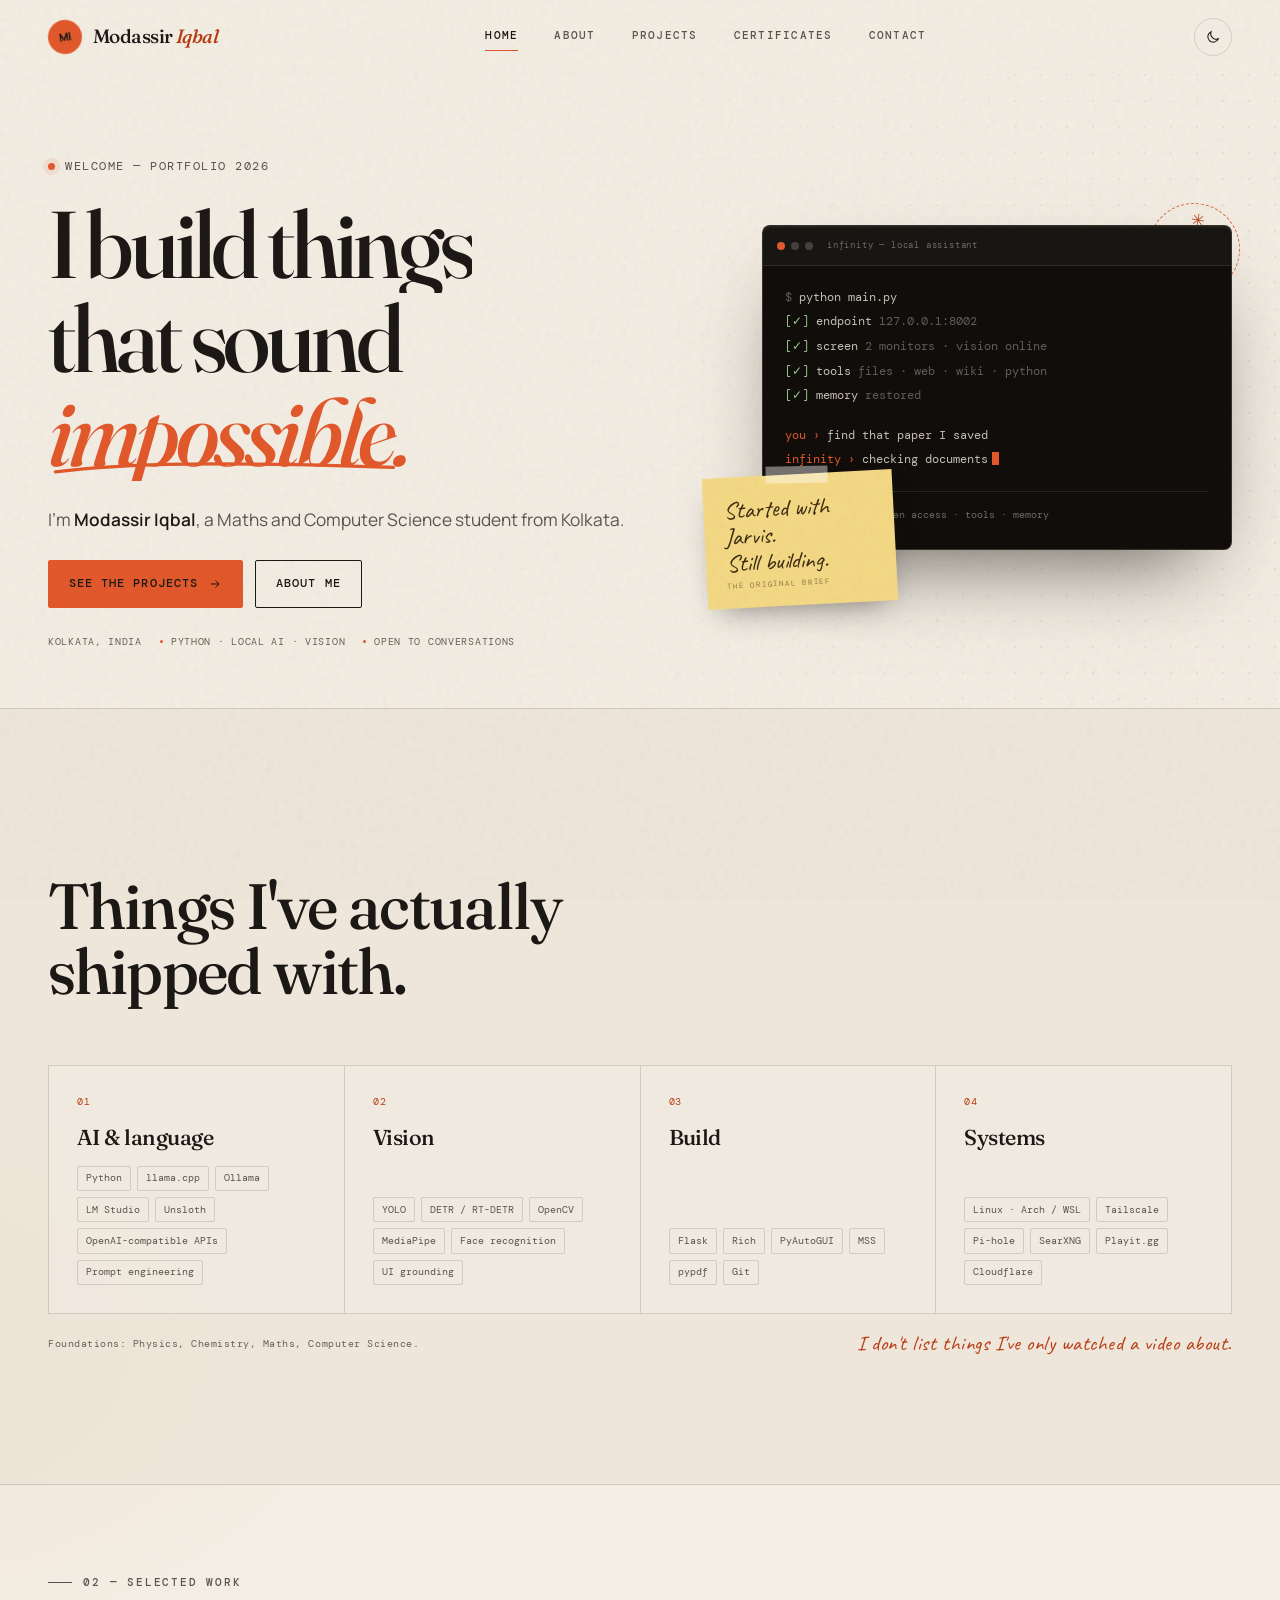
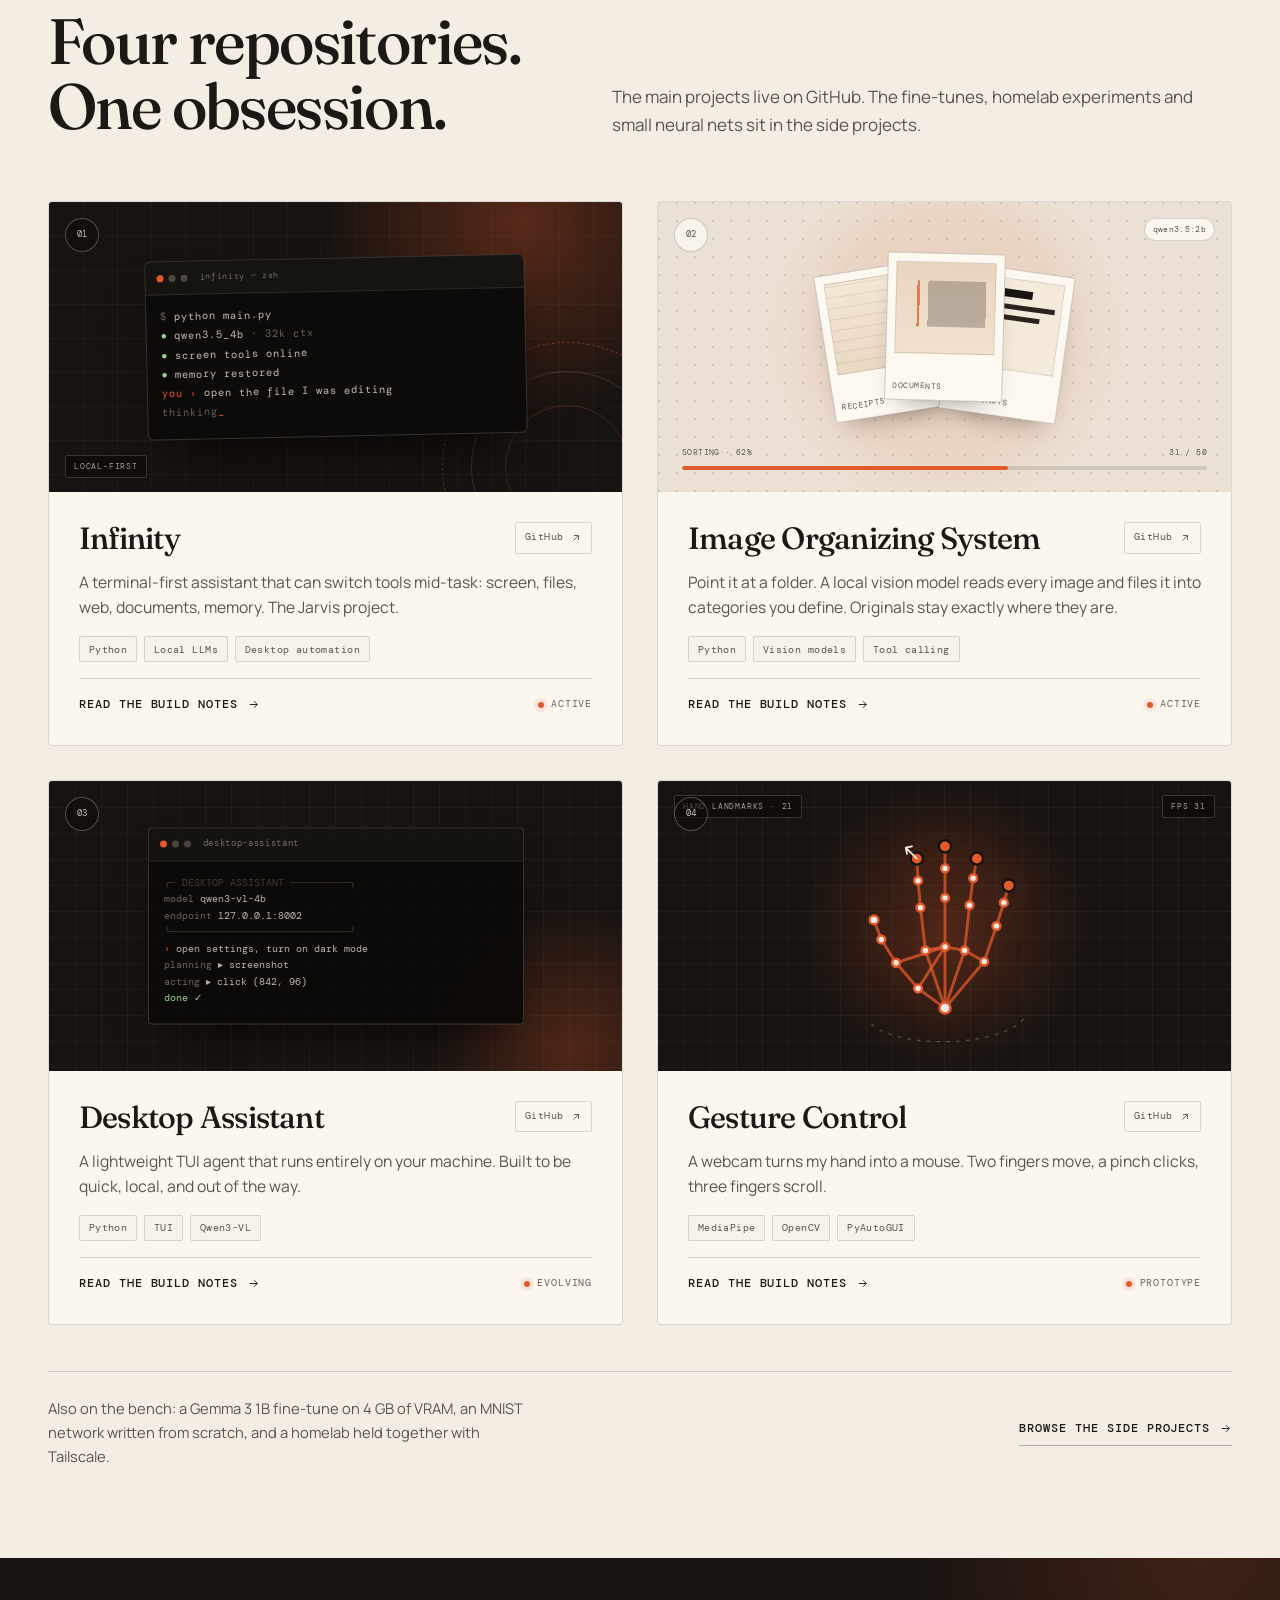
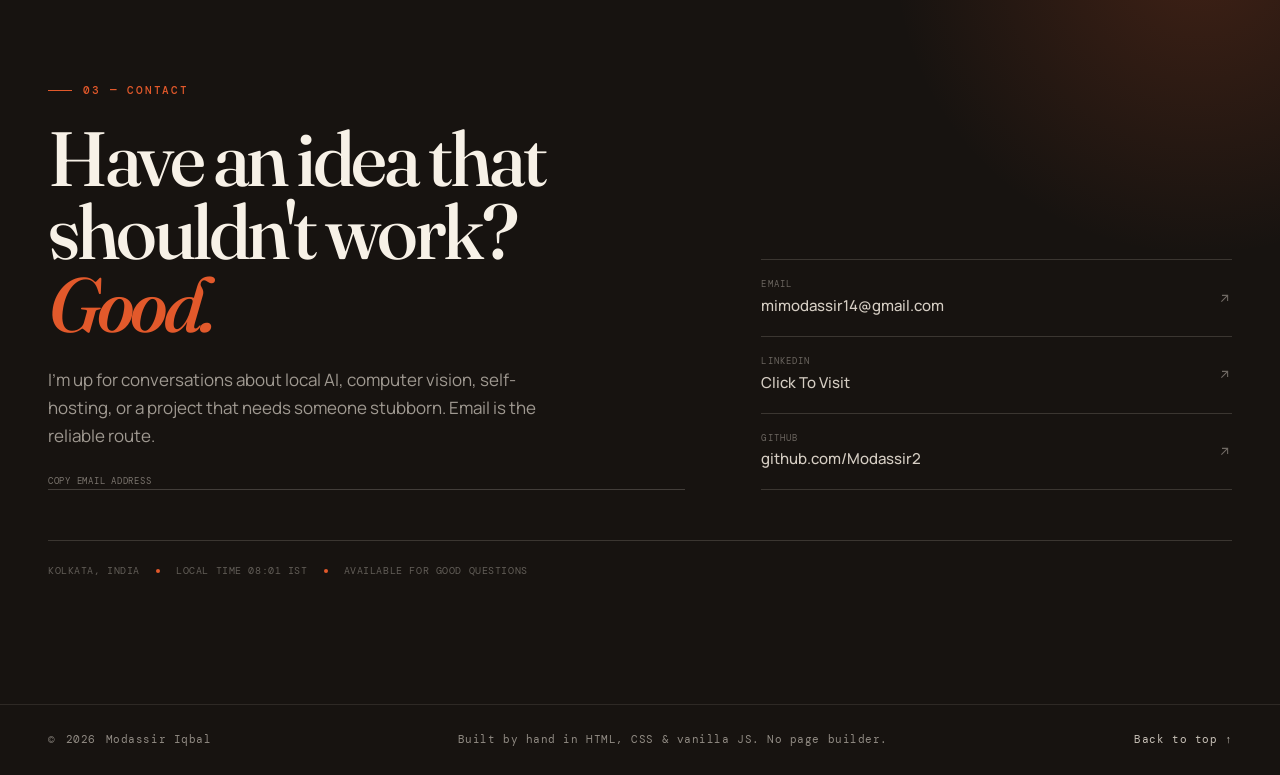
<file: index.html>
<!DOCTYPE html>
<html lang="en">
<head>
  <meta charset="utf-8">
  <meta name="viewport" content="width=device-width, initial-scale=1">
  <title>Modassir Iqbal — local AI, vision &amp; impossible ideas</title>
  <meta name="description" content="Portfolio of Modassir Iqbal, a student from Kolkata building local AI assistants, computer vision tools, and self-hosted systems. Plus certificates, runs, and long rides.">
  <meta name="theme-color" content="#f3ede3">
  <link rel="icon" href="assets/img/favicon.svg" type="image/svg+xml">
  <link rel="preconnect" href="https://fonts.googleapis.com">
  <link rel="preconnect" href="https://fonts.gstatic.com" crossorigin>
  <link href="https://fonts.googleapis.com/css2?family=Caveat:wght@500;600&amp;family=DM+Mono:wght@400;500&amp;family=Fraunces:ital,opsz,wght@0,9..144,300..900;1,9..144,300..900&amp;family=Manrope:wght@400;500;600;700&amp;display=swap" rel="stylesheet">
  <link rel="stylesheet" href="assets/css/style.css">
  <link rel="stylesheet" href="assets/css/components.css">
  <link rel="stylesheet" href="assets/css/pages.css">
  <script>
    (function () {
      try {
        var theme = localStorage.getItem("mi-theme");
        if (theme === "dark") document.documentElement.dataset.theme = "dark";
      } catch (error) {}
      document.documentElement.classList.add("js");
    })();
  </script>
</head>
<body>
  <a class="skip-link" href="#main">Skip to content</a>
  <div class="progress" aria-hidden="true"><span></span></div>

  <header class="site-header" data-header>
    <div class="wrap header-inner">
      <a class="brand" href="index.html" aria-label="MI Modassir Iqbal — home">
        <span class="brand-mark" aria-hidden="true">MI</span>
        <span class="brand-text">Modassir <em>Iqbal</em></span>
      </a>

      <nav class="nav" id="nav" aria-label="Primary">
        <a href="index.html" aria-current="page">Home</a>
        <a href="about.html">About</a>
        <a href="projects.html">Projects</a>
        <a href="certificates.html">Certificates</a>
        <a href="#contact">Contact</a>
      </nav>

      <div class="header-tools">
        <button class="theme-toggle" type="button" data-theme-toggle aria-label="Switch to dark theme">
          <svg class="icon-moon" viewBox="0 0 24 24" fill="none" stroke="currentColor" stroke-width="1.6" aria-hidden="true">
            <path d="M20 14.7A8.2 8.2 0 0 1 9.3 4a8.2 8.2 0 1 0 10.7 10.7Z"/>
          </svg>
          <svg class="icon-sun" viewBox="0 0 24 24" fill="none" stroke="currentColor" stroke-width="1.6" aria-hidden="true">
            <circle cx="12" cy="12" r="4"/>
            <path d="M12 2v2M12 20v2M4.9 4.9l1.4 1.4M17.7 17.7l1.4 1.4M2 12h2M20 12h2M4.9 19.1l1.4-1.4M17.7 6.3l1.4-1.4"/>
          </svg>
        </button>
        <button class="menu-toggle" type="button" data-menu-toggle aria-label="Open menu" aria-expanded="false" aria-controls="nav">
          <span></span><span></span>
        </button>
      </div>
    </div>
  </header>

  <main id="main">
    <section class="hero">
      <div class="wrap">
        <div class="hero-grid">
          <div class="hero-copy">
            <p class="eyebrow reveal"><span class="dot"></span> Welcome — Portfolio 2026</p>

            <h1 class="display hero-title">
              <span class="line"><span>I build things</span></span>
              <span class="line"><span>that sound</span></span>
              <span class="line"><span><em>impossible.<svg class="scribble" viewBox="0 0 300 20" preserveAspectRatio="none" aria-hidden="true"><path d="M3 14C65 6 148 5 297 10"/></svg></em></span></span>
            </h1>

            <p class="hero-lede">
              I'm <strong>Modassir Iqbal</strong>, a Maths and Computer Science student from Kolkata.
            </p>

            <div class="hero-actions">
              <a class="btn btn--primary" href="projects.html">
                See the projects
                <svg viewBox="0 0 24 24" fill="none" stroke="currentColor" stroke-width="1.7" aria-hidden="true"><path d="M5 12h14M13 6l6 6-6 6"/></svg>
              </a>
              <a class="btn" href="about.html">About Me</a>
            </div>

            <div class="hero-meta">
              <span>Kolkata, India</span>
              <span>Python · Local AI · Vision</span>
              <span>Open to conversations</span>
            </div>
          </div>

          <aside class="hero-aside" aria-label="Current setup">
            <div class="hero-stamp" aria-hidden="true">Kolkata<br>22.57° N<br>88.36° E</div>

            <div class="terminal-card">
              <div class="terminal-top" aria-hidden="true">
                <i></i><i></i><i></i><span>infinity — local assistant</span>
              </div>
              <div class="terminal-body">
                <p><span class="t-dim">$</span> python main.py</p>
                <p><span class="t-ok">[✓]</span> endpoint <span class="t-dim">127.0.0.1:8002</span></p>
                <p><span class="t-ok">[✓]</span> screen <span class="t-dim">2 monitors · vision online</span></p>
                <p><span class="t-ok">[✓]</span> tools <span class="t-dim">files · web · wiki · python</span></p>
                <p><span class="t-ok">[✓]</span> memory <span class="t-dim">restored</span></p>
                <p class="t-gap" aria-hidden="true">&nbsp;</p>
                <p><span class="t-accent">you ›</span> find that paper I saved</p>
                <p><span class="t-accent">infinity ›</span> checking documents<span class="t-cursor" aria-hidden="true"></span></p>
                <div class="terminal-note">local model · screen access · tools · memory</div>
              </div>
            </div>

            <div class="sticky-note">
              Started with Jarvis.<br>Still building.
              <span>the original brief</span>
            </div>
          </aside>
        </div>

    </section>

    <section class="section toolbox" id="toolbox">
      <div class="wrap">
        <div class="section-head">
          <p class="label" data-reveal>01 — Toolbox</p>
          <h2 data-reveal style="--delay: 0.05s">Things I've actually shipped with.</h2>
        </div>

        <div class="tool-grid">
          <article class="tool-group" data-reveal>
            <span class="tnum">01</span>
            <h3>AI &amp; language</h3>
            <ul>
              <li>Python</li>
              <li>llama.cpp</li>
              <li>Ollama</li>
              <li>LM Studio</li>
              <li>Unsloth</li>
              <li>OpenAI-compatible APIs</li>
              <li>Prompt engineering</li>
            </ul>
          </article>

          <article class="tool-group" data-reveal style="--delay: 0.05s">
            <span class="tnum">02</span>
            <h3>Vision</h3>
            <ul>
              <li>YOLO</li>
              <li>DETR / RT-DETR</li>
              <li>OpenCV</li>
              <li>MediaPipe</li>
              <li>Face recognition</li>
              <li>UI grounding</li>
            </ul>
          </article>

          <article class="tool-group" data-reveal style="--delay: 0.1s">
            <span class="tnum">03</span>
            <h3>Build</h3>
            <ul>
              <li>Flask</li>
              <li>Rich</li>
              <li>PyAutoGUI</li>
              <li>MSS</li>
              <li>pypdf</li>
              <li>Git</li>
            </ul>
          </article>

          <article class="tool-group" data-reveal style="--delay: 0.15s">
            <span class="tnum">04</span>
            <h3>Systems</h3>
            <ul>
              <li>Linux · Arch / WSL</li>
              <li>Tailscale</li>
              <li>Pi-hole</li>
              <li>SearXNG</li>
              <li>Playit.gg</li>
              <li>Cloudflare</li>
            </ul>
          </article>
        </div>

        <div class="tool-note" data-reveal>
          <span>Foundations: Physics, Chemistry, Maths, Computer Science.</span>
          <span class="hand">I don't list things I've only watched a video about.</span>
        </div>
      </div>
    </section>

    <section class="section section--tight" id="selected">
      <div class="wrap">
        <div class="section-head section-head--row">
          <div class="head-copy">
            <p class="label" data-reveal>02 — Selected work</p>
            <h2 data-reveal style="--delay: 0.05s">Four repositories. One obsession.</h2>
          </div>
          <p data-reveal style="--delay: 0.1s">
            The main projects live on GitHub. The fine-tunes, homelab experiments and small neural nets
            sit in the side projects.
          </p>
        </div>

        <div class="work-grid">
          <article class="work-card" data-reveal>
            <a class="work-visual" href="projects/infinity.html" tabindex="-1" aria-hidden="true">
              <span class="work-index">01</span>
              <div class="pvisual pvisual--infinity" aria-hidden="true">
                <div class="viz-ring"></div>
                <div class="viz-term">
                  <div class="viz-bar"><i></i><i></i><i></i><span>infinity — zsh</span></div>
                  <div class="viz-term-body">
                    <p><span class="dim">$</span> python main.py</p>
                    <p><span class="ok">●</span> qwen3.5_4b <span class="dim">· 32k ctx</span></p>
                    <p><span class="ok">●</span> screen tools online</p>
                    <p><span class="ok">●</span> memory restored</p>
                    <p><span class="accent">you ›</span> open the file I was editing</p>
                    <p class="dim">thinking<span class="blink">_</span></p>
                  </div>
                </div>
                <span class="viz-tag">local-first</span>
              </div>
            </a>
            <div class="work-body">
              <div class="work-head">
                <h3><a href="projects/infinity.html">Infinity</a></h3>
                <a class="gh-link" href="https://github.com/Modassir2/Infinity" target="_blank" rel="noopener noreferrer">
                  GitHub
                  <svg viewBox="0 0 24 24" fill="none" stroke="currentColor" stroke-width="1.8" aria-hidden="true"><path d="M7 17 17 7M8 7h9v9"/></svg>
                </a>
              </div>
              <p class="work-tagline">
                A terminal-first assistant that can switch tools mid-task: screen, files, web, documents, memory.
                The Jarvis project.
              </p>
              <div class="tags">
                <span class="tag">Python</span>
                <span class="tag">Local LLMs</span>
                <span class="tag">Desktop automation</span>
              </div>
              <div class="work-foot">
                <a class="link-arrow" href="projects/infinity.html">
                  Read the build notes
                  <svg viewBox="0 0 24 24" fill="none" stroke="currentColor" stroke-width="1.7" aria-hidden="true"><path d="M5 12h14M13 6l6 6-6 6"/></svg>
                </a>
                <span class="status">Active</span>
              </div>
            </div>
          </article>

          <article class="work-card" data-reveal style="--delay: 0.06s">
            <a class="work-visual" href="projects/image-organizing-system.html" tabindex="-1" aria-hidden="true">
              <span class="work-index work-index--light">02</span>
              <div class="pvisual pvisual--sorter" aria-hidden="true">
                <span class="sort-chip">qwen3.5:2b</span>
                <div class="sort-stack">
                  <div class="sort-card"><span class="sort-label">receipts</span></div>
                  <div class="sort-card"><span class="sort-label">documents</span></div>
                  <div class="sort-card"><span class="sort-label">screenshots</span></div>
                </div>
                <div class="sort-progress">
                  <p><span>sorting · 62%</span><span>31 / 50</span></p>
                  <div class="bar"><span></span></div>
                </div>
              </div>
            </a>
            <div class="work-body">
              <div class="work-head">
                <h3><a href="projects/image-organizing-system.html">Image Organizing System</a></h3>
                <a class="gh-link" href="https://github.com/Modassir2/image-organizing-system" target="_blank" rel="noopener noreferrer">
                  GitHub
                  <svg viewBox="0 0 24 24" fill="none" stroke="currentColor" stroke-width="1.8" aria-hidden="true"><path d="M7 17 17 7M8 7h9v9"/></svg>
                </a>
              </div>
              <p class="work-tagline">
                Point it at a folder. A local vision model reads every image and files it into categories
                you define. Originals stay exactly where they are.
              </p>
              <div class="tags">
                <span class="tag">Python</span>
                <span class="tag">Vision models</span>
                <span class="tag">Tool calling</span>
              </div>
              <div class="work-foot">
                <a class="link-arrow" href="projects/image-organizing-system.html">
                  Read the build notes
                  <svg viewBox="0 0 24 24" fill="none" stroke="currentColor" stroke-width="1.7" aria-hidden="true"><path d="M5 12h14M13 6l6 6-6 6"/></svg>
                </a>
                <span class="status">Active</span>
              </div>
            </div>
          </article>

          <article class="work-card" data-reveal>
            <a class="work-visual" href="projects/desktop-assistant.html" tabindex="-1" aria-hidden="true">
              <span class="work-index">03</span>
              <div class="pvisual pvisual--dark pvisual--desktop" aria-hidden="true">
                <div class="tui">
                  <div class="viz-bar"><i></i><i></i><i></i><span>desktop-assistant</span></div>
                  <div class="tui-inner">
                    <p class="rule">╭─ DESKTOP ASSISTANT ──────────╮</p>
                    <p><span class="key">model</span>     qwen3-vl-4b</p>
                    <p><span class="key">endpoint</span>  127.0.0.1:8002</p>
                    <p class="rule">╰──────────────────────────────╯</p>
                    <p><span class="accent">›</span> open settings, turn on dark mode</p>
                    <p><span class="key">planning</span>  ▸ screenshot</p>
                    <p><span class="key">acting</span>    ▸ click (842, 96)</p>
                    <p><span class="go">done</span>      ✓</p>
                  </div>
                </div>
              </div>
            </a>
            <div class="work-body">
              <div class="work-head">
                <h3><a href="projects/desktop-assistant.html">Desktop Assistant</a></h3>
                <a class="gh-link" href="https://github.com/Modassir2/desktop-assistant" target="_blank" rel="noopener noreferrer">
                  GitHub
                  <svg viewBox="0 0 24 24" fill="none" stroke="currentColor" stroke-width="1.8" aria-hidden="true"><path d="M7 17 17 7M8 7h9v9"/></svg>
                </a>
              </div>
              <p class="work-tagline">
                A lightweight TUI agent that runs entirely on your machine. Built to be quick, local,
                and out of the way.
              </p>
              <div class="tags">
                <span class="tag">Python</span>
                <span class="tag">TUI</span>
                <span class="tag">Qwen3-VL</span>
              </div>
              <div class="work-foot">
                <a class="link-arrow" href="projects/desktop-assistant.html">
                  Read the build notes
                  <svg viewBox="0 0 24 24" fill="none" stroke="currentColor" stroke-width="1.7" aria-hidden="true"><path d="M5 12h14M13 6l6 6-6 6"/></svg>
                </a>
                <span class="status">Evolving</span>
              </div>
            </div>
          </article>

          <article class="work-card" data-reveal style="--delay: 0.06s">
            <a class="work-visual" href="projects/gesture-control.html" tabindex="-1" aria-hidden="true">
              <span class="work-index">04</span>
              <div class="pvisual pvisual--dark pvisual--gesture" aria-hidden="true">
                <span class="viz-tag">hand landmarks · 21</span>
                <span class="viz-tag">fps 31</span>
                <svg class="hand-svg" viewBox="0 0 200 210" aria-hidden="true">
                  <path class="trail" d="M40 185C60 205 145 205 165 180"/>
                  <g class="bones">
                    <path d="M100 172 78 156 60 135 48 116 42 100"/>
                    <path d="M100 172 84 125 80 90 78 68 77 50"/>
                    <path d="M100 172 100 122 100 82 100 58 100 40"/>
                    <path d="M100 172 116 125 120 88 123 66 126 50"/>
                    <path d="M100 172 132 134 142 105 148 86 152 72"/>
                    <path d="M84 125 100 122 116 125 132 134"/>
                    <path d="M78 156 100 122"/>
                    <path d="M60 135 100 122"/>
                  </g>
                  <g class="joints">
                    <circle cx="100" cy="172" r="4.5"/>
                    <circle cx="78" cy="156" r="3.2"/><circle cx="60" cy="135" r="3.2"/><circle cx="48" cy="116" r="3.2"/><circle cx="42" cy="100" r="3.6"/>
                    <circle cx="84" cy="125" r="3.2"/><circle cx="80" cy="90" r="3.2"/><circle cx="78" cy="68" r="3.2"/><circle cx="77" cy="50" r="3.6"/>
                    <circle cx="100" cy="122" r="3.2"/><circle cx="100" cy="82" r="3.2"/><circle cx="100" cy="58" r="3.2"/><circle cx="100" cy="40" r="3.6"/>
                    <circle cx="116" cy="125" r="3.2"/><circle cx="120" cy="88" r="3.2"/><circle cx="123" cy="66" r="3.2"/><circle cx="126" cy="50" r="3.6"/>
                    <circle cx="132" cy="134" r="3.2"/><circle cx="142" cy="105" r="3.2"/><circle cx="148" cy="86" r="3.2"/><circle cx="152" cy="72" r="3.6"/>
                  </g>
                  <circle class="tip" cx="77" cy="50" r="5"/><circle class="tip" cx="100" cy="40" r="5"/><circle class="tip" cx="126" cy="50" r="5"/><circle class="tip" cx="152" cy="72" r="5"/>
                  <path d="M77 50l-9-9m0 0 5-1m-5 1 1 5" fill="none" stroke="#f4ece1" stroke-width="1.5" stroke-linecap="round"/>
                </svg>
              </div>
            </a>
            <div class="work-body">
              <div class="work-head">
                <h3><a href="projects/gesture-control.html">Gesture Control</a></h3>
                <a class="gh-link" href="https://github.com/Modassir2/Gesture-Control" target="_blank" rel="noopener noreferrer">
                  GitHub
                  <svg viewBox="0 0 24 24" fill="none" stroke="currentColor" stroke-width="1.8" aria-hidden="true"><path d="M7 17 17 7M8 7h9v9"/></svg>
                </a>
              </div>
              <p class="work-tagline">
                A webcam turns my hand into a mouse. Two fingers move, a pinch clicks,
                three fingers scroll.
              </p>
              <div class="tags">
                <span class="tag">MediaPipe</span>
                <span class="tag">OpenCV</span>
                <span class="tag">PyAutoGUI</span>
              </div>
              <div class="work-foot">
                <a class="link-arrow" href="projects/gesture-control.html">
                  Read the build notes
                  <svg viewBox="0 0 24 24" fill="none" stroke="currentColor" stroke-width="1.7" aria-hidden="true"><path d="M5 12h14M13 6l6 6-6 6"/></svg>
                </a>
                <span class="status">Prototype</span>
              </div>
            </div>
          </article>
        </div>

        <div class="section-foot" data-reveal>
          <p>
            Also on the bench: a Gemma 3 1B fine-tune on 4 GB of VRAM, an MNIST network written from scratch,
            and a homelab held together with Tailscale.
          </p>
          <a class="link-arrow" href="projects.html#side">
            Browse the side projects
            <svg viewBox="0 0 24 24" fill="none" stroke="currentColor" stroke-width="1.7" aria-hidden="true"><path d="M5 12h14M13 6l6 6-6 6"/></svg>
          </a>
        </div>
      </div>
    </section>
    <section class="contact-band" id="contact">
      <div class="wrap">
        <div class="contact-grid">
          <div class="contact-copy">
            <p class="label">03 — Contact</p>
            <h2 class="display">Have an idea that shouldn't work? <em>Good.</em></h2>
            <p>
              I'm up for conversations about local AI, computer vision, self-hosting, or a project
              that needs someone stubborn. Email is the reliable route.
            </p>
            <button class="copy-email" type="button" data-copy="mimodassir14@gmail.com">copy email address</button>
          </div>

          <div class="contact-links">
            <a class="contact-link" href="mailto:mimodassir14@gmail.com">
              <span>
                <small>Email</small>
                <strong>mimodassir14@gmail.com</strong>
              </span>
              <svg viewBox="0 0 24 24" fill="none" stroke="currentColor" stroke-width="1.7" aria-hidden="true"><path d="M7 17 17 7M8 7h9v9"/></svg>
            </a>
            <a class="contact-link" href="https://www.linkedin.com/in/modassir-iqbal-2b6192394/" target="_blank" rel="noopener noreferrer">
              <span>
                <small>LinkedIn</small>
                <strong>Click To Visit</strong>
              </span>
              <svg viewBox="0 0 24 24" fill="none" stroke="currentColor" stroke-width="1.7" aria-hidden="true"><path d="M7 17 17 7M8 7h9v9"/></svg>
            </a>
            <a class="contact-link" href="https://github.com/Modassir2" target="_blank" rel="noopener noreferrer">
              <span>
                <small>GitHub</small>
                <strong>github.com/Modassir2</strong>
              </span>
              <svg viewBox="0 0 24 24" fill="none" stroke="currentColor" stroke-width="1.7" aria-hidden="true"><path d="M7 17 17 7M8 7h9v9"/></svg>
            </a>
          </div>
        </div>

        <div class="contact-foot">
          <span>Kolkata, India</span>
          <span class="dot" aria-hidden="true"></span>
          <span>Local time <span data-clock>—</span></span>
          <span class="dot" aria-hidden="true"></span>
          <span>Available for good questions</span>
        </div>
      </div>
    </section>
  </main>

  <footer class="site-footer">
    <div class="wrap footer-inner">
      <p>© <span data-year>2026</span> Modassir Iqbal</p>
      <p>Built by hand in HTML, CSS &amp; vanilla JS. No page builder.</p>
      <p><a href="#main">Back to top ↑</a></p>
    </div>
  </footer>

  <script src="assets/js/main.js"></script>
</body>
</html>
</file>
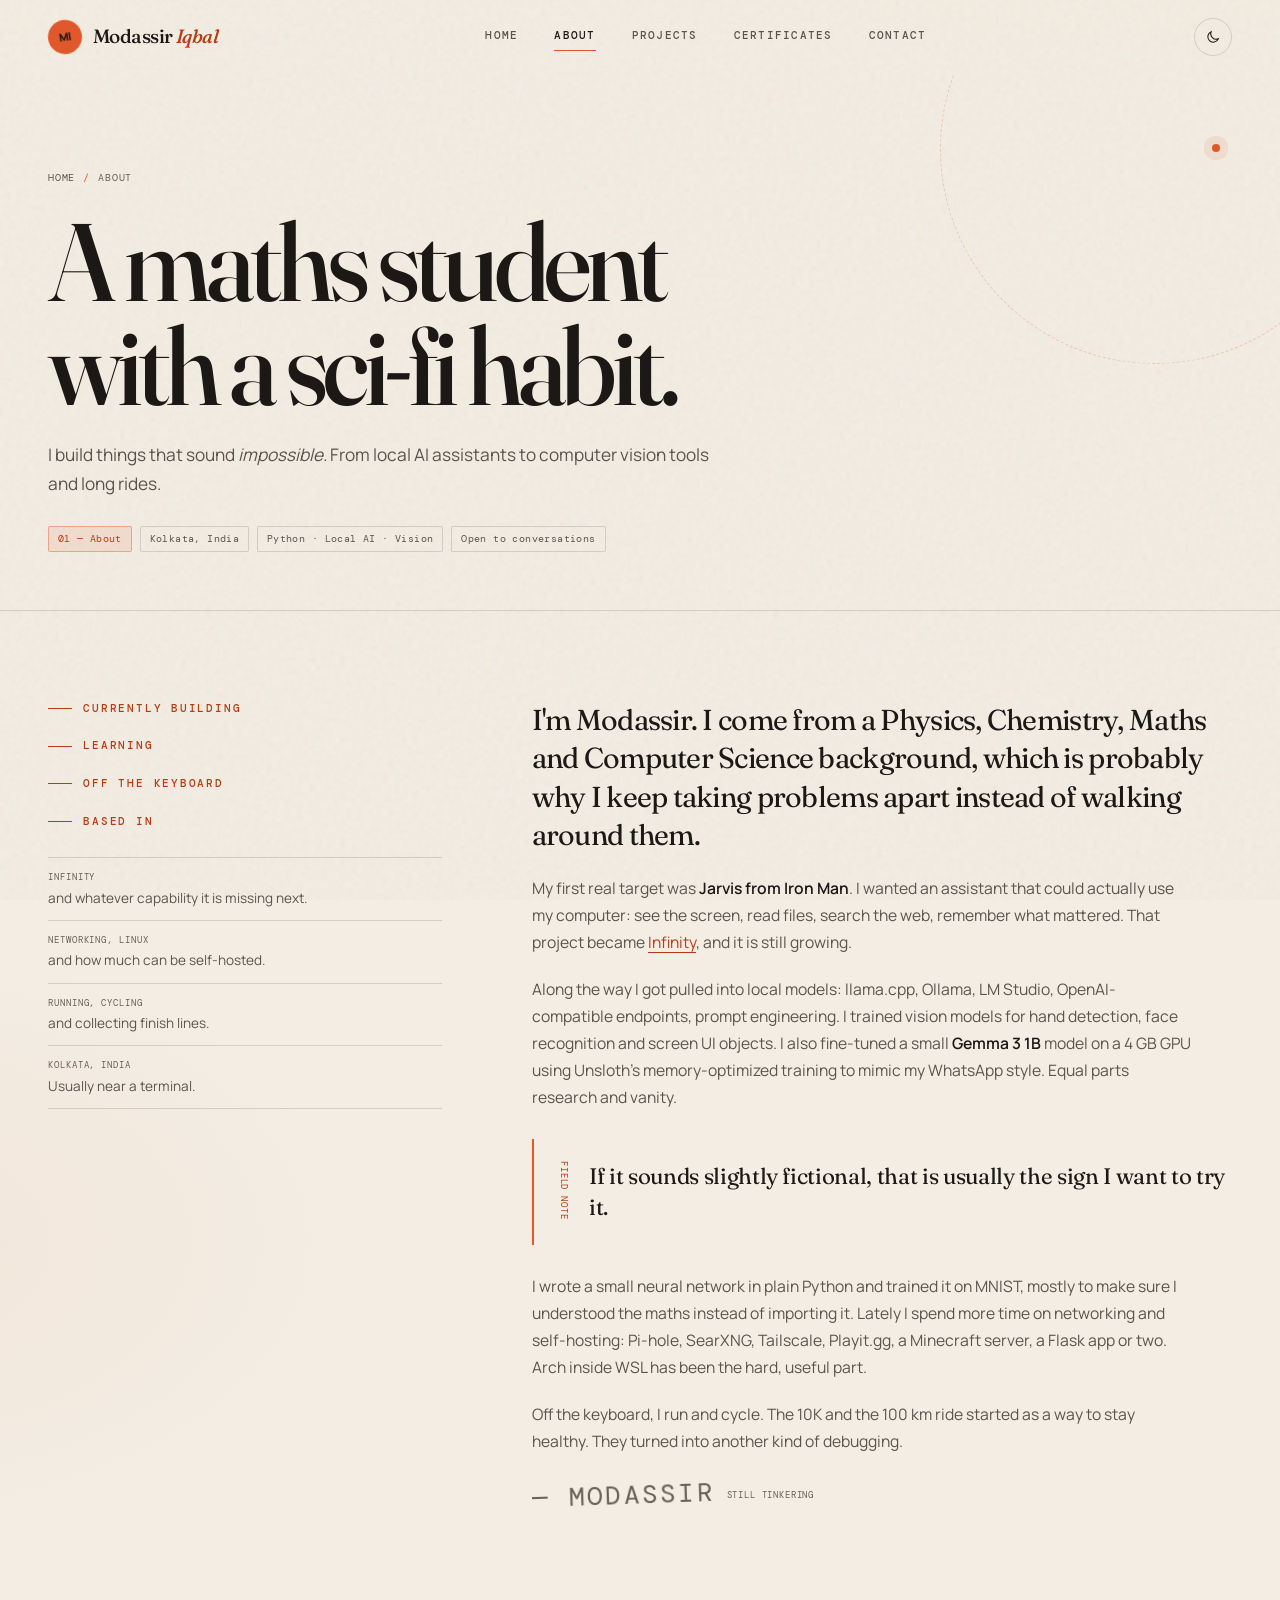
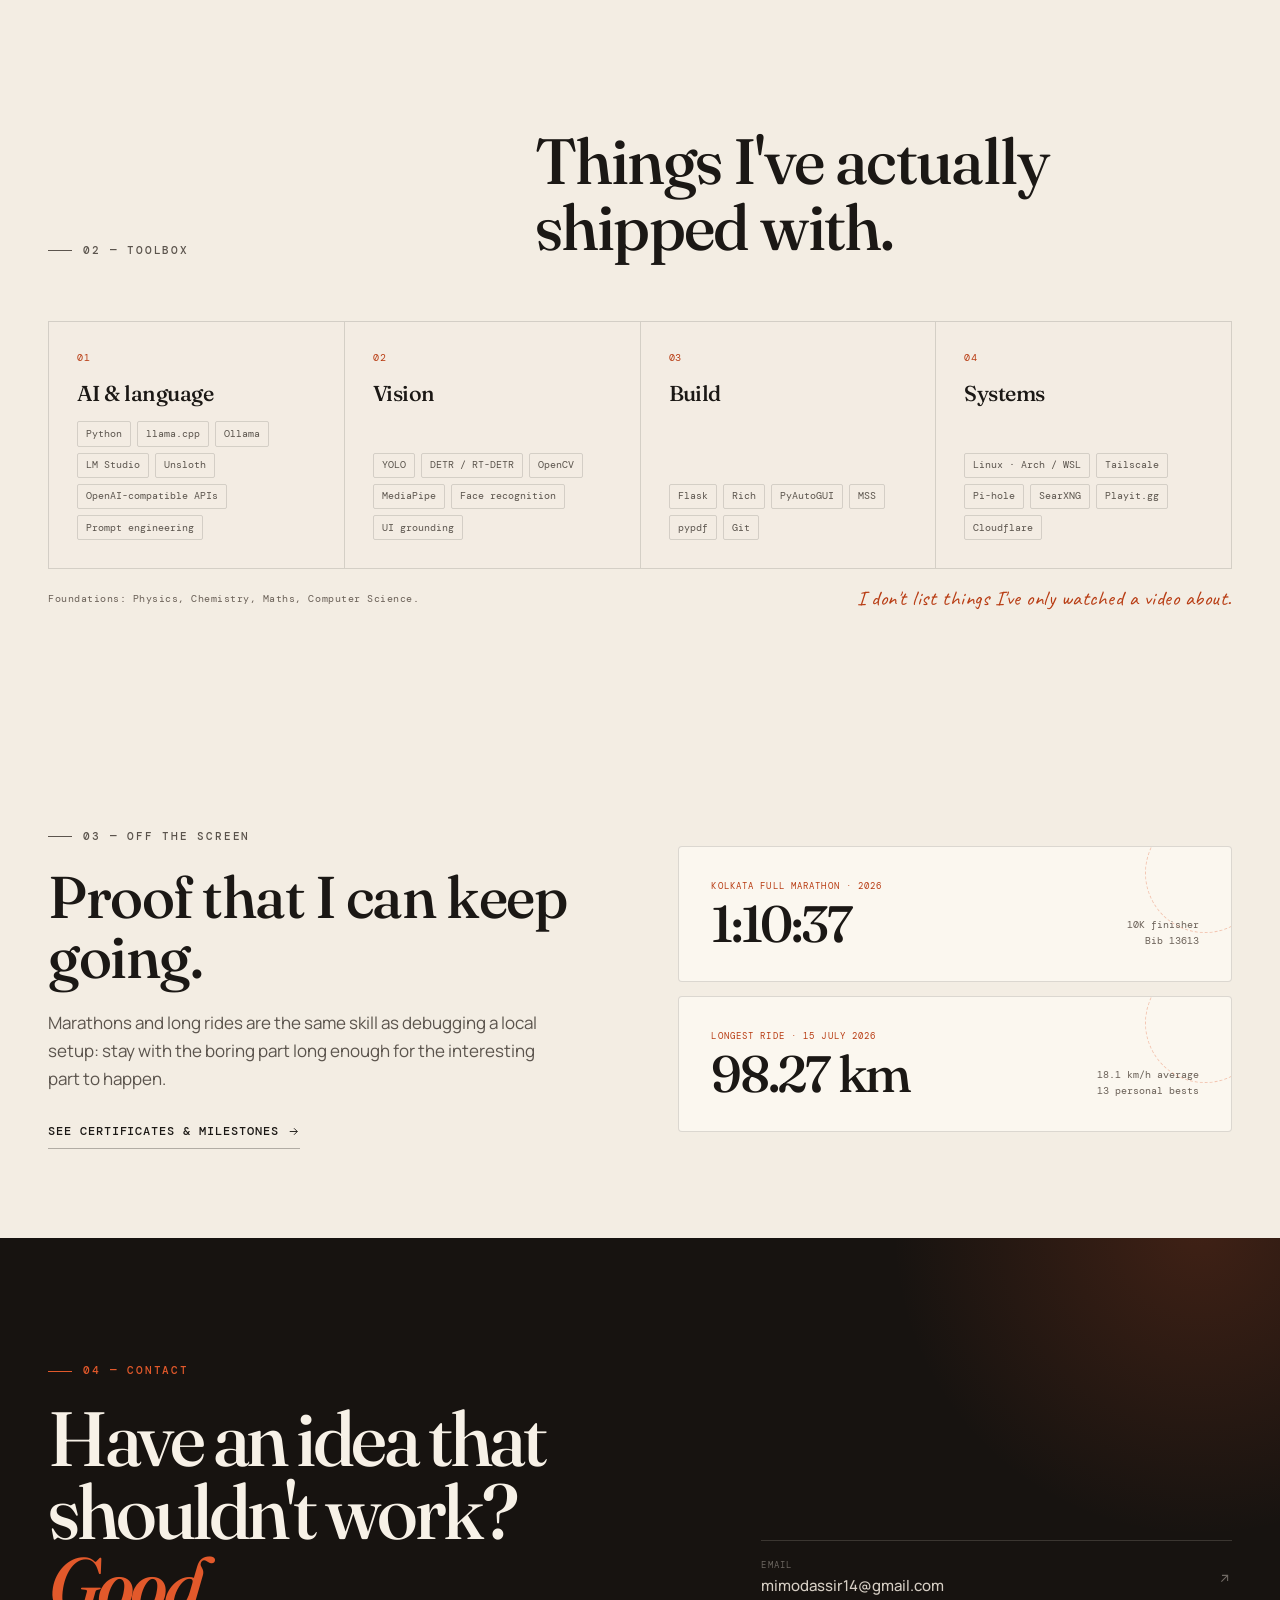
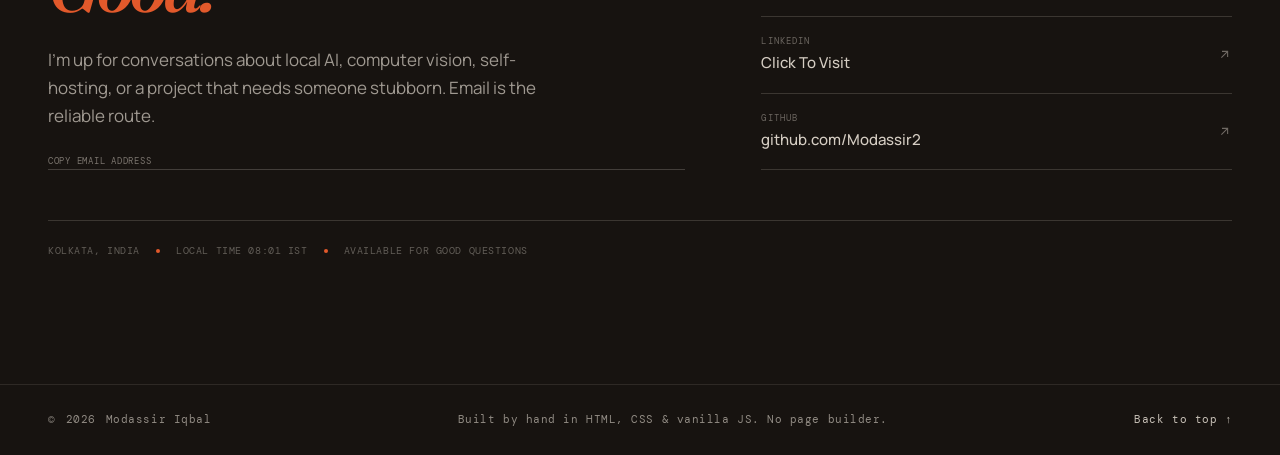
<file: about.html>
<!DOCTYPE html>
<html lang="en">
<head>
  <meta charset="utf-8">
  <meta name="viewport" content="width=device-width, initial-scale=1">
  <title>About — Modassir Iqbal</title>
  <meta name="description" content="About Modassir Iqbal: a maths student from Kolkata building local AI assistants, computer vision tools, and self-hosted systems.">
  <meta name="theme-color" content="#f3ede3">
  <link rel="icon" href="assets/img/favicon.svg" type="image/svg+xml">
  <link rel="preconnect" href="https://fonts.googleapis.com">
  <link rel="preconnect" href="https://fonts.gstatic.com" crossorigin>
  <link href="https://fonts.googleapis.com/css2?family=Caveat:wght@500;600&amp;family=DM+Mono:wght@400;500&amp;family=Fraunces:ital,opsz,wght@0,9..144,300..900;1,9..144,300..900&amp;family=Manrope:wght@400;500;600;700&amp;display=swap" rel="stylesheet">
  <link rel="stylesheet" href="assets/css/style.css">
  <link rel="stylesheet" href="assets/css/components.css">
  <link rel="stylesheet" href="assets/css/pages.css">
  <script>
    (function () {
      try {
        var theme = localStorage.getItem("mi-theme");
        if (theme === "dark") document.documentElement.dataset.theme = "dark";
      } catch (error) {}
      document.documentElement.classList.add("js");
    })();
  </script>
</head>
<body>
  <a class="skip-link" href="#main">Skip to content</a>
  <div class="progress" aria-hidden="true"><span></span></div>

  <header class="site-header" data-header>
    <div class="wrap header-inner">
      <a class="brand" href="index.html" aria-label="MI Modassir Iqbal — home">
        <span class="brand-mark" aria-hidden="true">MI</span>
        <span class="brand-text">Modassir <em>Iqbal</em></span>
      </a>

      <nav class="nav" id="nav" aria-label="Primary">
        <a href="index.html">Home</a>
        <a href="about.html" aria-current="page">About</a>
        <a href="projects.html">Projects</a>
        <a href="certificates.html">Certificates</a>
        <a href="index.html#contact">Contact</a>
      </nav>

      <div class="header-tools">
        <button class="theme-toggle" type="button" data-theme-toggle aria-label="Switch to dark theme">
          <svg class="icon-moon" viewBox="0 0 24 24" fill="none" stroke="currentColor" stroke-width="1.6" aria-hidden="true">
            <path d="M20 14.7A8.2 8.2 0 0 1 9.3 4a8.2 8.2 0 1 0 10.7 10.7Z"/>
          </svg>
          <svg class="icon-sun" viewBox="0 0 24 24" fill="none" stroke="currentColor" stroke-width="1.6" aria-hidden="true">
            <circle cx="12" cy="12" r="4"/>
            <path d="M12 2v2M12 20v2M4.9 4.9l1.4 1.4M17.7 17.7l1.4 1.4M2 12h2M20 12h2M4.9 19.1l1.4-1.4M17.7 6.3l1.4-1.4"/>
          </svg>
        </button>
        <button class="menu-toggle" type="button" data-menu-toggle aria-label="Open menu" aria-expanded="false" aria-controls="nav">
          <span></span><span></span>
        </button>
      </div>
    </div>
  </header>

  <main id="main">
    <section class="page-hero">
      <div class="wrap">
        <p class="breadcrumb" data-reveal><a href="index.html">Home</a> <span>/</span> About</p>
        <h1 class="display" data-reveal style="--delay: 0.05s">A maths student with a sci-fi habit.</h1>
        <p class="page-lede" data-reveal style="--delay: 0.1s">
          I build things that sound <em>impossible.</em> From local AI assistants to computer vision tools and long rides.
        </p>
        <div class="page-meta" data-reveal style="--delay: 0.15s">
          <span class="tag tag--accent">01 — About</span>
          <span class="tag">Kolkata, India</span>
          <span class="tag">Python · Local AI · Vision</span>
          <span class="tag">Open to conversations</span>
        </div>
      </div>
    </section>

    <section class="section section--tight" id="about-content">
      <div class="wrap intro-grid">
        <div class="intro-head">
          <p class="label" data-reveal>Currently building</p>
          <p class="label" data-reveal style="--delay: 0.05s">Learning</p>
          <p class="label" data-reveal style="--delay: 0.1s">Off the keyboard</p>
          <p class="label" data-reveal style="--delay: 0.15s">Based in</p>

          <dl class="intro-now">
            <div>
              <dt>Infinity</dt>
              <dd>and whatever capability it is missing next.</dd>
            </div>
            <div>
              <dt>Networking, Linux</dt>
              <dd>and how much can be self-hosted.</dd>
            </div>
            <div>
              <dt>Running, cycling</dt>
              <dd>and collecting finish lines.</dd>
            </div>
            <div>
              <dt>Kolkata, India</dt>
              <dd>Usually near a terminal.</dd>
            </div>
          </dl>
        </div>

        <div class="intro-body">
          <p class="lede" data-reveal>
            I'm Modassir. I come from a Physics, Chemistry, Maths and Computer Science background,
            which is probably why I keep taking problems apart instead of walking around them.
          </p>

          <p data-reveal>
            My first real target was <strong>Jarvis from Iron Man</strong>. I wanted an assistant that could
            actually use my computer: see the screen, read files, search the web, remember what mattered.
            That project became <a class="text-link" href="projects/infinity.html">Infinity</a>, and it is still growing.
          </p>

          <p data-reveal>
            Along the way I got pulled into local models: llama.cpp, Ollama, LM Studio, OpenAI-compatible
            endpoints, prompt engineering. I trained vision models for hand detection, face recognition and
            screen UI objects. I also fine-tuned a small <strong>Gemma 3 1B</strong> model on a 4 GB GPU using Unsloth's
            memory-optimized training to mimic my WhatsApp style. Equal parts research and vanity.
          </p>

          <div class="pull-quote" data-reveal>
            <span>Field note</span>
            <p>If it sounds slightly fictional, that is usually the sign I want to try it.</p>
          </div>

          <p data-reveal>
            I wrote a small neural network in plain Python and trained it on MNIST, mostly to make sure I
            understood the maths instead of importing it. Lately I spend more time on networking and
            self-hosting: Pi-hole, SearXNG, Tailscale, Playit.gg, a Minecraft server, a Flask app or two.
            Arch inside WSL has been the hard, useful part.
          </p>

          <p data-reveal>
            Off the keyboard, I run and cycle. The 10K and the 100 km ride started as a way to stay healthy.
            They turned into another kind of debugging.
          </p>

          <div class="signoff" data-reveal>
            <span class="hand">— Modassir</span>
            <span>still tinkering</span>
          </div>
        </div>
      </div>
    </section>

    <section class="section">
      <div class="wrap">
        <div class="section-head section-head--row">
          <p class="label" data-reveal>02 — Toolbox</p>
          <h2 data-reveal style="--delay: 0.05s">Things I've actually shipped with.</h2>
        </div>

        <div class="tool-grid">
          <article class="tool-group" data-reveal>
            <span class="tnum">01</span>
            <h3>AI &amp; language</h3>
            <ul>
              <li>Python</li>
              <li>llama.cpp</li>
              <li>Ollama</li>
              <li>LM Studio</li>
              <li>Unsloth</li>
              <li>OpenAI-compatible APIs</li>
              <li>Prompt engineering</li>
            </ul>
          </article>

          <article class="tool-group" data-reveal style="--delay: 0.05s">
            <span class="tnum">02</span>
            <h3>Vision</h3>
            <ul>
              <li>YOLO</li>
              <li>DETR / RT-DETR</li>
              <li>OpenCV</li>
              <li>MediaPipe</li>
              <li>Face recognition</li>
              <li>UI grounding</li>
            </ul>
          </article>

          <article class="tool-group" data-reveal style="--delay: 0.1s">
            <span class="tnum">03</span>
            <h3>Build</h3>
            <ul>
              <li>Flask</li>
              <li>Rich</li>
              <li>PyAutoGUI</li>
              <li>MSS</li>
              <li>pypdf</li>
              <li>Git</li>
            </ul>
          </article>

          <article class="tool-group" data-reveal style="--delay: 0.15s">
            <span class="tnum">04</span>
            <h3>Systems</h3>
            <ul>
              <li>Linux · Arch / WSL</li>
              <li>Tailscale</li>
              <li>Pi-hole</li>
              <li>SearXNG</li>
              <li>Playit.gg</li>
              <li>Cloudflare</li>
            </ul>
          </article>
        </div>

        <div class="tool-note" data-reveal>
          <span>Foundations: Physics, Chemistry, Maths, Computer Science.</span>
          <span class="hand">I don't list things I've only watched a video about.</span>
        </div>
      </div>
    </section>

    <section class="section section--tight" id="beyond">
      <div class="wrap beyond-grid">
        <div class="beyond-copy">
          <p class="label" data-reveal>03 — Off the screen</p>
          <h2 data-reveal style="--delay: 0.05s">Proof that I can keep going.</h2>
          <p data-reveal>
            Marathons and long rides are the same skill as debugging a local setup: stay with the boring
            part long enough for the interesting part to happen.
          </p>
          <div data-reveal>
            <a class="link-arrow" href="certificates.html">
              See certificates &amp; milestones
              <svg viewBox="0 0 24 24" fill="none" stroke="currentColor" stroke-width="1.7" aria-hidden="true"><path d="M5 12h14M13 6l6 6-6 6"/></svg>
            </a>
          </div>
        </div>

        <div class="race-stack">
          <div class="race-card" data-reveal>
            <span class="rlabel">Kolkata Full Marathon · 2026</span>
            <strong>1:10:37</strong>
            <p>10K finisher<br>Bib 13613</p>
            <a href="certificates.html#kolkata" aria-label="See the Kolkata 10K certificate"></a>
          </div>
          <div class="race-card" data-reveal style="--delay: 0.06s">
            <span class="rlabel">Longest ride · 15 July 2026</span>
            <strong>98.27 km</strong>
            <p>18.1 km/h average<br>13 personal bests</p>
            <a href="certificates.html#cycling" aria-label="See the 100K cycling milestone"></a>
          </div>
        </div>
      </div>
    </section>

    <section class="contact-band" id="contact">
      <div class="wrap">
        <div class="contact-grid">
          <div class="contact-copy">
            <p class="label">04 — Contact</p>
            <h2 class="display">Have an idea that shouldn't work? <em>Good.</em></h2>
            <p>
              I'm up for conversations about local AI, computer vision, self-hosting, or a project
              that needs someone stubborn. Email is the reliable route.
            </p>
            <button class="copy-email" type="button" data-copy="mimodassir14@gmail.com">copy email address</button>
          </div>

          <div class="contact-links">
            <a class="contact-link" href="mailto:mimodassir14@gmail.com">
              <span>
                <small>Email</small>
                <strong>mimodassir14@gmail.com</strong>
              </span>
              <svg viewBox="0 0 24 24" fill="none" stroke="currentColor" stroke-width="1.7" aria-hidden="true"><path d="M7 17 17 7M8 7h9v9"/></svg>
            </a>
            <a class="contact-link" href="https://www.linkedin.com/in/modassir-iqbal-2b6192394/" target="_blank" rel="noopener noreferrer">
              <span>
                <small>LinkedIn</small>
                <strong>Click To Visit</strong>
              </span>
              <svg viewBox="0 0 24 24" fill="none" stroke="currentColor" stroke-width="1.7" aria-hidden="true"><path d="M7 17 17 7M8 7h9v9"/></svg>
            </a>
            <a class="contact-link" href="https://github.com/Modassir2" target="_blank" rel="noopener noreferrer">
              <span>
                <small>GitHub</small>
                <strong>github.com/Modassir2</strong>
              </span>
              <svg viewBox="0 0 24 24" fill="none" stroke="currentColor" stroke-width="1.7" aria-hidden="true"><path d="M7 17 17 7M8 7h9v9"/></svg>
            </a>
          </div>
        </div>

        <div class="contact-foot">
          <span>Kolkata, India</span>
          <span class="dot" aria-hidden="true"></span>
          <span>Local time <span data-clock>—</span></span>
          <span class="dot" aria-hidden="true"></span>
          <span>Available for good questions</span>
        </div>
      </div>
    </section>
  </main>

  <footer class="site-footer">
    <div class="wrap footer-inner">
      <p>© <span data-year>2026</span> Modassir Iqbal</p>
      <p>Built by hand in HTML, CSS &amp; vanilla JS. No page builder.</p>
      <p><a href="#main">Back to top ↑</a></p>
    </div>
  </footer>

  <script src="assets/js/main.js"></script>
</body>
</html>
</file>
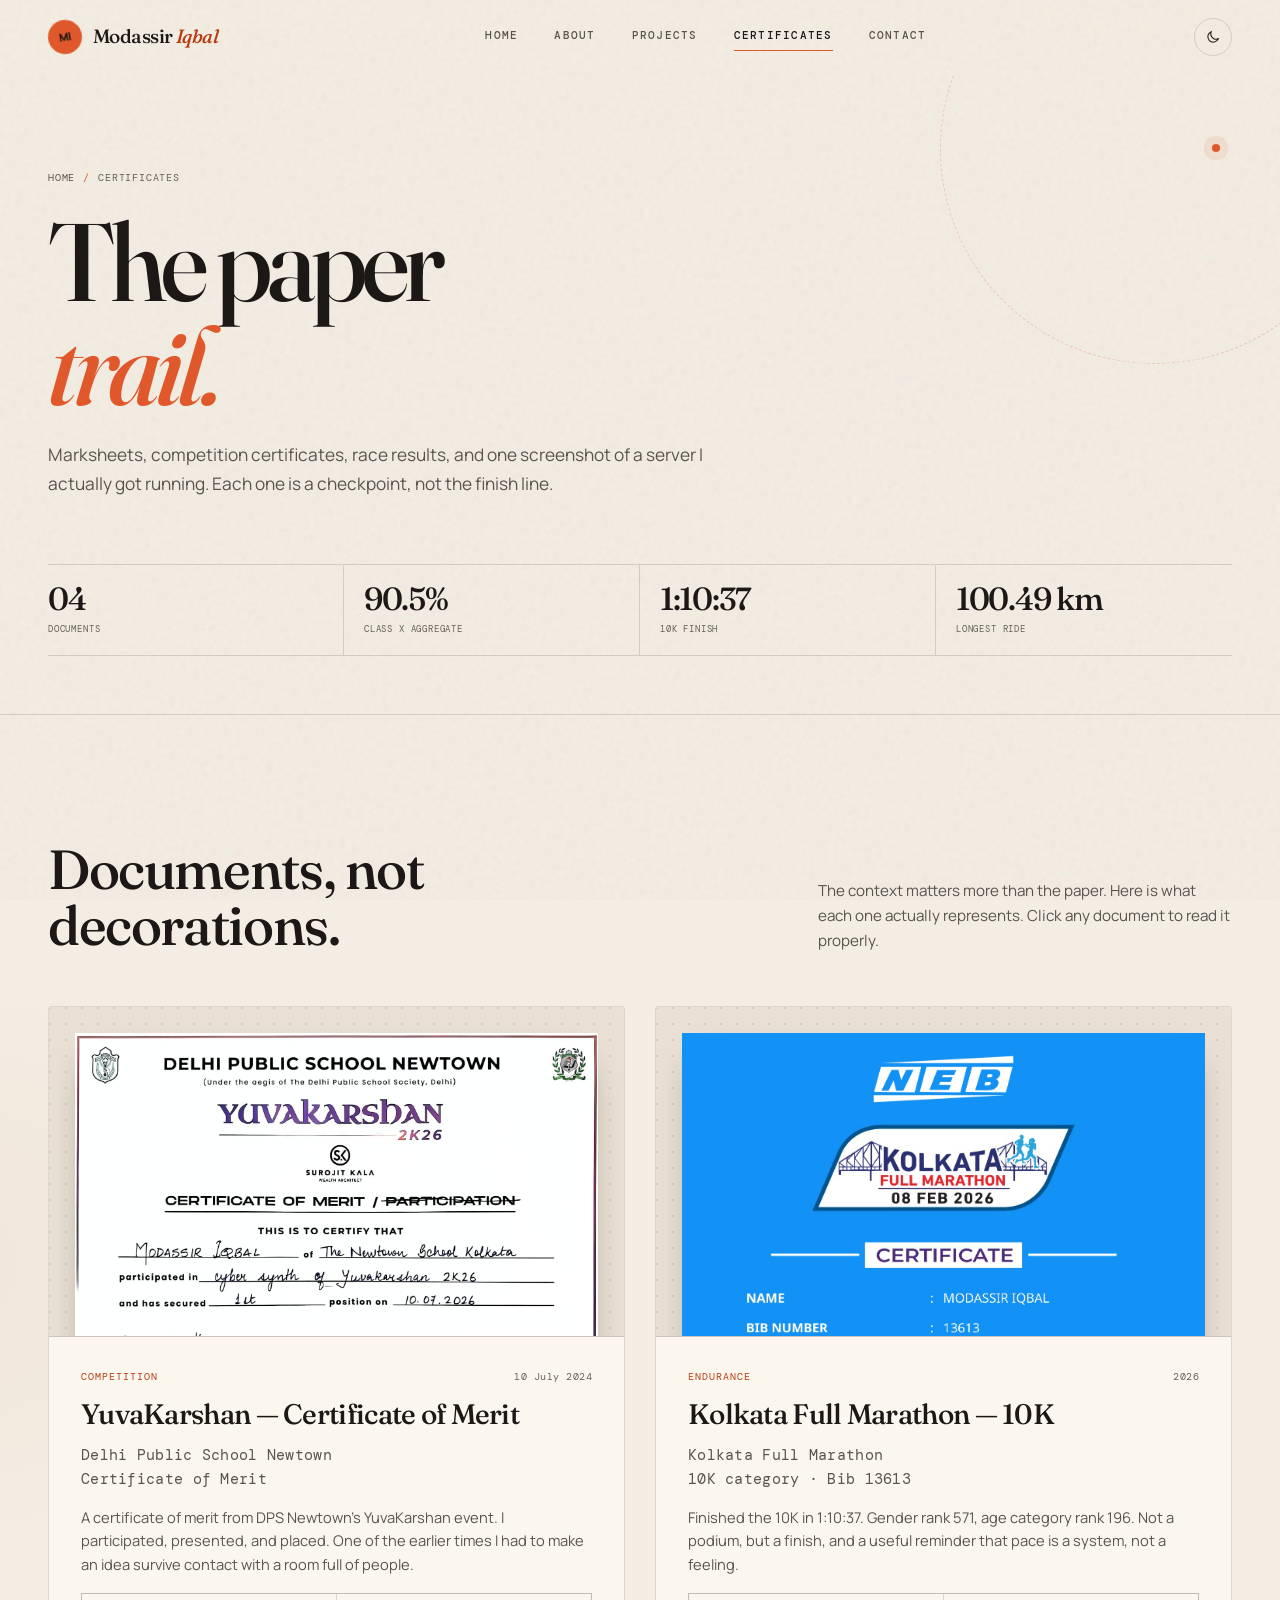
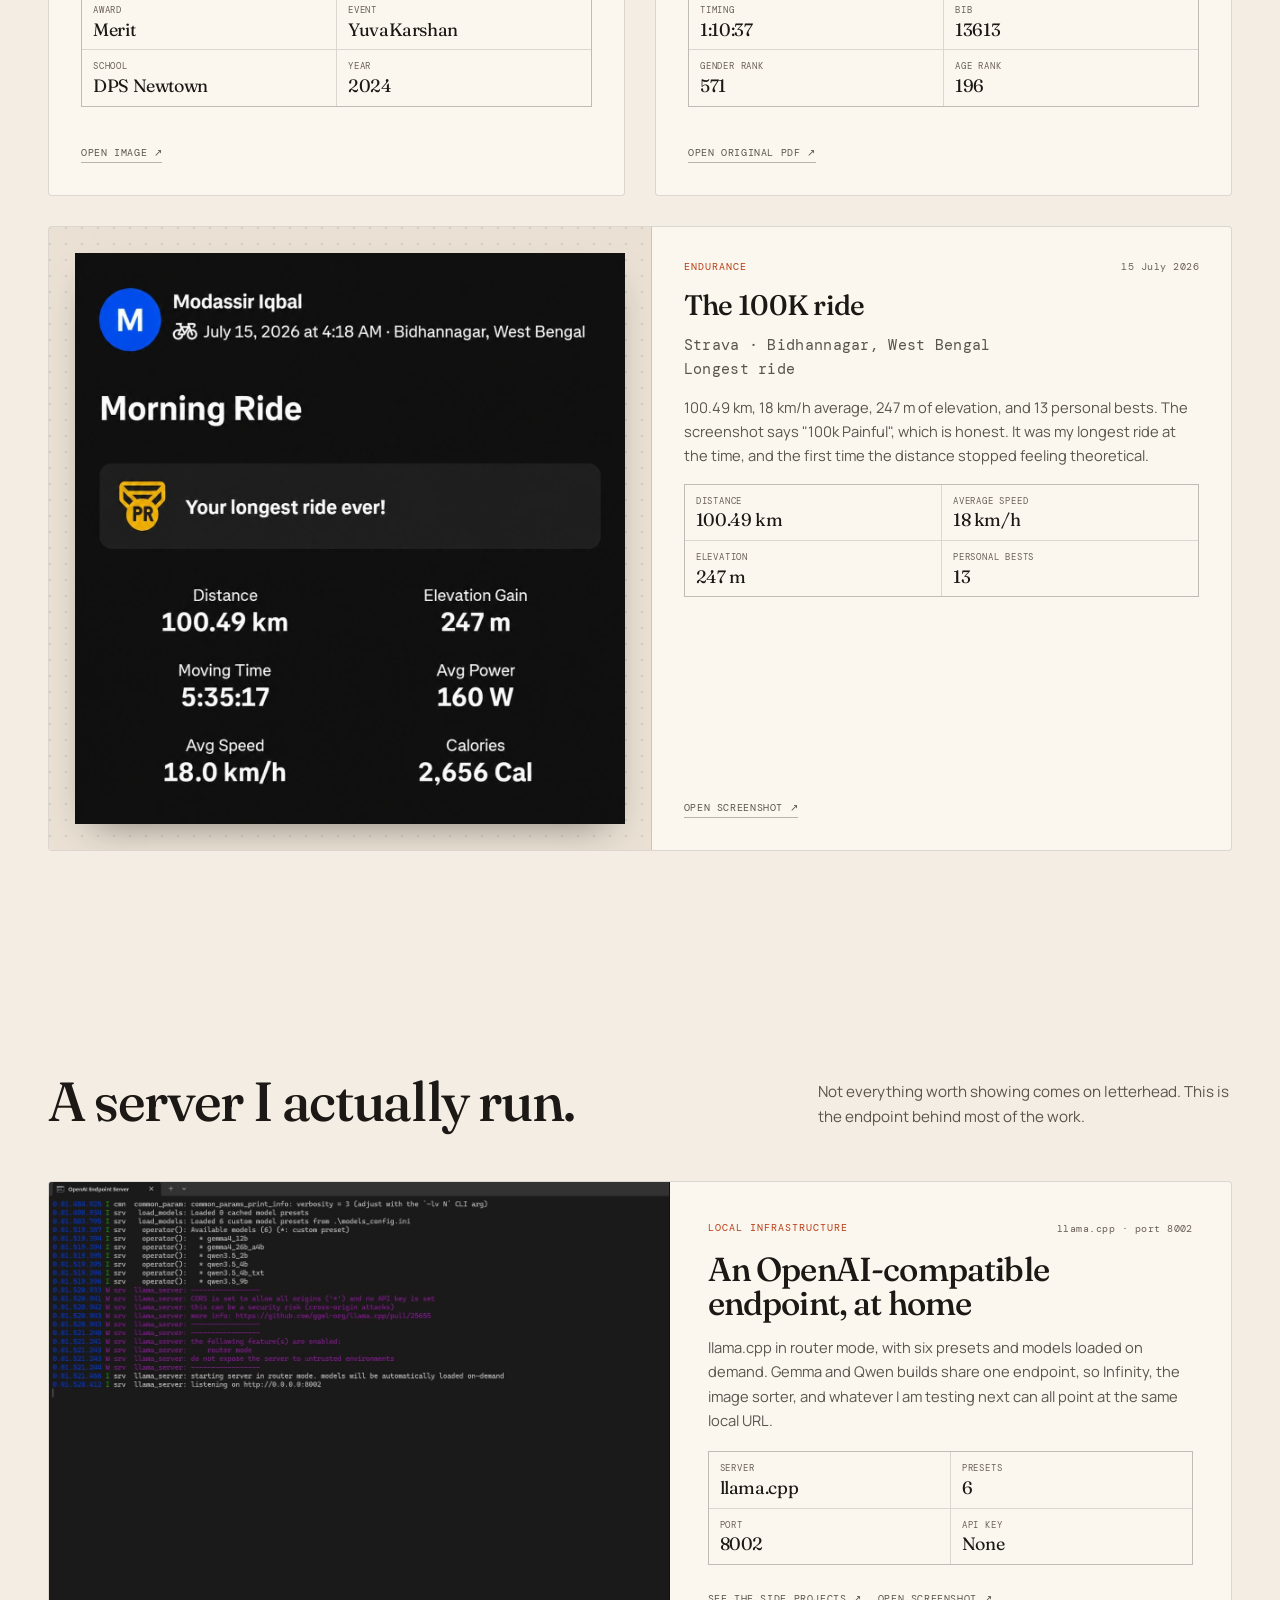
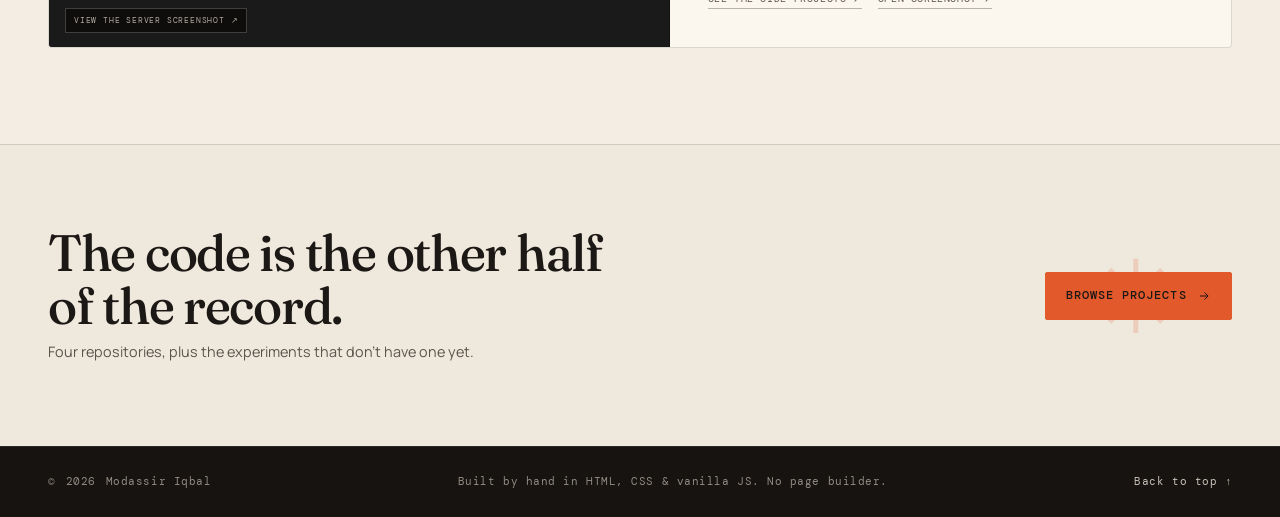
<file: certificates.html>
<!DOCTYPE html>
<html lang="en">
<head>
  <meta charset="utf-8">
  <meta name="viewport" content="width=device-width, initial-scale=1">
  <title>Certificates &amp; milestones — Modassir Iqbal</title>
  <meta name="description" content="YuvaKarshan certificate of merit, Kolkata Full Marathon 10K result, a 100K cycling milestone, and proof of work from Modassir Iqbal.">
  <meta name="theme-color" content="#f3ede3">
  <link rel="icon" href="assets/img/favicon.svg" type="image/svg+xml">
  <link rel="preconnect" href="https://fonts.googleapis.com">
  <link rel="preconnect" href="https://fonts.gstatic.com" crossorigin>
  <link href="https://fonts.googleapis.com/css2?family=Caveat:wght@500;600&amp;family=DM+Mono:wght@400;500&amp;family=Fraunces:ital,opsz,wght@0,9..144,300..900;1,9..144,300..900&amp;family=Manrope:wght@400;500;600;700&amp;display=swap" rel="stylesheet">
  <link rel="stylesheet" href="assets/css/style.css">
  <link rel="stylesheet" href="assets/css/components.css">
  <link rel="stylesheet" href="assets/css/pages.css">
  <script>
    (function () {
      try {
        var theme = localStorage.getItem("mi-theme");
        if (theme === "dark") document.documentElement.dataset.theme = "dark";
      } catch (error) {}
      document.documentElement.classList.add("js");
    })();
  </script>
</head>
<body>
  <a class="skip-link" href="#main">Skip to content</a>
  <div class="progress" aria-hidden="true"><span></span></div>

  <header class="site-header" data-header>
    <div class="wrap header-inner">
      <a class="brand" href="index.html" aria-label="MI Modassir Iqbal — home">
        <span class="brand-mark" aria-hidden="true">MI</span>
        <span class="brand-text">Modassir <em>Iqbal</em></span>
      </a>
      <nav class="nav" id="nav" aria-label="Primary">
        <a href="index.html">Home</a>
        <a href="about.html">About</a>
        <a href="projects.html">Projects</a>
        <a href="certificates.html" aria-current="page">Certificates</a>
        <a href="index.html#contact">Contact</a>
      </nav>
      <div class="header-tools">
        <button class="theme-toggle" type="button" data-theme-toggle aria-label="Switch to dark theme">
          <svg class="icon-moon" viewBox="0 0 24 24" fill="none" stroke="currentColor" stroke-width="1.6" aria-hidden="true"><path d="M20 14.7A8.2 8.2 0 0 1 9.3 4a8.2 8.2 0 1 0 10.7 10.7Z"/></svg>
          <svg class="icon-sun" viewBox="0 0 24 24" fill="none" stroke="currentColor" stroke-width="1.6" aria-hidden="true"><circle cx="12" cy="12" r="4"/><path d="M12 2v2M12 20v2M4.9 4.9l1.4 1.4M17.7 17.7l1.4 1.4M2 12h2M20 12h2M4.9 19.1l1.4-1.4M17.7 6.3l1.4-1.4"/></svg>
        </button>
        <button class="menu-toggle" type="button" data-menu-toggle aria-label="Open menu" aria-expanded="false" aria-controls="nav">
          <span></span><span></span>
        </button>
      </div>
    </div>
  </header>

  <main id="main">
    <section class="page-hero">
      <div class="wrap">
        <p class="breadcrumb" data-reveal><a href="index.html">Home</a> <span>/</span> Certificates</p>
        <h1 class="display" data-reveal style="--delay: 0.05s">The paper <br><em>trail.</em></h1>
        <p class="page-lede" data-reveal style="--delay: 0.1s">
          Marksheets, competition certificates, race results, and one screenshot of a server I actually
          got running. Each one is a checkpoint, not the finish line.
        </p>

        <div class="record-strip" data-reveal style="--delay: 0.15s">
          <div><strong>04</strong><span>Documents</span></div>
          <div><strong>90.5%</strong><span>Class X aggregate</span></div>
          <div><strong>1:10:37</strong><span>10K finish</span></div>
          <div><strong>100.49 km</strong><span>Longest ride</span></div>
        </div>
      </div>
    </section>

    <section class="cert-section">
      <div class="wrap">
        <div class="side-head">
          <div>
            <p class="label" data-reveal>01 — Certificates</p>
            <h2 data-reveal style="--delay: 0.04s">Documents, not decorations.</h2>
          </div>
          <p data-reveal style="--delay: 0.08s">
            The context matters more than the paper. Here is what each one actually represents.
            Click any document to read it properly.
          </p>
        </div>

        <div class="cert-grid">
          <article class="cert-card" data-reveal style="--delay: 0.05s">
            <button class="cert-media" type="button"
              data-lightbox-src="assets/img/certs/yuva-karshan.jpg"
              data-lightbox-alt="YuvaKarshan certificate of merit from Delhi Public School Newtown, 2024"
              data-lightbox-caption="YuvaKarshan certificate of merit, Delhi Public School Newtown, 10 July 2024."
              aria-label="View the YuvaKarshan certificate of merit">
              <img src="assets/img/certs/yuva-karshan.jpg" alt="YuvaKarshan certificate of merit from DPS Newtown, 2024" width="1145" height="1600" loading="lazy">
              <span class="view-hint">View document ↗</span>
            </button>
            <div class="cert-body">
              <div class="cert-kicker">
                <span class="cert-type">Competition</span>
                <span class="cert-date">10 July 2024</span>
              </div>
              <h3>YuvaKarshan — Certificate of Merit</h3>
              <p class="cert-issuer">Delhi Public School Newtown<br>Certificate of Merit</p>
              <p>
                A certificate of merit from DPS Newtown's YuvaKarshan event. I participated, presented,
                and placed. One of the earlier times I had to make an idea survive contact with a room
                full of people.
              </p>
              <dl class="cert-stats">
                <div><dt>Award</dt><dd>Merit</dd></div>
                <div><dt>Event</dt><dd>YuvaKarshan</dd></div>
                <div><dt>School</dt><dd>DPS Newtown</dd></div>
                <div><dt>Year</dt><dd>2024</dd></div>
              </dl>
              <div class="cert-links">
                <a href="assets/img/certs/yuva-karshan.jpg" target="_blank" rel="noopener">Open image ↗</a>
              </div>
            </div>
          </article>

          <article class="cert-card" data-reveal id="kolkata">
            <button class="cert-media" type="button"
              data-lightbox-src="assets/img/certs/kolkata-10k.jpg"
              data-lightbox-alt="Kolkata Full Marathon 2026 10K certificate for Modassir Iqbal"
              data-lightbox-caption="Kolkata Full Marathon 2026, 10K category: 1:10:37, bib 13613."
              data-lightbox-pdf="assets/docs/kolkata-10k.pdf"
              aria-label="View the Kolkata Full Marathon 2026 certificate">
              <img src="assets/img/certs/kolkata-10k.jpg" alt="Kolkata Full Marathon 2026 10K certificate for Modassir Iqbal" width="1347" height="1743" loading="lazy">
              <span class="view-hint">View document ↗</span>
            </button>
            <div class="cert-body">
              <div class="cert-kicker">
                <span class="cert-type">Endurance</span>
                <span class="cert-date">2026</span>
              </div>
              <h3>Kolkata Full Marathon — 10K</h3>
              <p class="cert-issuer">Kolkata Full Marathon<br>10K category · Bib 13613</p>
              <p>
                Finished the 10K in 1:10:37. Gender rank 571, age category rank 196. Not a podium, but a
                finish, and a useful reminder that pace is a system, not a feeling.
              </p>
              <dl class="cert-stats">
                <div><dt>Timing</dt><dd>1:10:37</dd></div>
                <div><dt>Bib</dt><dd>13613</dd></div>
                <div><dt>Gender rank</dt><dd>571</dd></div>
                <div><dt>Age rank</dt><dd>196</dd></div>
              </dl>
              <div class="cert-links">
                <a href="assets/docs/kolkata-10k.pdf" target="_blank" rel="noopener">Open original PDF ↗</a>
              </div>
            </div>
          </article>

          <article class="cert-card cert-card--wide" data-reveal id="cycling" style="--delay: 0.05s">
            <button class="cert-media" type="button"
              data-lightbox-src="assets/img/certs/strava-100k.jpg"
              data-lightbox-alt="Strava activity screenshot for a 100.49 kilometre ride on 15 July 2026"
              data-lightbox-caption="Strava: 100.49 km ride from Bidhannagar, 15 July 2026, 13 personal bests."
              aria-label="View the 100K cycling milestone screenshot">
              <img src="assets/img/certs/strava-100k.jpg" alt="Strava screenshot of a 100.49 km ride by Modassir Iqbal" width="778" height="1600" loading="lazy">
              <span class="view-hint">View screenshot ↗</span>
            </button>
            <div class="cert-body">
              <div class="cert-kicker">
                <span class="cert-type">Endurance</span>
                <span class="cert-date">15 July 2026</span>
              </div>
              <h3>The 100K ride</h3>
              <p class="cert-issuer">Strava · Bidhannagar, West Bengal<br>Longest ride</p>
              <p>
                100.49 km, 18 km/h average, 247 m of elevation, and 13 personal bests. The screenshot
                says "100k Painful", which is honest. It was my longest ride at the time, and the first
                time the distance stopped feeling theoretical.
              </p>
              <dl class="cert-stats">
                <div><dt>Distance</dt><dd>100.49 km</dd></div>
                <div><dt>Average speed</dt><dd>18 km/h</dd></div>
                <div><dt>Elevation</dt><dd>247 m</dd></div>
                <div><dt>Personal bests</dt><dd>13</dd></div>
              </dl>
              <div class="cert-links">
                <a href="assets/img/certs/strava-100k.jpg" target="_blank" rel="noopener">Open screenshot ↗</a>
              </div>
            </div>
          </article>
        </div>
      </div>
    </section>

    <section class="cert-section">
      <div class="wrap">
        <div class="side-head">
          <div>
            <p class="label" data-reveal>02 — Proof of work</p>
            <h2 data-reveal style="--delay: 0.04s">A server I actually run.</h2>
          </div>
          <p data-reveal style="--delay: 0.08s">
            Not everything worth showing comes on letterhead. This is the endpoint behind most of the work.
          </p>
        </div>

        <article class="proof-card" data-reveal>
          <button class="proof-shot" type="button"
            data-lightbox-src="assets/img/certs/api-server.jpg"
            data-lightbox-alt="llama.cpp router server running on port 8002 with six model presets"
            data-lightbox-caption="llama.cpp in router mode on port 8002. Six model presets, on-demand loading, no API key."
            aria-label="View the local server screenshot">
            <img src="assets/img/certs/api-server.jpg" alt="llama.cpp router server showing six model presets on port 8002" width="1800" height="965" loading="lazy">
            <span>View the server screenshot ↗</span>
          </button>
          <div class="proof-copy">
            <div class="cert-kicker">
              <span class="cert-type">Local infrastructure</span>
              <span class="cert-date">llama.cpp · port 8002</span>
            </div>
            <h3>An OpenAI-compatible endpoint, at home</h3>
            <p>
              llama.cpp in router mode, with six presets and models loaded on demand. Gemma and Qwen
              builds share one endpoint, so Infinity, the image sorter, and whatever I am testing next
              can all point at the same local URL.
            </p>
            <dl class="cert-stats">
              <div><dt>Server</dt><dd>llama.cpp</dd></div>
              <div><dt>Presets</dt><dd>6</dd></div>
              <div><dt>Port</dt><dd>8002</dd></div>
              <div><dt>API key</dt><dd>None</dd></div>
            </dl>
            <div class="cert-links">
              <a href="projects.html#side">See the side projects ↗</a>
              <a href="assets/img/certs/api-server.jpg" target="_blank" rel="noopener">Open screenshot ↗</a>
            </div>
          </div>
        </article>
      </div>
    </section>

    <section class="cta-band">
      <div class="wrap cta-inner">
        <div>
          <h2>The code is the other half of the record.</h2>
          <p>Four repositories, plus the experiments that don't have one yet.</p>
        </div>
        <a class="btn btn--primary" href="projects.html">
          Browse projects
          <svg viewBox="0 0 24 24" fill="none" stroke="currentColor" stroke-width="1.7" aria-hidden="true"><path d="M5 12h14M13 6l6 6-6 6"/></svg>
        </a>
      </div>
    </section>
  </main>

  <footer class="site-footer">
    <div class="wrap footer-inner">
      <p>© <span data-year>2026</span> Modassir Iqbal</p>
      <p>Built by hand in HTML, CSS &amp; vanilla JS. No page builder.</p>
      <p><a href="#main">Back to top ↑</a></p>
    </div>
  </footer>

  <dialog class="lightbox" data-lightbox aria-label="Certificate viewer">
    <div class="lightbox-inner">
      <div class="lightbox-stage">
        <button class="lightbox-btn lightbox-btn--close" type="button" data-lightbox-close aria-label="Close viewer">
          <svg viewBox="0 0 24 24" fill="none" stroke="currentColor" stroke-width="1.8" aria-hidden="true"><path d="M6 6l12 12M18 6 6 18"/></svg>
        </button>
        <img data-lightbox-img alt="" src="[data-uri]">
      </div>
      <div class="lightbox-bar">
        <p class="lightbox-caption" data-lightbox-caption></p>
        <div class="lightbox-actions">
          <span class="lightbox-count" data-lightbox-count>01 / 05</span>
          <a class="lightbox-btn" data-lightbox-pdf href="#" target="_blank" rel="noopener">PDF ↗</a>
          <button class="lightbox-btn" type="button" data-lightbox-prev aria-label="Previous item">←</button>
          <button class="lightbox-btn" type="button" data-lightbox-next aria-label="Next item">→</button>
        </div>
      </div>
    </div>
  </dialog>

  <script src="assets/js/main.js"></script>
</body>
</html>
</file>
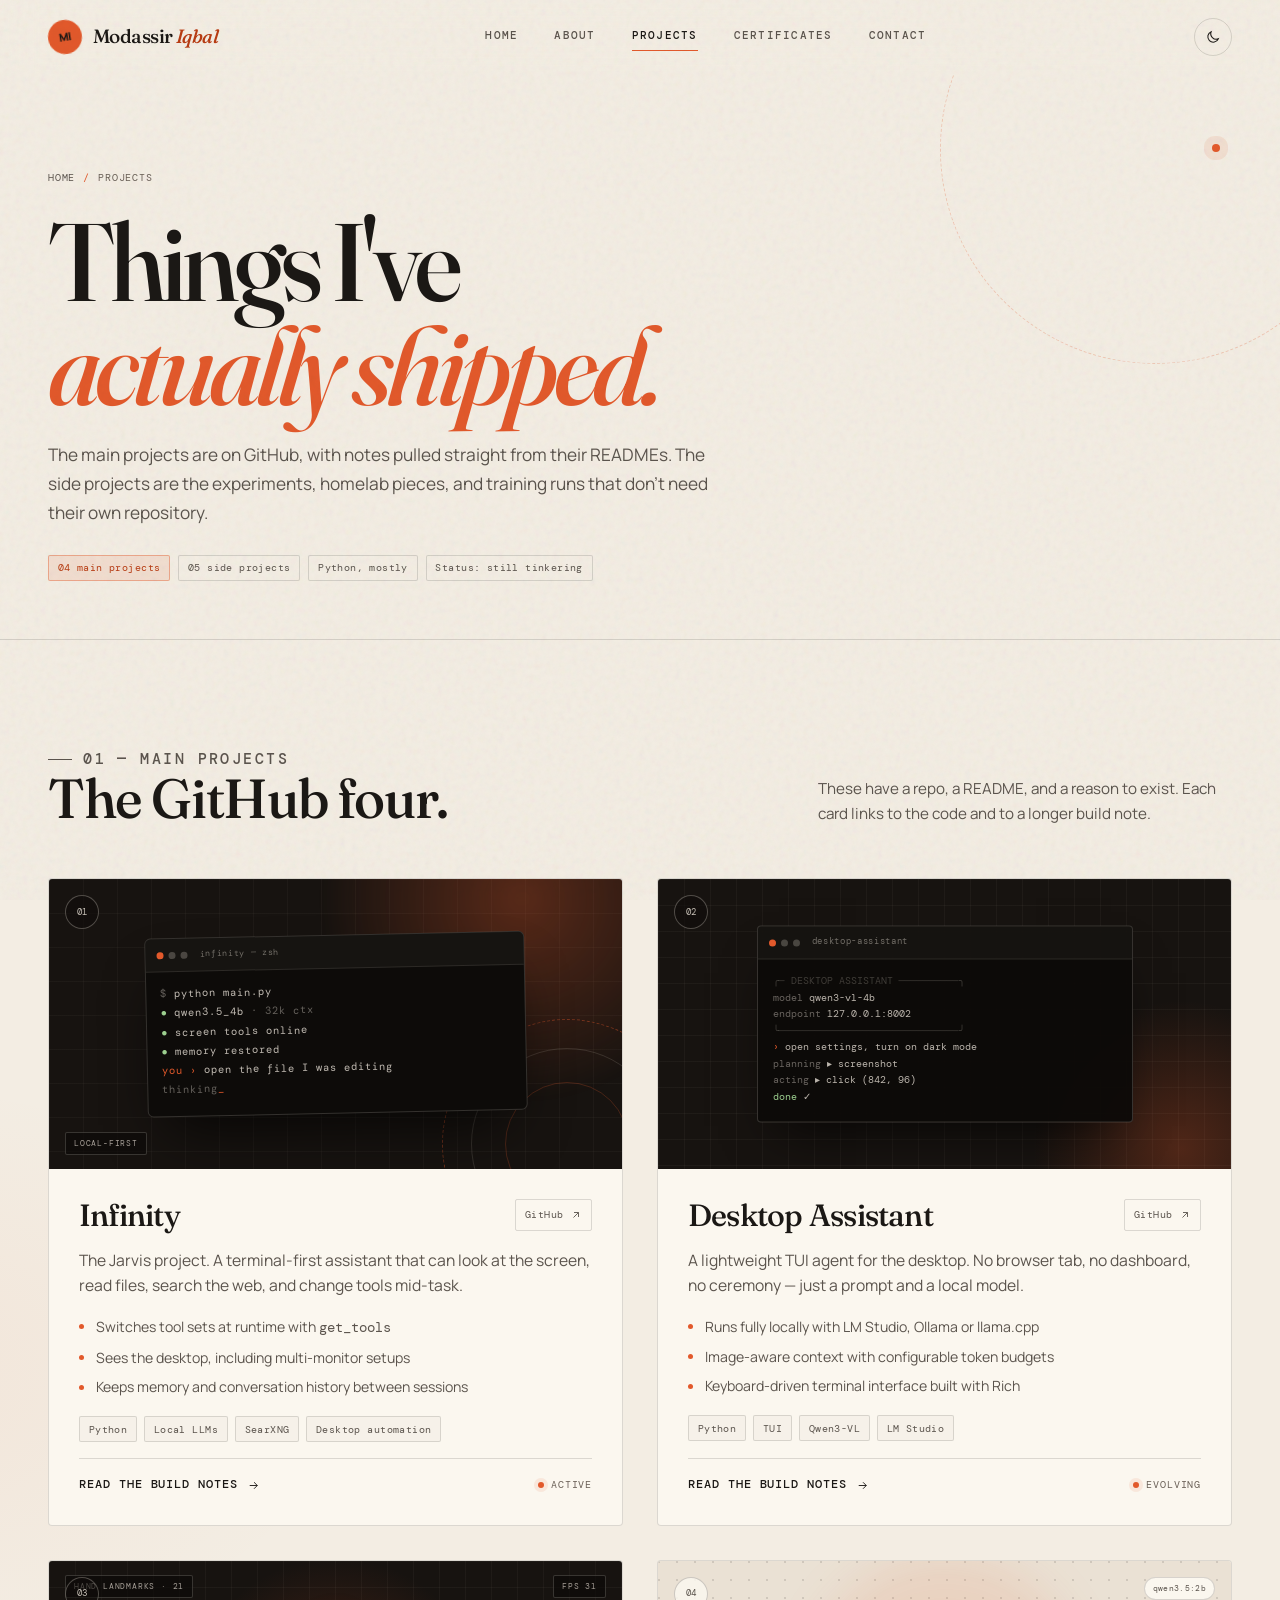
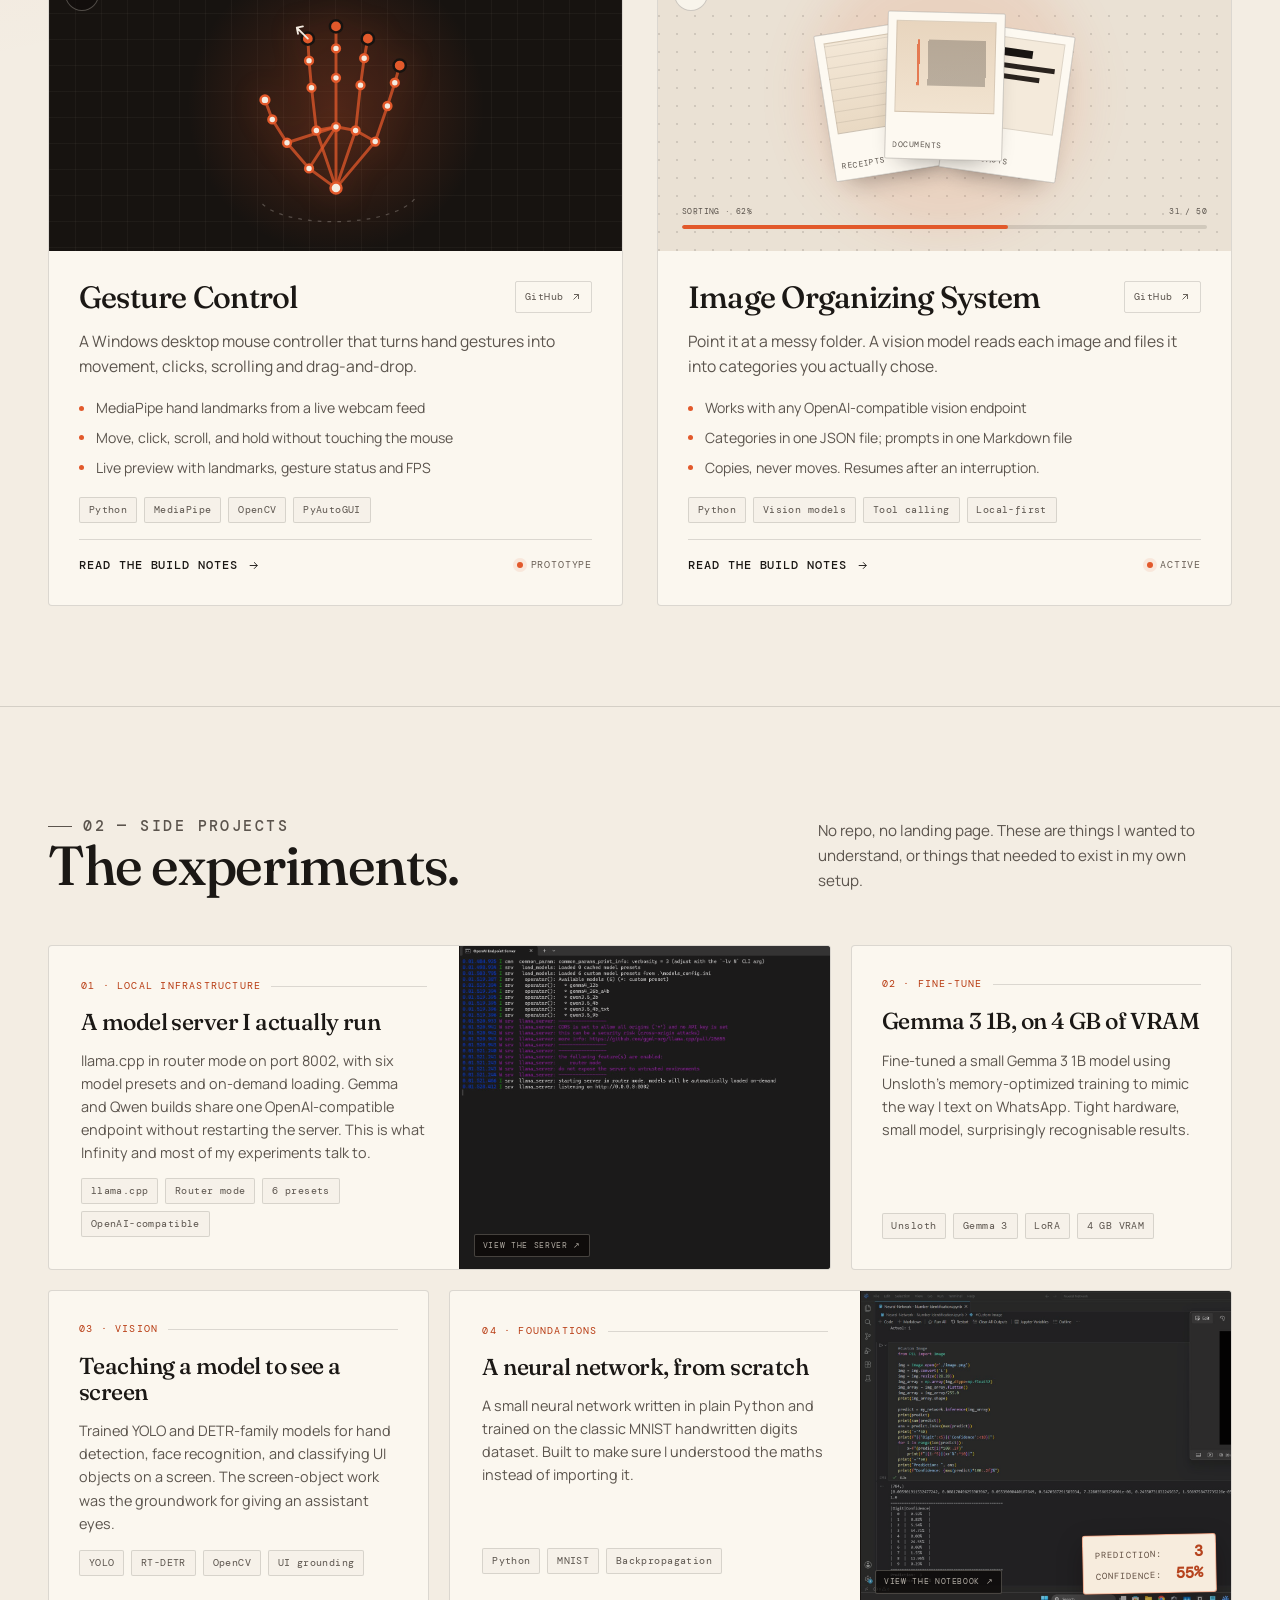
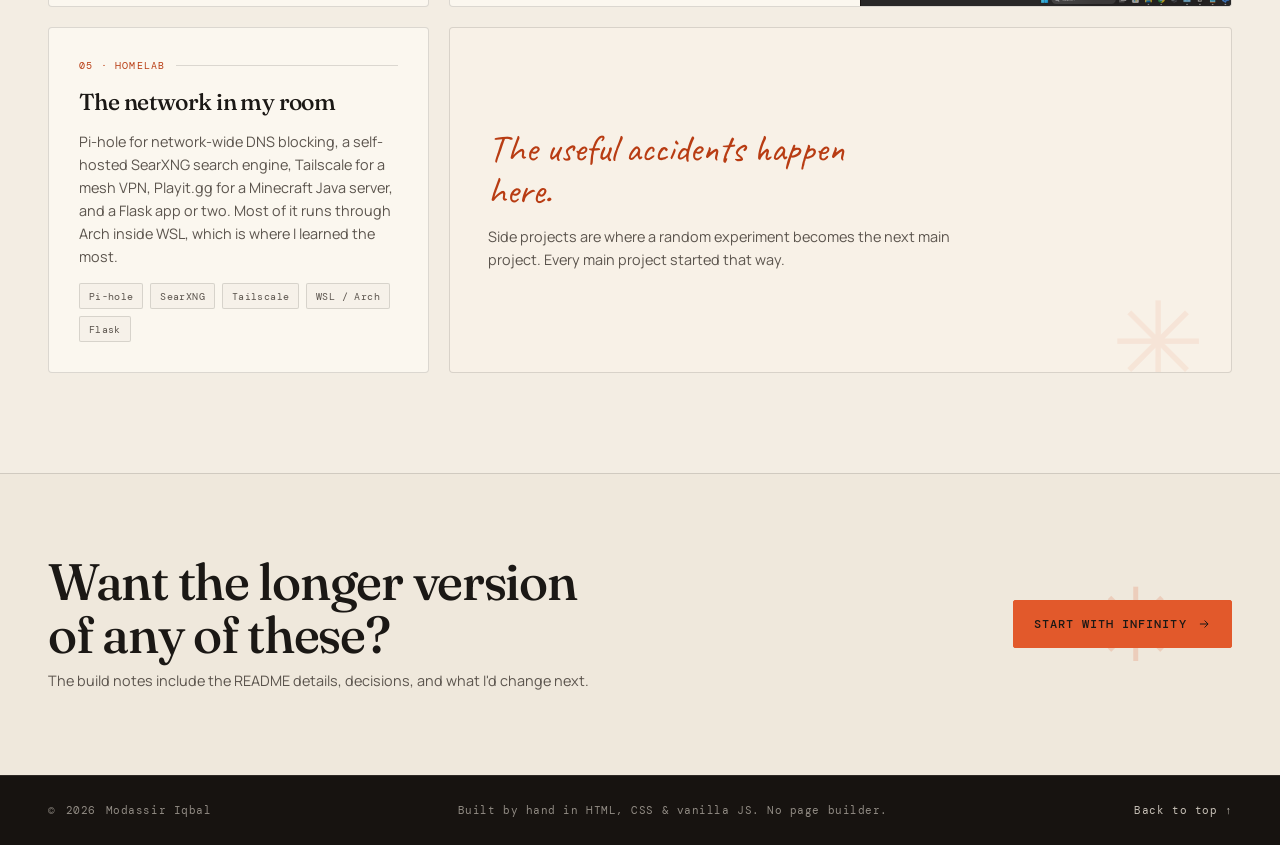
<file: projects.html>
<!DOCTYPE html>
<html lang="en">
<head>
  <meta charset="utf-8">
  <meta name="viewport" content="width=device-width, initial-scale=1">
  <title>Projects — Modassir Iqbal</title>
  <meta name="description" content="Main GitHub projects and side experiments by Modassir Iqbal: local AI assistants, computer vision, image sorting, fine-tunes, and a homelab.">
  <meta name="theme-color" content="#f3ede3">
  <link rel="icon" href="assets/img/favicon.svg" type="image/svg+xml">
  <link rel="preconnect" href="https://fonts.googleapis.com">
  <link rel="preconnect" href="https://fonts.gstatic.com" crossorigin>
  <link href="https://fonts.googleapis.com/css2?family=Caveat:wght@500;600&amp;family=DM+Mono:wght@400;500&amp;family=Fraunces:ital,opsz,wght@0,9..144,300..900;1,9..144,300..900&amp;family=Manrope:wght@400;500;600;700&amp;display=swap" rel="stylesheet">
  <link rel="stylesheet" href="assets/css/style.css">
  <link rel="stylesheet" href="assets/css/components.css">
  <link rel="stylesheet" href="assets/css/pages.css">
  <script>
    (function () {
      try {
        var theme = localStorage.getItem("mi-theme");
        if (theme === "dark") document.documentElement.dataset.theme = "dark";
      } catch (error) {}
      document.documentElement.classList.add("js");
    })();
  </script>
</head>
<body>
  <a class="skip-link" href="#main">Skip to content</a>
  <div class="progress" aria-hidden="true"><span></span></div>

  <header class="site-header" data-header>
    <div class="wrap header-inner">
      <a class="brand" href="index.html" aria-label="MI Modassir Iqbal — home">
        <span class="brand-mark" aria-hidden="true">MI</span>
        <span class="brand-text">Modassir <em>Iqbal</em></span>
      </a>
      <nav class="nav" id="nav" aria-label="Primary">
        <a href="index.html">Home</a>
        <a href="about.html">About</a>
        <a href="projects.html" aria-current="page">Projects</a>
        <a href="certificates.html">Certificates</a>
        <a href="index.html#contact">Contact</a>
      </nav>
      <div class="header-tools">
        <button class="theme-toggle" type="button" data-theme-toggle aria-label="Switch to dark theme">
          <svg class="icon-moon" viewBox="0 0 24 24" fill="none" stroke="currentColor" stroke-width="1.6" aria-hidden="true"><path d="M20 14.7A8.2 8.2 0 0 1 9.3 4a8.2 8.2 0 1 0 10.7 10.7Z"/></svg>
          <svg class="icon-sun" viewBox="0 0 24 24" fill="none" stroke="currentColor" stroke-width="1.6" aria-hidden="true"><circle cx="12" cy="12" r="4"/><path d="M12 2v2M12 20v2M4.9 4.9l1.4 1.4M17.7 17.7l1.4 1.4M2 12h2M20 12h2M4.9 19.1l1.4-1.4M17.7 6.3l1.4-1.4"/></svg>
        </button>
        <button class="menu-toggle" type="button" data-menu-toggle aria-label="Open menu" aria-expanded="false" aria-controls="nav">
          <span></span><span></span>
        </button>
      </div>
    </div>
  </header>

  <main id="main">
    <section class="page-hero">
      <div class="wrap">
        <p class="breadcrumb" data-reveal><a href="index.html">Home</a> <span>/</span> Projects</p>
        <h1 class="display" data-reveal style="--delay: 0.05s">Things I've <br><em>actually shipped.</em></h1>
        <p class="page-lede" data-reveal style="--delay: 0.1s">
          The main projects are on GitHub, with notes pulled straight from their READMEs.
          The side projects are the experiments, homelab pieces, and training runs that don't need
          their own repository.
        </p>
        <div class="page-meta" data-reveal style="--delay: 0.15s">
          <span class="tag tag--accent">04 main projects</span>
          <span class="tag">05 side projects</span>
          <span class="tag">Python, mostly</span>
          <span class="tag">Status: still tinkering</span>
        </div>
      </div>
    </section>

    <section class="projects-section" id="main-projects">
      <div class="wrap">
        <div class="side-head">
          <div>
            <p class="label" data-reveal>01 — Main projects</p>
            <h2 data-reveal style="--delay: 0.04s">The GitHub four.</h2>
          </div>
          <p data-reveal style="--delay: 0.08s">
            These have a repo, a README, and a reason to exist. Each card links to the code and to a
            longer build note.
          </p>
        </div>

        <div class="work-grid">
          <article class="work-card" data-reveal>
            <a class="work-visual" href="projects/infinity.html" tabindex="-1" aria-hidden="true">
              <span class="work-index">01</span>
              <div class="pvisual pvisual--infinity" aria-hidden="true">
                <div class="viz-ring"></div>
                <div class="viz-term">
                  <div class="viz-bar"><i></i><i></i><i></i><span>infinity — zsh</span></div>
                  <div class="viz-term-body">
                    <p><span class="dim">$</span> python main.py</p>
                    <p><span class="ok">●</span> qwen3.5_4b <span class="dim">· 32k ctx</span></p>
                    <p><span class="ok">●</span> screen tools online</p>
                    <p><span class="ok">●</span> memory restored</p>
                    <p><span class="accent">you ›</span> open the file I was editing</p>
                    <p class="dim">thinking<span class="blink">_</span></p>
                  </div>
                </div>
                <span class="viz-tag">local-first</span>
              </div>
            </a>
            <div class="work-body">
              <div class="work-head">
                <h3><a href="projects/infinity.html">Infinity</a></h3>
                <a class="gh-link" href="https://github.com/Modassir2/Infinity" target="_blank" rel="noopener noreferrer">GitHub <svg viewBox="0 0 24 24" fill="none" stroke="currentColor" stroke-width="1.8" aria-hidden="true"><path d="M7 17 17 7M8 7h9v9"/></svg></a>
              </div>
              <p class="work-tagline">The Jarvis project. A terminal-first assistant that can look at the screen, read files, search the web, and change tools mid-task.</p>
              <ul class="work-points">
                <li>Switches tool sets at runtime with <span class="mono">get_tools</span></li>
                <li>Sees the desktop, including multi-monitor setups</li>
                <li>Keeps memory and conversation history between sessions</li>
              </ul>
              <div class="tags">
                <span class="tag">Python</span>
                <span class="tag">Local LLMs</span>
                <span class="tag">SearXNG</span>
                <span class="tag">Desktop automation</span>
              </div>
              <div class="work-foot">
                <a class="link-arrow" href="projects/infinity.html">Read the build notes <svg viewBox="0 0 24 24" fill="none" stroke="currentColor" stroke-width="1.7" aria-hidden="true"><path d="M5 12h14M13 6l6 6-6 6"/></svg></a>
                <span class="status">Active</span>
              </div>
            </div>
          </article>

          <article class="work-card" data-reveal style="--delay: 0.05s">
            <a class="work-visual" href="projects/desktop-assistant.html" tabindex="-1" aria-hidden="true">
              <span class="work-index">02</span>
              <div class="pvisual pvisual--dark pvisual--desktop" aria-hidden="true">
                <div class="tui">
                  <div class="viz-bar"><i></i><i></i><i></i><span>desktop-assistant</span></div>
                  <div class="tui-inner">
                    <p class="rule">╭─ DESKTOP ASSISTANT ──────────╮</p>
                    <p><span class="key">model</span>     qwen3-vl-4b</p>
                    <p><span class="key">endpoint</span>  127.0.0.1:8002</p>
                    <p class="rule">╰──────────────────────────────╯</p>
                    <p><span class="accent">›</span> open settings, turn on dark mode</p>
                    <p><span class="key">planning</span>  ▸ screenshot</p>
                    <p><span class="key">acting</span>    ▸ click (842, 96)</p>
                    <p><span class="go">done</span>      ✓</p>
                  </div>
                </div>
              </div>
            </a>
            <div class="work-body">
              <div class="work-head">
                <h3><a href="projects/desktop-assistant.html">Desktop Assistant</a></h3>
                <a class="gh-link" href="https://github.com/Modassir2/desktop-assistant" target="_blank" rel="noopener noreferrer">GitHub <svg viewBox="0 0 24 24" fill="none" stroke="currentColor" stroke-width="1.8" aria-hidden="true"><path d="M7 17 17 7M8 7h9v9"/></svg></a>
              </div>
              <p class="work-tagline">A lightweight TUI agent for the desktop. No browser tab, no dashboard, no ceremony — just a prompt and a local model.</p>
              <ul class="work-points">
                <li>Runs fully locally with LM Studio, Ollama or llama.cpp</li>
                <li>Image-aware context with configurable token budgets</li>
                <li>Keyboard-driven terminal interface built with Rich</li>
              </ul>
              <div class="tags">
                <span class="tag">Python</span>
                <span class="tag">TUI</span>
                <span class="tag">Qwen3-VL</span>
                <span class="tag">LM Studio</span>
              </div>
              <div class="work-foot">
                <a class="link-arrow" href="projects/desktop-assistant.html">Read the build notes <svg viewBox="0 0 24 24" fill="none" stroke="currentColor" stroke-width="1.7" aria-hidden="true"><path d="M5 12h14M13 6l6 6-6 6"/></svg></a>
                <span class="status">Evolving</span>
              </div>
            </div>
          </article>

          <article class="work-card" data-reveal>
            <a class="work-visual" href="projects/gesture-control.html" tabindex="-1" aria-hidden="true">
              <span class="work-index">03</span>
              <div class="pvisual pvisual--dark pvisual--gesture" aria-hidden="true">
                <span class="viz-tag">hand landmarks · 21</span>
                <span class="viz-tag">fps 31</span>
                <svg class="hand-svg" viewBox="0 0 200 210" aria-hidden="true">
                  <path class="trail" d="M40 185C60 205 145 205 165 180"/>
                  <g class="bones">
                    <path d="M100 172 78 156 60 135 48 116 42 100"/>
                    <path d="M100 172 84 125 80 90 78 68 77 50"/>
                    <path d="M100 172 100 122 100 82 100 58 100 40"/>
                    <path d="M100 172 116 125 120 88 123 66 126 50"/>
                    <path d="M100 172 132 134 142 105 148 86 152 72"/>
                    <path d="M84 125 100 122 116 125 132 134"/>
                    <path d="M78 156 100 122"/>
                    <path d="M60 135 100 122"/>
                  </g>
                  <g class="joints">
                    <circle cx="100" cy="172" r="4.5"/>
                    <circle cx="78" cy="156" r="3.2"/><circle cx="60" cy="135" r="3.2"/><circle cx="48" cy="116" r="3.2"/><circle cx="42" cy="100" r="3.6"/>
                    <circle cx="84" cy="125" r="3.2"/><circle cx="80" cy="90" r="3.2"/><circle cx="78" cy="68" r="3.2"/><circle cx="77" cy="50" r="3.6"/>
                    <circle cx="100" cy="122" r="3.2"/><circle cx="100" cy="82" r="3.2"/><circle cx="100" cy="58" r="3.2"/><circle cx="100" cy="40" r="3.6"/>
                    <circle cx="116" cy="125" r="3.2"/><circle cx="120" cy="88" r="3.2"/><circle cx="123" cy="66" r="3.2"/><circle cx="126" cy="50" r="3.6"/>
                    <circle cx="132" cy="134" r="3.2"/><circle cx="142" cy="105" r="3.2"/><circle cx="148" cy="86" r="3.2"/><circle cx="152" cy="72" r="3.6"/>
                  </g>
                  <circle class="tip" cx="77" cy="50" r="5"/><circle class="tip" cx="100" cy="40" r="5"/><circle class="tip" cx="126" cy="50" r="5"/><circle class="tip" cx="152" cy="72" r="5"/>
                  <path d="M77 50l-9-9m0 0 5-1m-5 1 1 5" fill="none" stroke="#f4ece1" stroke-width="1.5" stroke-linecap="round"/>
                </svg>
              </div>
            </a>
            <div class="work-body">
              <div class="work-head">
                <h3><a href="projects/gesture-control.html">Gesture Control</a></h3>
                <a class="gh-link" href="https://github.com/Modassir2/Gesture-Control" target="_blank" rel="noopener noreferrer">GitHub <svg viewBox="0 0 24 24" fill="none" stroke="currentColor" stroke-width="1.8" aria-hidden="true"><path d="M7 17 17 7M8 7h9v9"/></svg></a>
              </div>
              <p class="work-tagline">A Windows desktop mouse controller that turns hand gestures into movement, clicks, scrolling and drag-and-drop.</p>
              <ul class="work-points">
                <li>MediaPipe hand landmarks from a live webcam feed</li>
                <li>Move, click, scroll, and hold without touching the mouse</li>
                <li>Live preview with landmarks, gesture status and FPS</li>
              </ul>
              <div class="tags">
                <span class="tag">Python</span>
                <span class="tag">MediaPipe</span>
                <span class="tag">OpenCV</span>
                <span class="tag">PyAutoGUI</span>
              </div>
              <div class="work-foot">
                <a class="link-arrow" href="projects/gesture-control.html">Read the build notes <svg viewBox="0 0 24 24" fill="none" stroke="currentColor" stroke-width="1.7" aria-hidden="true"><path d="M5 12h14M13 6l6 6-6 6"/></svg></a>
                <span class="status">Prototype</span>
              </div>
            </div>
          </article>

          <article class="work-card" data-reveal style="--delay: 0.05s">
            <a class="work-visual" href="projects/image-organizing-system.html" tabindex="-1" aria-hidden="true">
              <span class="work-index work-index--light">04</span>
              <div class="pvisual pvisual--sorter" aria-hidden="true">
                <span class="sort-chip">qwen3.5:2b</span>
                <div class="sort-stack">
                  <div class="sort-card"><span class="sort-label">receipts</span></div>
                  <div class="sort-card"><span class="sort-label">documents</span></div>
                  <div class="sort-card"><span class="sort-label">screenshots</span></div>
                </div>
                <div class="sort-progress">
                  <p><span>sorting · 62%</span><span>31 / 50</span></p>
                  <div class="bar"><span></span></div>
                </div>
              </div>
            </a>
            <div class="work-body">
              <div class="work-head">
                <h3><a href="projects/image-organizing-system.html">Image Organizing System</a></h3>
                <a class="gh-link" href="https://github.com/Modassir2/image-organizing-system" target="_blank" rel="noopener noreferrer">GitHub <svg viewBox="0 0 24 24" fill="none" stroke="currentColor" stroke-width="1.8" aria-hidden="true"><path d="M7 17 17 7M8 7h9v9"/></svg></a>
              </div>
              <p class="work-tagline">Point it at a messy folder. A vision model reads each image and files it into categories you actually chose.</p>
              <ul class="work-points">
                <li>Works with any OpenAI-compatible vision endpoint</li>
                <li>Categories in one JSON file; prompts in one Markdown file</li>
                <li>Copies, never moves. Resumes after an interruption.</li>
              </ul>
              <div class="tags">
                <span class="tag">Python</span>
                <span class="tag">Vision models</span>
                <span class="tag">Tool calling</span>
                <span class="tag">Local-first</span>
              </div>
              <div class="work-foot">
                <a class="link-arrow" href="projects/image-organizing-system.html">Read the build notes <svg viewBox="0 0 24 24" fill="none" stroke="currentColor" stroke-width="1.7" aria-hidden="true"><path d="M5 12h14M13 6l6 6-6 6"/></svg></a>
                <span class="status">Active</span>
              </div>
            </div>
          </article>
        </div>
      </div>
    </section>

    <section class="projects-section" id="side">
      <div class="wrap">
        <div class="side-head">
          <div>
            <p class="label" data-reveal>02 — Side projects</p>
            <h2 data-reveal style="--delay: 0.04s">The experiments.</h2>
          </div>
          <p data-reveal style="--delay: 0.08s">
            No repo, no landing page. These are things I wanted to understand, or things that needed
            to exist in my own setup.
          </p>
        </div>

        <div class="side-grid">
          <article class="side-card side-card--wide" data-reveal>
            <div class="side-copy">
              <span class="side-num">01 · Local infrastructure</span>
              <h3>A model server I actually run</h3>
              <p>
                llama.cpp in router mode on port 8002, with six model presets and on-demand loading.
                Gemma and Qwen builds share one OpenAI-compatible endpoint without restarting the server.
                This is what Infinity and most of my experiments talk to.
              </p>
              <div class="tags">
                <span class="tag">llama.cpp</span>
                <span class="tag">Router mode</span>
                <span class="tag">6 presets</span>
                <span class="tag">OpenAI-compatible</span>
              </div>
            </div>
            <button class="side-shot" type="button"
              data-lightbox-src="assets/img/certs/api-server.jpg"
              data-lightbox-alt="llama.cpp router server running with six model presets"
              data-lightbox-caption="llama.cpp in router mode, port 8002, six model presets loaded. Screenshot from my own machine.">
              <img src="assets/img/certs/api-server.jpg" alt="llama.cpp router server showing six model presets on port 8002" width="1800" height="965" loading="lazy">
              <span class="shot-cta">View the server ↗</span>
            </button>
          </article>

          <article class="side-card" data-reveal style="--delay: 0.05s">
            <span class="side-num">02 · Fine-tune</span>
            <h3>Gemma 3 1B, on 4 GB of VRAM</h3>
            <p>
              Fine-tuned a small Gemma 3 1B model using Unsloth's memory-optimized training to mimic
              the way I text on WhatsApp. Tight hardware, small model, surprisingly recognisable results.
            </p>
            <div class="tags">
              <span class="tag">Unsloth</span>
              <span class="tag">Gemma 3</span>
              <span class="tag">LoRA</span>
              <span class="tag">4 GB VRAM</span>
            </div>
          </article>

          <article class="side-card" data-reveal>
            <span class="side-num">03 · Vision</span>
            <h3>Teaching a model to see a screen</h3>
            <p>
              Trained YOLO and DETR-family models for hand detection, face recognition, and classifying
              UI objects on a screen. The screen-object work was the groundwork for giving an assistant eyes.
            </p>
            <div class="tags">
              <span class="tag">YOLO</span>
              <span class="tag">RT-DETR</span>
              <span class="tag">OpenCV</span>
              <span class="tag">UI grounding</span>
            </div>
          </article>

          <article class="side-card side-card--wide" data-reveal style="--delay: 0.05s">
            <div class="side-copy">
              <span class="side-num">04 · Foundations</span>
              <h3>A neural network, from scratch</h3>
              <p>
                A small neural network written in plain Python and trained on the classic MNIST handwritten
                digits dataset. Built to make sure I understood the maths instead of importing it.
              </p>
              <div class="tags">
                <span class="tag">Python</span>
                <span class="tag">MNIST</span>
                <span class="tag">Backpropagation</span>
              </div>
            </div>
            <button class="side-shot" type="button"
              data-lightbox-src="assets/img/certs/neural-network.jpg"
              data-lightbox-alt="Jupyter notebook testing the from-scratch MNIST network on a handwritten 3, with per-digit confidence scores and a prediction of 3"
              data-lightbox-caption="Testing the from-scratch MNIST network on my own handwritten 3: 28×28 input, ten output scores, and a prediction of 3 at 54.71% confidence.">
              <img src="assets/img/certs/neural-network.jpg" alt="Jupyter notebook showing a handwritten 3 and the neural network's per-digit confidence scores" width="1800" height="1012" loading="lazy">
              <span class="shot-readout" aria-hidden="true">
                <span class="shot-row"><span class="shot-k">Prediction:</span><span class="shot-v">3</span></span>
                <span class="shot-row"><span class="shot-k">Confidence:</span><span class="shot-v">55%</span></span>
              </span>
              <span class="shot-cta">View the notebook ↗</span>
            </button>
          </article>

          <article class="side-card" data-reveal style="--delay: 0.1s">
            <span class="side-num">05 · Homelab</span>
            <h3>The network in my room</h3>
            <p>
              Pi-hole for network-wide DNS blocking, a self-hosted SearXNG search engine, Tailscale for a
              mesh VPN, Playit.gg for a Minecraft Java server, and a Flask app or two. Most of it runs through
              Arch inside WSL, which is where I learned the most.
            </p>
            <div class="tags">
              <span class="tag">Pi-hole</span>
              <span class="tag">SearXNG</span>
              <span class="tag">Tailscale</span>
              <span class="tag">WSL / Arch</span>
              <span class="tag">Flask</span>
            </div>
          </article>

          <div class="side-quote" data-reveal>
            <span class="hand">The useful accidents happen here.</span>
            <p>Side projects are where a random experiment becomes the next main project. Every main project started that way.</p>
          </div>
        </div>
      </div>
    </section>

    <section class="cta-band">
      <div class="wrap cta-inner">
        <div>
          <h2>Want the longer version of any of these?</h2>
          <p>The build notes include the README details, decisions, and what I'd change next.</p>
        </div>
        <a class="btn btn--primary" href="projects/infinity.html">
          Start with Infinity
          <svg viewBox="0 0 24 24" fill="none" stroke="currentColor" stroke-width="1.7" aria-hidden="true"><path d="M5 12h14M13 6l6 6-6 6"/></svg>
        </a>
      </div>
    </section>
  </main>

  <footer class="site-footer">
    <div class="wrap footer-inner">
      <p>© <span data-year>2026</span> Modassir Iqbal</p>
      <p>Built by hand in HTML, CSS &amp; vanilla JS. No page builder.</p>
      <p><a href="#main">Back to top ↑</a></p>
    </div>
  </footer>

  <dialog class="lightbox" data-lightbox aria-label="Project screenshot viewer">
    <div class="lightbox-inner">
      <div class="lightbox-stage">
        <button class="lightbox-btn lightbox-btn--close" type="button" data-lightbox-close aria-label="Close viewer">
          <svg viewBox="0 0 24 24" fill="none" stroke="currentColor" stroke-width="1.8" aria-hidden="true"><path d="M6 6l12 12M18 6 6 18"/></svg>
        </button>
        <img data-lightbox-img alt="" src="[data-uri]">
      </div>
      <div class="lightbox-bar">
        <p class="lightbox-caption" data-lightbox-caption></p>
        <div class="lightbox-actions">
          <span class="lightbox-count" data-lightbox-count>01 / 01</span>
          <button class="lightbox-btn" type="button" data-lightbox-prev aria-label="Previous item">←</button>
          <button class="lightbox-btn" type="button" data-lightbox-next aria-label="Next item">→</button>
        </div>
      </div>
    </div>
  </dialog>

  <script src="assets/js/main.js"></script>
</body>
</html>
</file>
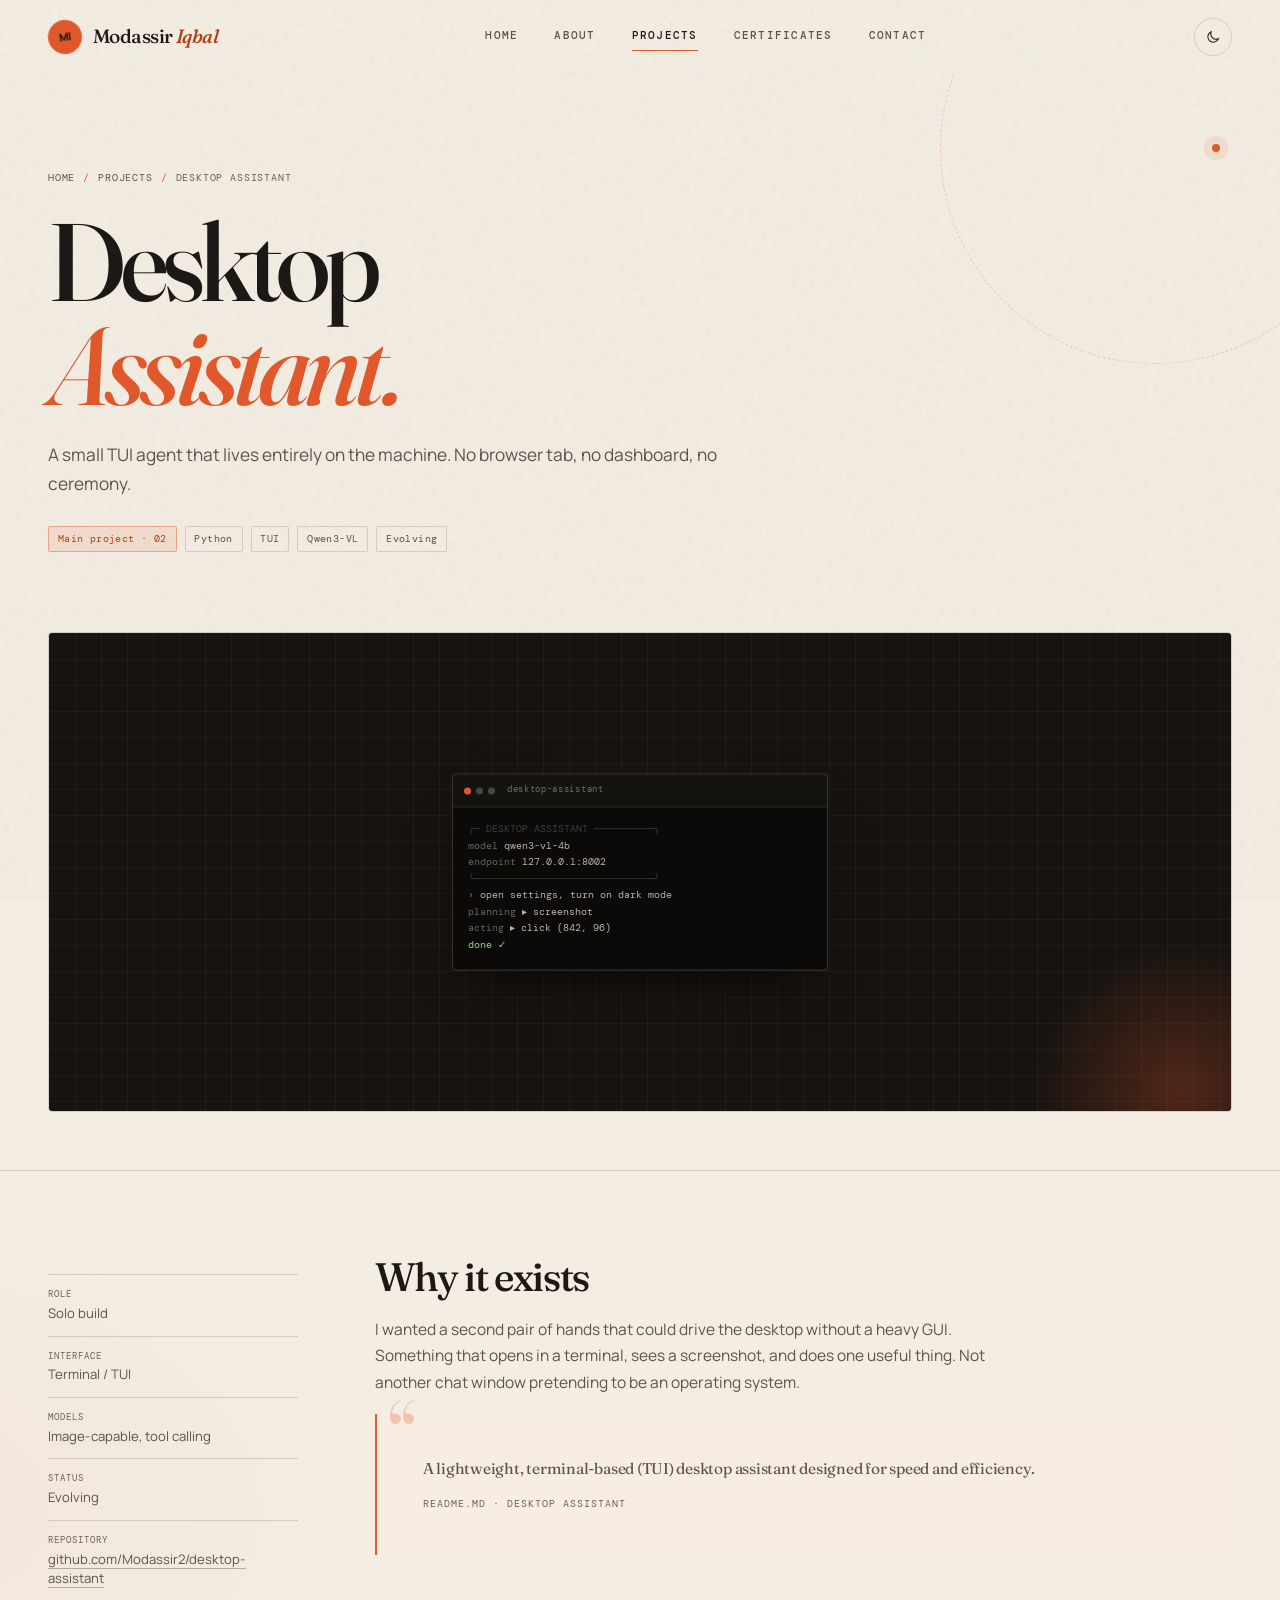
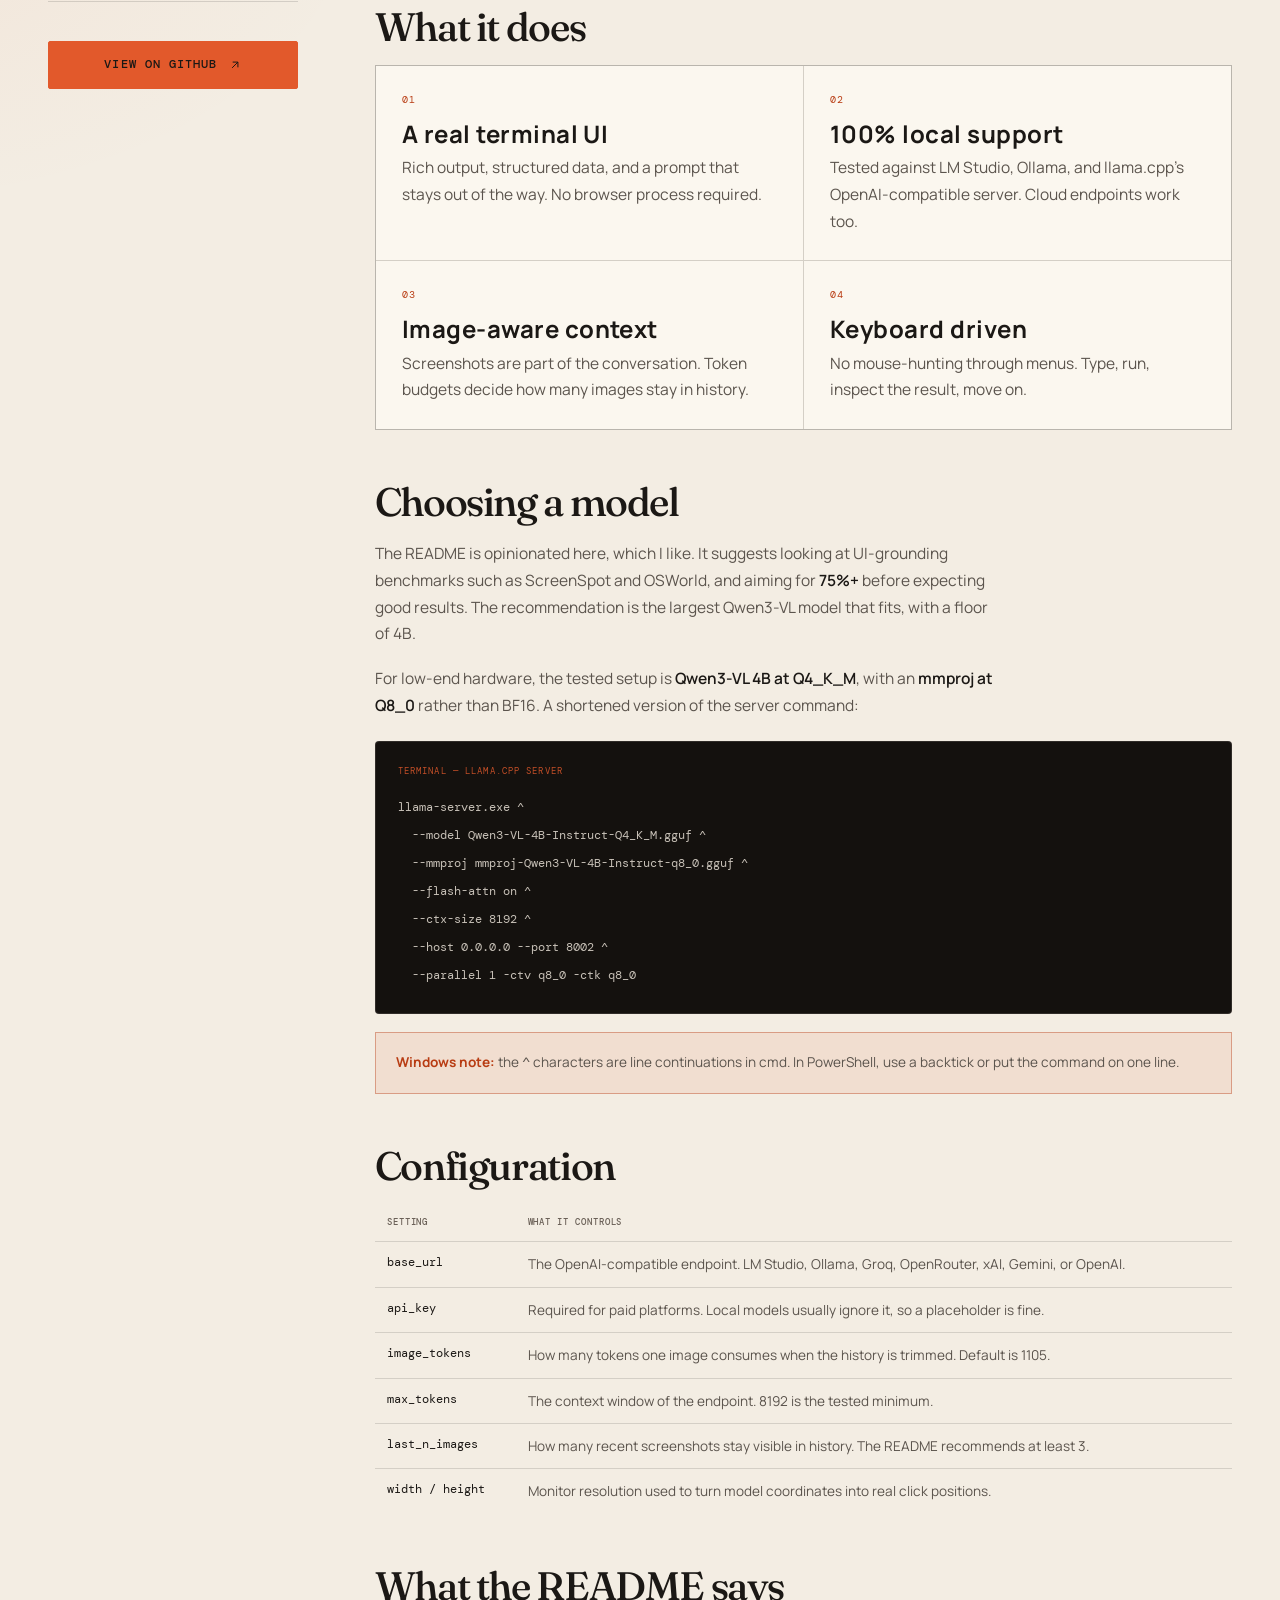
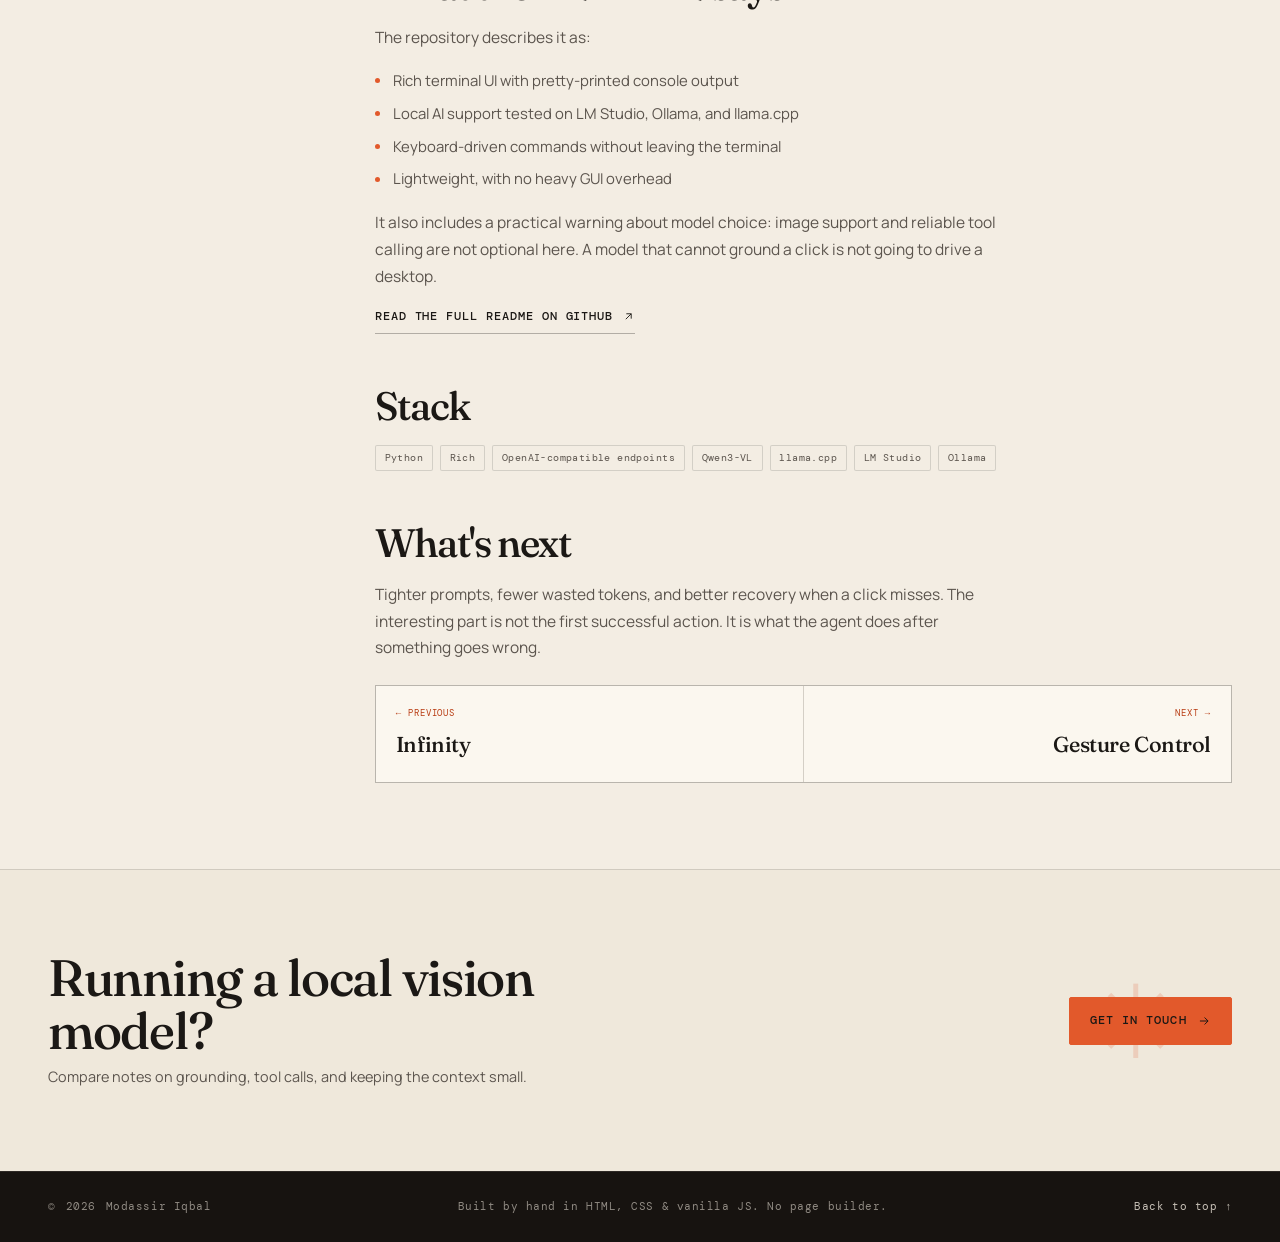
<file: projects/desktop-assistant.html>
<!DOCTYPE html>
<html lang="en">
<head>
  <meta charset="utf-8">
  <meta name="viewport" content="width=device-width, initial-scale=1">
  <title>Desktop Assistant — a local TUI agent | Modassir Iqbal</title>
  <meta name="description" content="Desktop Assistant is a lightweight terminal-based agent by Modassir Iqbal. It runs fully locally with LM Studio, Ollama, or llama.cpp and uses image-capable models to drive the desktop.">
  <meta name="theme-color" content="#f3ede3">
  <link rel="icon" href="../assets/img/favicon.svg" type="image/svg+xml">
  <link rel="preconnect" href="https://fonts.googleapis.com">
  <link rel="preconnect" href="https://fonts.gstatic.com" crossorigin>
  <link href="https://fonts.googleapis.com/css2?family=Caveat:wght@500;600&amp;family=DM+Mono:wght@400;500&amp;family=Fraunces:ital,opsz,wght@0,9..144,300..900;1,9..144,300..900&amp;family=Manrope:wght@400;500;600;700&amp;display=swap" rel="stylesheet">
  <link rel="stylesheet" href="../assets/css/style.css">
  <link rel="stylesheet" href="../assets/css/components.css">
  <link rel="stylesheet" href="../assets/css/pages.css">
  <script>
    (function () {
      try {
        var theme = localStorage.getItem("mi-theme");
        if (theme === "dark") document.documentElement.dataset.theme = "dark";
      } catch (error) {}
      document.documentElement.classList.add("js");
    })();
  </script>
</head>
<body>
  <a class="skip-link" href="#main">Skip to content</a>
  <div class="progress" aria-hidden="true"><span></span></div>

  <header class="site-header" data-header>
    <div class="wrap header-inner">
      <a class="brand" href="../index.html" aria-label="MI Modassir Iqbal — home">
        <span class="brand-mark" aria-hidden="true">MI</span>
        <span class="brand-text">Modassir <em>Iqbal</em></span>
      </a>
      <nav class="nav" id="nav" aria-label="Primary">
        <a href="../index.html">Home</a>
        <a href="../about.html">About</a>
        <a href="../projects.html" aria-current="page">Projects</a>
        <a href="../certificates.html">Certificates</a>
        <a href="../index.html#contact">Contact</a>
      </nav>
      <div class="header-tools">
        <button class="theme-toggle" type="button" data-theme-toggle aria-label="Switch to dark theme">
          <svg class="icon-moon" viewBox="0 0 24 24" fill="none" stroke="currentColor" stroke-width="1.6" aria-hidden="true"><path d="M20 14.7A8.2 8.2 0 0 1 9.3 4a8.2 8.2 0 1 0 10.7 10.7Z"/></svg>
          <svg class="icon-sun" viewBox="0 0 24 24" fill="none" stroke="currentColor" stroke-width="1.6" aria-hidden="true"><circle cx="12" cy="12" r="4"/><path d="M12 2v2M12 20v2M4.9 4.9l1.4 1.4M17.7 17.7l1.4 1.4M2 12h2M20 12h2M4.9 19.1l1.4-1.4M17.7 6.3l1.4-1.4"/></svg>
        </button>
        <button class="menu-toggle" type="button" data-menu-toggle aria-label="Open menu" aria-expanded="false" aria-controls="nav">
          <span></span><span></span>
        </button>
      </div>
    </div>
  </header>

  <main id="main">
    <section class="page-hero">
      <div class="wrap">
        <p class="breadcrumb" data-reveal>
          <a href="../index.html">Home</a> <span>/</span> <a href="../projects.html">Projects</a> <span>/</span> Desktop Assistant
        </p>
        <h1 class="display" data-reveal style="--delay: 0.05s">Desktop <br><em>Assistant.</em></h1>
        <p class="page-lede" data-reveal style="--delay: 0.1s">
          A small TUI agent that lives entirely on the machine. No browser tab, no dashboard, no ceremony.
        </p>
        <div class="page-meta" data-reveal style="--delay: 0.15s">
          <span class="tag tag--accent">Main project · 02</span>
          <span class="tag">Python</span>
          <span class="tag">TUI</span>
          <span class="tag">Qwen3-VL</span>
          <span class="tag">Evolving</span>
        </div>

        <div class="project-visual" data-reveal style="--delay: 0.1s">
          <div class="pvisual pvisual--dark pvisual--desktop" aria-hidden="true">
            <div class="tui">
              <div class="viz-bar"><i></i><i></i><i></i><span>desktop-assistant</span></div>
              <div class="tui-inner">
                <p class="rule">╭─ DESKTOP ASSISTANT ──────────╮</p>
                <p><span class="key">model</span>     qwen3-vl-4b</p>
                <p><span class="key">endpoint</span>  127.0.0.1:8002</p>
                <p class="rule">╰──────────────────────────────╯</p>
                <p><span class="accent">›</span> open settings, turn on dark mode</p>
                <p><span class="key">planning</span>  ▸ screenshot</p>
                <p><span class="key">acting</span>    ▸ click (842, 96)</p>
                <p><span class="go">done</span>      ✓</p>
              </div>
            </div>
          </div>
        </div>
      </div>
    </section>

    <div class="wrap project-layout">
      <aside class="project-side">
        <dl class="facts">
          <div><dt>Role</dt><dd>Solo build</dd></div>
          <div><dt>Interface</dt><dd>Terminal / TUI</dd></div>
          <div><dt>Models</dt><dd>Image-capable, tool calling</dd></div>
          <div><dt>Status</dt><dd>Evolving</dd></div>
          <div><dt>Repository</dt><dd><a href="https://github.com/Modassir2/desktop-assistant" target="_blank" rel="noopener noreferrer">github.com/Modassir2/desktop-assistant</a></dd></div>
        </dl>
        <a class="btn btn--primary" href="https://github.com/Modassir2/desktop-assistant" target="_blank" rel="noopener noreferrer">
          View on GitHub
          <svg viewBox="0 0 24 24" fill="none" stroke="currentColor" stroke-width="1.7" aria-hidden="true"><path d="M7 17 17 7M8 7h9v9"/></svg>
        </a>
      </aside>

      <article class="project-article">
        <section class="article-block">
          <h2>Why it exists</h2>
          <p>
            I wanted a second pair of hands that could drive the desktop without a heavy GUI. Something
            that opens in a terminal, sees a screenshot, and does one useful thing. Not another chat window
            pretending to be an operating system.
          </p>
          <blockquote class="readme-quote">
            <p>A lightweight, terminal-based (TUI) desktop assistant designed for speed and efficiency.</p>
            <cite>README.md · Desktop Assistant</cite>
          </blockquote>
        </section>

        <section class="article-block">
          <h2>What it does</h2>
          <div class="feature-list">
            <div class="feature-item">
              <span class="fnum">01</span>
              <h3>A real terminal UI</h3>
              <p>Rich output, structured data, and a prompt that stays out of the way. No browser process required.</p>
            </div>
            <div class="feature-item">
              <span class="fnum">02</span>
              <h3>100% local support</h3>
              <p>Tested against LM Studio, Ollama, and llama.cpp's OpenAI-compatible server. Cloud endpoints work too.</p>
            </div>
            <div class="feature-item">
              <span class="fnum">03</span>
              <h3>Image-aware context</h3>
              <p>Screenshots are part of the conversation. Token budgets decide how many images stay in history.</p>
            </div>
            <div class="feature-item">
              <span class="fnum">04</span>
              <h3>Keyboard driven</h3>
              <p>No mouse-hunting through menus. Type, run, inspect the result, move on.</p>
            </div>
          </div>
        </section>

        <section class="article-block">
          <h2>Choosing a model</h2>
          <p>
            The README is opinionated here, which I like. It suggests looking at UI-grounding benchmarks
            such as ScreenSpot and OSWorld, and aiming for <strong>75%+</strong> before expecting good results.
            The recommendation is the largest Qwen3-VL model that fits, with a floor of 4B.
          </p>
          <p>
            For low-end hardware, the tested setup is <strong>Qwen3-VL 4B at Q4_K_M</strong>, with an
            <strong>mmproj at Q8_0</strong> rather than BF16. A shortened version of the server command:
          </p>
          <pre class="code-block" data-label="terminal — llama.cpp server"><code>llama-server.exe ^
  --model Qwen3-VL-4B-Instruct-Q4_K_M.gguf ^
  --mmproj mmproj-Qwen3-VL-4B-Instruct-q8_0.gguf ^
  --flash-attn on ^
  --ctx-size 8192 ^
  --host 0.0.0.0 --port 8002 ^
  --parallel 1 -ctv q8_0 -ctk q8_0</code></pre>
          <div class="note-box">
            <strong>Windows note:</strong> the <span class="mono">^</span> characters are line continuations
            in cmd. In PowerShell, use a backtick or put the command on one line.
          </div>
        </section>

        <section class="article-block">
          <h2>Configuration</h2>
          <div style="overflow-x:auto">
            <table class="data-table">
              <thead>
                <tr><th>Setting</th><th>What it controls</th></tr>
              </thead>
              <tbody>
                <tr><td>base_url</td><td>The OpenAI-compatible endpoint. LM Studio, Ollama, Groq, OpenRouter, xAI, Gemini, or OpenAI.</td></tr>
                <tr><td>api_key</td><td>Required for paid platforms. Local models usually ignore it, so a placeholder is fine.</td></tr>
                <tr><td>image_tokens</td><td>How many tokens one image consumes when the history is trimmed. Default is 1105.</td></tr>
                <tr><td>max_tokens</td><td>The context window of the endpoint. 8192 is the tested minimum.</td></tr>
                <tr><td>last_n_images</td><td>How many recent screenshots stay visible in history. The README recommends at least 3.</td></tr>
                <tr><td>width / height</td><td>Monitor resolution used to turn model coordinates into real click positions.</td></tr>
              </tbody>
            </table>
          </div>
        </section>

        <section class="article-block">
          <h2>What the README says</h2>
          <p>The repository describes it as:</p>
          <ul>
            <li>Rich terminal UI with pretty-printed console output</li>
            <li>Local AI support tested on LM Studio, Ollama, and llama.cpp</li>
            <li>Keyboard-driven commands without leaving the terminal</li>
            <li>Lightweight, with no heavy GUI overhead</li>
          </ul>
          <p>
            It also includes a practical warning about model choice: image support and reliable tool
            calling are not optional here. A model that cannot ground a click is not going to drive a desktop.
          </p>
          <div class="readme-link-row">
            <a class="link-arrow" href="https://github.com/Modassir2/desktop-assistant#readme" target="_blank" rel="noopener noreferrer">
              Read the full README on GitHub
              <svg viewBox="0 0 24 24" fill="none" stroke="currentColor" stroke-width="1.7" aria-hidden="true"><path d="M7 17 17 7M8 7h9v9"/></svg>
            </a>
          </div>
        </section>

        <section class="article-block">
          <h2>Stack</h2>
          <div class="tags">
            <span class="tag">Python</span>
            <span class="tag">Rich</span>
            <span class="tag">OpenAI-compatible endpoints</span>
            <span class="tag">Qwen3-VL</span>
            <span class="tag">llama.cpp</span>
            <span class="tag">LM Studio</span>
            <span class="tag">Ollama</span>
          </div>
        </section>

        <section class="article-block">
          <h2>What's next</h2>
          <p>
            Tighter prompts, fewer wasted tokens, and better recovery when a click misses. The interesting
            part is not the first successful action. It is what the agent does after something goes wrong.
          </p>

          <nav class="project-pager" aria-label="Project navigation">
            <a href="infinity.html">
              <small>← Previous</small>
              <strong>Infinity</strong>
            </a>
            <a href="gesture-control.html">
              <small>Next →</small>
              <strong>Gesture Control</strong>
            </a>
          </nav>
        </section>
      </article>
    </div>

    <section class="cta-band">
      <div class="wrap cta-inner">
        <div>
          <h2>Running a local vision model?</h2>
          <p>Compare notes on grounding, tool calls, and keeping the context small.</p>
        </div>
        <a class="btn btn--primary" href="../index.html#contact">
          Get in touch
          <svg viewBox="0 0 24 24" fill="none" stroke="currentColor" stroke-width="1.7" aria-hidden="true"><path d="M5 12h14M13 6l6 6-6 6"/></svg>
        </a>
      </div>
    </section>
  </main>

  <footer class="site-footer">
    <div class="wrap footer-inner">
      <p>© <span data-year>2026</span> Modassir Iqbal</p>
      <p>Built by hand in HTML, CSS &amp; vanilla JS. No page builder.</p>
      <p><a href="#main">Back to top ↑</a></p>
    </div>
  </footer>

  <script src="../assets/js/main.js"></script>
</body>
</html>
</file>
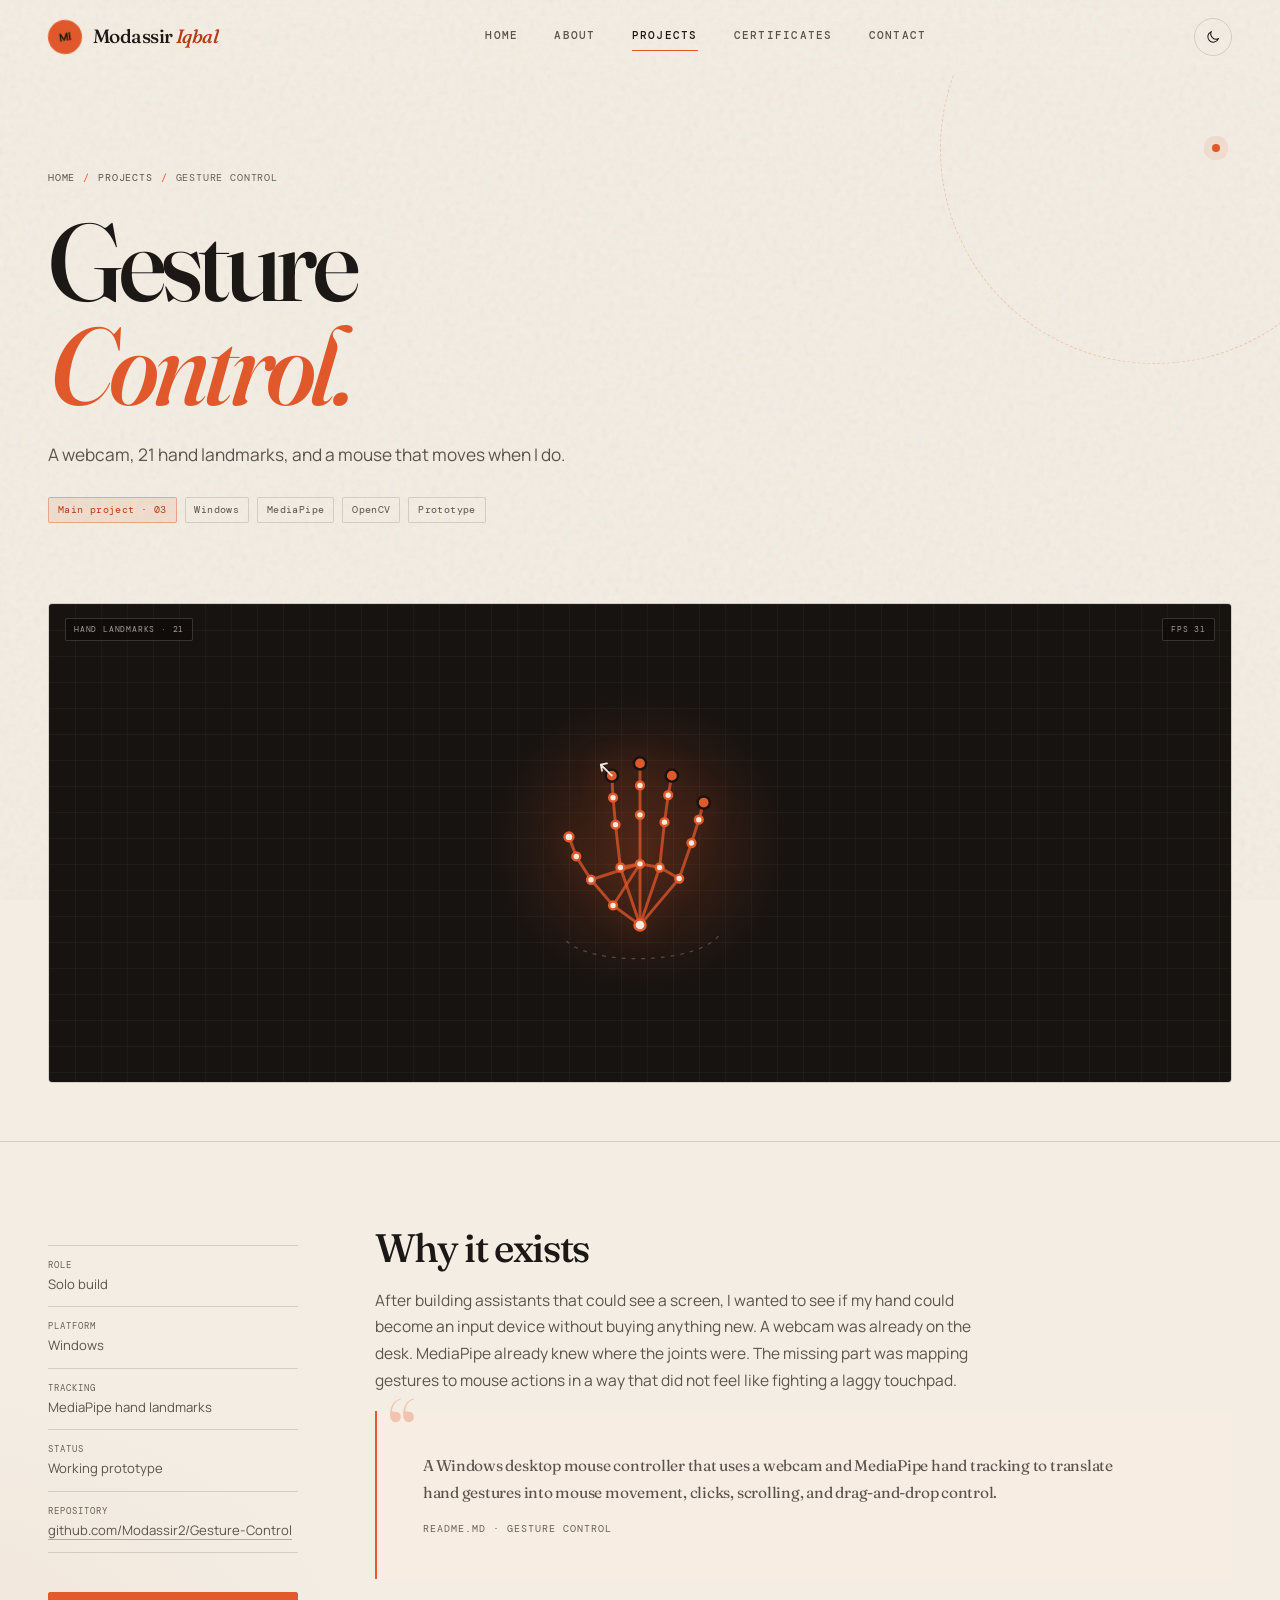
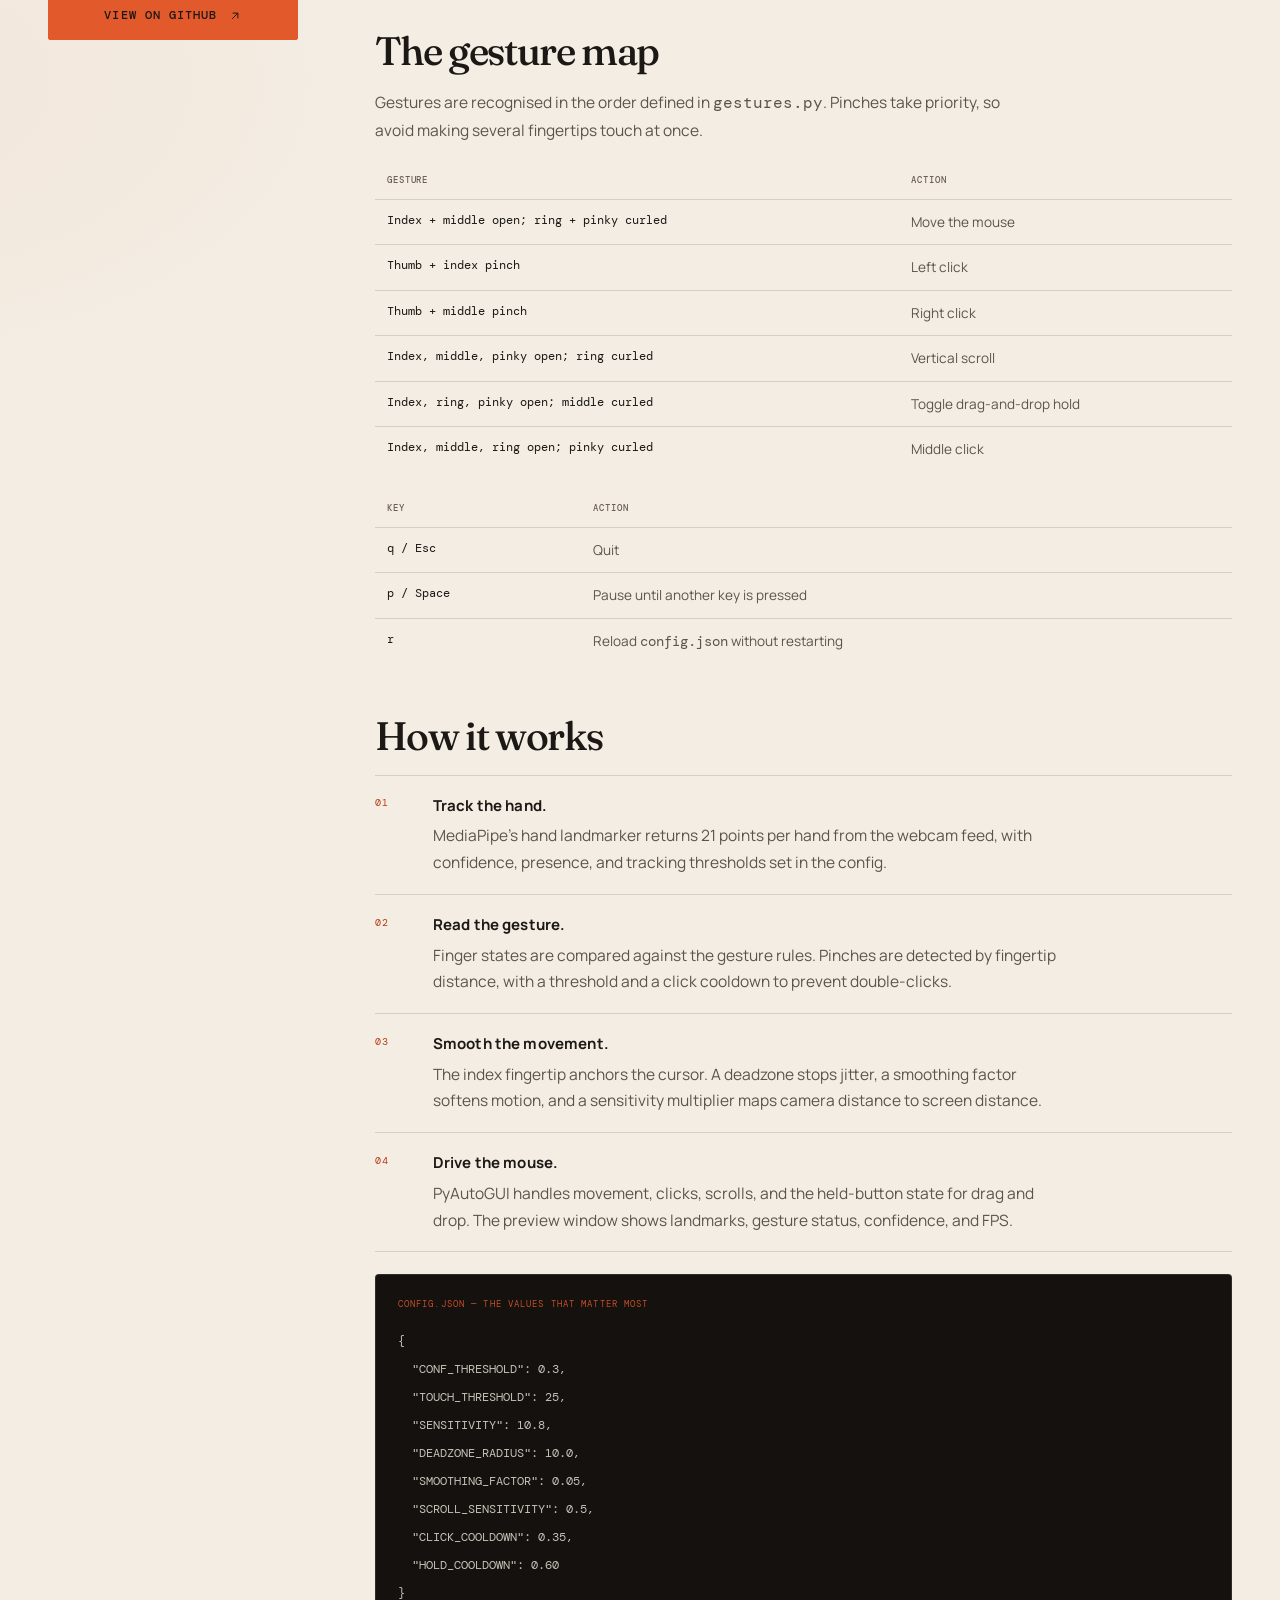
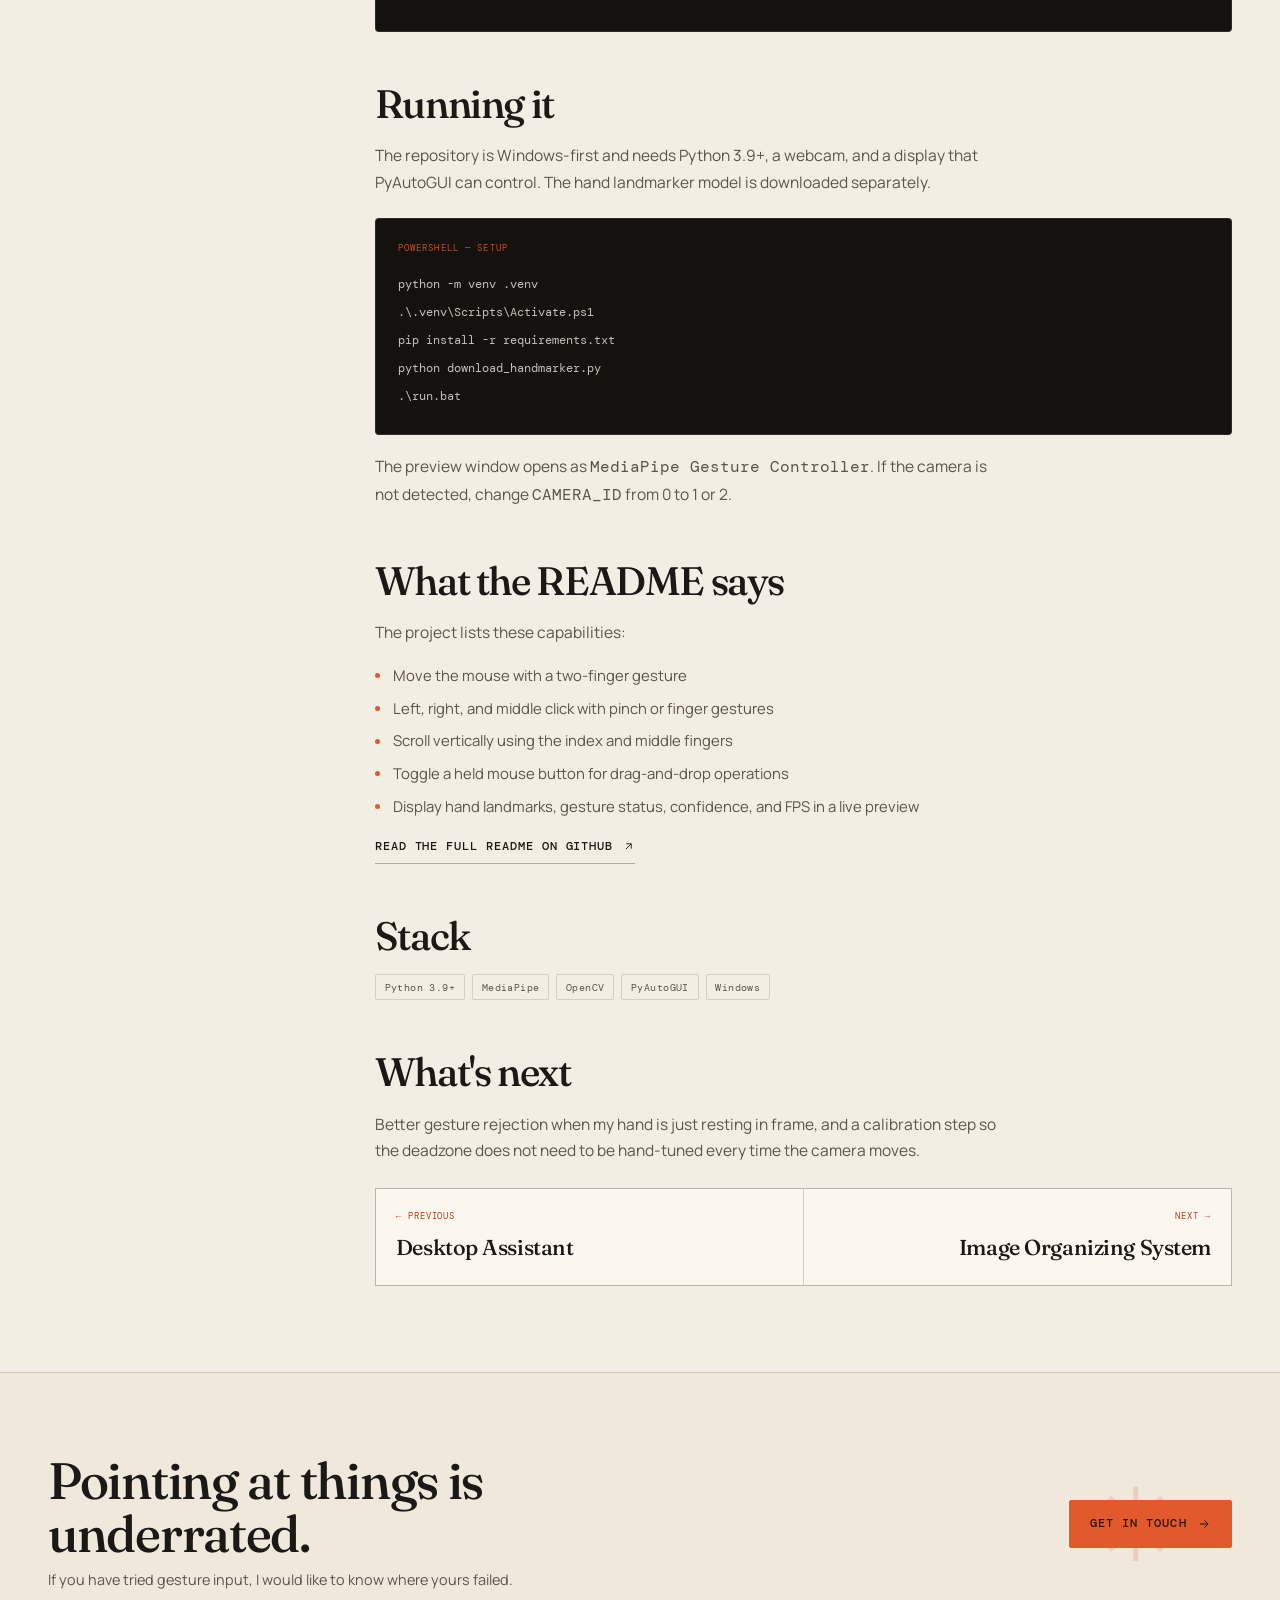
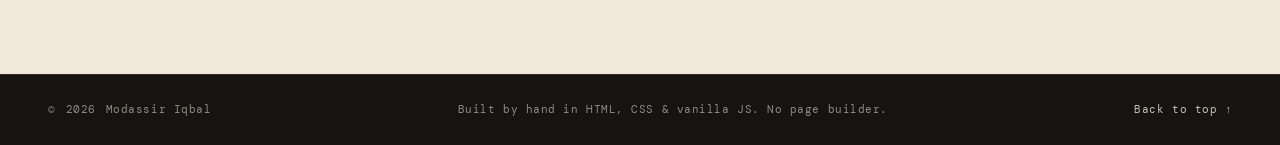
<file: projects/gesture-control.html>
<!DOCTYPE html>
<html lang="en">
<head>
  <meta charset="utf-8">
  <meta name="viewport" content="width=device-width, initial-scale=1">
  <title>Gesture Control — a webcam mouse | Modassir Iqbal</title>
  <meta name="description" content="Gesture Control is a Windows desktop mouse controller that uses a webcam, MediaPipe hand tracking, and PyAutoGUI to turn hand gestures into clicks, scrolls, and drag-and-drop.">
  <meta name="theme-color" content="#f3ede3">
  <link rel="icon" href="../assets/img/favicon.svg" type="image/svg+xml">
  <link rel="preconnect" href="https://fonts.googleapis.com">
  <link rel="preconnect" href="https://fonts.gstatic.com" crossorigin>
  <link href="https://fonts.googleapis.com/css2?family=Caveat:wght@500;600&amp;family=DM+Mono:wght@400;500&amp;family=Fraunces:ital,opsz,wght@0,9..144,300..900;1,9..144,300..900&amp;family=Manrope:wght@400;500;600;700&amp;display=swap" rel="stylesheet">
  <link rel="stylesheet" href="../assets/css/style.css">
  <link rel="stylesheet" href="../assets/css/components.css">
  <link rel="stylesheet" href="../assets/css/pages.css">
  <script>
    (function () {
      try {
        var theme = localStorage.getItem("mi-theme");
        if (theme === "dark") document.documentElement.dataset.theme = "dark";
      } catch (error) {}
      document.documentElement.classList.add("js");
    })();
  </script>
</head>
<body>
  <a class="skip-link" href="#main">Skip to content</a>
  <div class="progress" aria-hidden="true"><span></span></div>

  <header class="site-header" data-header>
    <div class="wrap header-inner">
      <a class="brand" href="../index.html" aria-label="MI Modassir Iqbal — home">
        <span class="brand-mark" aria-hidden="true">MI</span>
        <span class="brand-text">Modassir <em>Iqbal</em></span>
      </a>
      <nav class="nav" id="nav" aria-label="Primary">
        <a href="../index.html">Home</a>
        <a href="../about.html">About</a>
        <a href="../projects.html" aria-current="page">Projects</a>
        <a href="../certificates.html">Certificates</a>
        <a href="../index.html#contact">Contact</a>
      </nav>
      <div class="header-tools">
        <button class="theme-toggle" type="button" data-theme-toggle aria-label="Switch to dark theme">
          <svg class="icon-moon" viewBox="0 0 24 24" fill="none" stroke="currentColor" stroke-width="1.6" aria-hidden="true"><path d="M20 14.7A8.2 8.2 0 0 1 9.3 4a8.2 8.2 0 1 0 10.7 10.7Z"/></svg>
          <svg class="icon-sun" viewBox="0 0 24 24" fill="none" stroke="currentColor" stroke-width="1.6" aria-hidden="true"><circle cx="12" cy="12" r="4"/><path d="M12 2v2M12 20v2M4.9 4.9l1.4 1.4M17.7 17.7l1.4 1.4M2 12h2M20 12h2M4.9 19.1l1.4-1.4M17.7 6.3l1.4-1.4"/></svg>
        </button>
        <button class="menu-toggle" type="button" data-menu-toggle aria-label="Open menu" aria-expanded="false" aria-controls="nav">
          <span></span><span></span>
        </button>
      </div>
    </div>
  </header>

  <main id="main">
    <section class="page-hero">
      <div class="wrap">
        <p class="breadcrumb" data-reveal>
          <a href="../index.html">Home</a> <span>/</span> <a href="../projects.html">Projects</a> <span>/</span> Gesture Control
        </p>
        <h1 class="display" data-reveal style="--delay: 0.05s">Gesture <br><em>Control.</em></h1>
        <p class="page-lede" data-reveal style="--delay: 0.1s">
          A webcam, 21 hand landmarks, and a mouse that moves when I do.
        </p>
        <div class="page-meta" data-reveal style="--delay: 0.15s">
          <span class="tag tag--accent">Main project · 03</span>
          <span class="tag">Windows</span>
          <span class="tag">MediaPipe</span>
          <span class="tag">OpenCV</span>
          <span class="tag">Prototype</span>
        </div>

        <div class="project-visual" data-reveal style="--delay: 0.1s">
          <div class="pvisual pvisual--dark pvisual--gesture" aria-hidden="true">
            <span class="viz-tag">hand landmarks · 21</span>
            <span class="viz-tag">fps 31</span>
            <svg class="hand-svg" viewBox="0 0 200 210" aria-hidden="true">
              <path class="trail" d="M40 185C60 205 145 205 165 180"/>
              <g class="bones">
                <path d="M100 172 78 156 60 135 48 116 42 100"/>
                <path d="M100 172 84 125 80 90 78 68 77 50"/>
                <path d="M100 172 100 122 100 82 100 58 100 40"/>
                <path d="M100 172 116 125 120 88 123 66 126 50"/>
                <path d="M100 172 132 134 142 105 148 86 152 72"/>
                <path d="M84 125 100 122 116 125 132 134"/>
                <path d="M78 156 100 122"/>
                <path d="M60 135 100 122"/>
              </g>
              <g class="joints">
                <circle cx="100" cy="172" r="4.5"/>
                <circle cx="78" cy="156" r="3.2"/><circle cx="60" cy="135" r="3.2"/><circle cx="48" cy="116" r="3.2"/><circle cx="42" cy="100" r="3.6"/>
                <circle cx="84" cy="125" r="3.2"/><circle cx="80" cy="90" r="3.2"/><circle cx="78" cy="68" r="3.2"/><circle cx="77" cy="50" r="3.6"/>
                <circle cx="100" cy="122" r="3.2"/><circle cx="100" cy="82" r="3.2"/><circle cx="100" cy="58" r="3.2"/><circle cx="100" cy="40" r="3.6"/>
                <circle cx="116" cy="125" r="3.2"/><circle cx="120" cy="88" r="3.2"/><circle cx="123" cy="66" r="3.2"/><circle cx="126" cy="50" r="3.6"/>
                <circle cx="132" cy="134" r="3.2"/><circle cx="142" cy="105" r="3.2"/><circle cx="148" cy="86" r="3.2"/><circle cx="152" cy="72" r="3.6"/>
              </g>
              <circle class="tip" cx="77" cy="50" r="5"/><circle class="tip" cx="100" cy="40" r="5"/><circle class="tip" cx="126" cy="50" r="5"/><circle class="tip" cx="152" cy="72" r="5"/>
              <path d="M77 50l-9-9m0 0 5-1m-5 1 1 5" fill="none" stroke="#f4ece1" stroke-width="1.5" stroke-linecap="round"/>
            </svg>
          </div>
        </div>
      </div>
    </section>

    <div class="wrap project-layout">
      <aside class="project-side">
        <dl class="facts">
          <div><dt>Role</dt><dd>Solo build</dd></div>
          <div><dt>Platform</dt><dd>Windows</dd></div>
          <div><dt>Tracking</dt><dd>MediaPipe hand landmarks</dd></div>
          <div><dt>Status</dt><dd>Working prototype</dd></div>
          <div><dt>Repository</dt><dd><a href="https://github.com/Modassir2/Gesture-Control" target="_blank" rel="noopener noreferrer">github.com/Modassir2/Gesture-Control</a></dd></div>
        </dl>
        <a class="btn btn--primary" href="https://github.com/Modassir2/Gesture-Control" target="_blank" rel="noopener noreferrer">
          View on GitHub
          <svg viewBox="0 0 24 24" fill="none" stroke="currentColor" stroke-width="1.7" aria-hidden="true"><path d="M7 17 17 7M8 7h9v9"/></svg>
        </a>
      </aside>

      <article class="project-article">
        <section class="article-block">
          <h2>Why it exists</h2>
          <p>
            After building assistants that could see a screen, I wanted to see if my hand could become an
            input device without buying anything new. A webcam was already on the desk. MediaPipe already
            knew where the joints were. The missing part was mapping gestures to mouse actions in a way that
            did not feel like fighting a laggy touchpad.
          </p>
          <blockquote class="readme-quote">
            <p>A Windows desktop mouse controller that uses a webcam and MediaPipe hand tracking to translate hand gestures into mouse movement, clicks, scrolling, and drag-and-drop control.</p>
            <cite>README.md · Gesture Control</cite>
          </blockquote>
        </section>

        <section class="article-block">
          <h2>The gesture map</h2>
          <p>
            Gestures are recognised in the order defined in <span class="mono">gestures.py</span>. Pinches
            take priority, so avoid making several fingertips touch at once.
          </p>
          <div style="overflow-x:auto">
            <table class="data-table">
              <thead>
                <tr><th>Gesture</th><th>Action</th></tr>
              </thead>
              <tbody>
                <tr><td>Index + middle open; ring + pinky curled</td><td>Move the mouse</td></tr>
                <tr><td>Thumb + index pinch</td><td>Left click</td></tr>
                <tr><td>Thumb + middle pinch</td><td>Right click</td></tr>
                <tr><td>Index, middle, pinky open; ring curled</td><td>Vertical scroll</td></tr>
                <tr><td>Index, ring, pinky open; middle curled</td><td>Toggle drag-and-drop hold</td></tr>
                <tr><td>Index, middle, ring open; pinky curled</td><td>Middle click</td></tr>
              </tbody>
            </table>
          </div>
          <div style="overflow-x:auto">
            <table class="data-table">
              <thead>
                <tr><th>Key</th><th>Action</th></tr>
              </thead>
              <tbody>
                <tr><td>q / Esc</td><td>Quit</td></tr>
                <tr><td>p / Space</td><td>Pause until another key is pressed</td></tr>
                <tr><td>r</td><td>Reload <span class="mono">config.json</span> without restarting</td></tr>
              </tbody>
            </table>
          </div>
        </section>

        <section class="article-block">
          <h2>How it works</h2>
          <ol class="steps">
            <li>
              <div>
                <strong>Track the hand.</strong>
                <p>MediaPipe's hand landmarker returns 21 points per hand from the webcam feed, with confidence, presence, and tracking thresholds set in the config.</p>
              </div>
            </li>
            <li>
              <div>
                <strong>Read the gesture.</strong>
                <p>Finger states are compared against the gesture rules. Pinches are detected by fingertip distance, with a threshold and a click cooldown to prevent double-clicks.</p>
              </div>
            </li>
            <li>
              <div>
                <strong>Smooth the movement.</strong>
                <p>The index fingertip anchors the cursor. A deadzone stops jitter, a smoothing factor softens motion, and a sensitivity multiplier maps camera distance to screen distance.</p>
              </div>
            </li>
            <li>
              <div>
                <strong>Drive the mouse.</strong>
                <p>PyAutoGUI handles movement, clicks, scrolls, and the held-button state for drag and drop. The preview window shows landmarks, gesture status, confidence, and FPS.</p>
              </div>
            </li>
          </ol>
          <pre class="code-block" data-label="config.json — the values that matter most"><code>{
  "CONF_THRESHOLD": 0.3,
  "TOUCH_THRESHOLD": 25,
  "SENSITIVITY": 10.8,
  "DEADZONE_RADIUS": 10.0,
  "SMOOTHING_FACTOR": 0.05,
  "SCROLL_SENSITIVITY": 0.5,
  "CLICK_COOLDOWN": 0.35,
  "HOLD_COOLDOWN": 0.60
}</code></pre>
        </section>

        <section class="article-block">
          <h2>Running it</h2>
          <p>
            The repository is Windows-first and needs Python 3.9+, a webcam, and a display that PyAutoGUI
            can control. The hand landmarker model is downloaded separately.
          </p>
          <pre class="code-block" data-label="PowerShell — setup"><code>python -m venv .venv
.\.venv\Scripts\Activate.ps1
pip install -r requirements.txt
python download_handmarker.py
.\run.bat</code></pre>
          <p>
            The preview window opens as <span class="mono">MediaPipe Gesture Controller</span>. If the
            camera is not detected, change <span class="mono">CAMERA_ID</span> from 0 to 1 or 2.
          </p>
        </section>

        <section class="article-block">
          <h2>What the README says</h2>
          <p>The project lists these capabilities:</p>
          <ul>
            <li>Move the mouse with a two-finger gesture</li>
            <li>Left, right, and middle click with pinch or finger gestures</li>
            <li>Scroll vertically using the index and middle fingers</li>
            <li>Toggle a held mouse button for drag-and-drop operations</li>
            <li>Display hand landmarks, gesture status, confidence, and FPS in a live preview</li>
          </ul>
          <div class="readme-link-row">
            <a class="link-arrow" href="https://github.com/Modassir2/Gesture-Control#readme" target="_blank" rel="noopener noreferrer">
              Read the full README on GitHub
              <svg viewBox="0 0 24 24" fill="none" stroke="currentColor" stroke-width="1.7" aria-hidden="true"><path d="M7 17 17 7M8 7h9v9"/></svg>
            </a>
          </div>
        </section>

        <section class="article-block">
          <h2>Stack</h2>
          <div class="tags">
            <span class="tag">Python 3.9+</span>
            <span class="tag">MediaPipe</span>
            <span class="tag">OpenCV</span>
            <span class="tag">PyAutoGUI</span>
            <span class="tag">Windows</span>
          </div>
        </section>

        <section class="article-block">
          <h2>What's next</h2>
          <p>
            Better gesture rejection when my hand is just resting in frame, and a calibration step so the
            deadzone does not need to be hand-tuned every time the camera moves.
          </p>

          <nav class="project-pager" aria-label="Project navigation">
            <a href="desktop-assistant.html">
              <small>← Previous</small>
              <strong>Desktop Assistant</strong>
            </a>
            <a href="image-organizing-system.html">
              <small>Next →</small>
              <strong>Image Organizing System</strong>
            </a>
          </nav>
        </section>
      </article>
    </div>

    <section class="cta-band">
      <div class="wrap cta-inner">
        <div>
          <h2>Pointing at things is underrated.</h2>
          <p>If you have tried gesture input, I would like to know where yours failed.</p>
        </div>
        <a class="btn btn--primary" href="../index.html#contact">
          Get in touch
          <svg viewBox="0 0 24 24" fill="none" stroke="currentColor" stroke-width="1.7" aria-hidden="true"><path d="M5 12h14M13 6l6 6-6 6"/></svg>
        </a>
      </div>
    </section>
  </main>

  <footer class="site-footer">
    <div class="wrap footer-inner">
      <p>© <span data-year>2026</span> Modassir Iqbal</p>
      <p>Built by hand in HTML, CSS &amp; vanilla JS. No page builder.</p>
      <p><a href="#main">Back to top ↑</a></p>
    </div>
  </footer>

  <script src="../assets/js/main.js"></script>
</body>
</html>
</file>
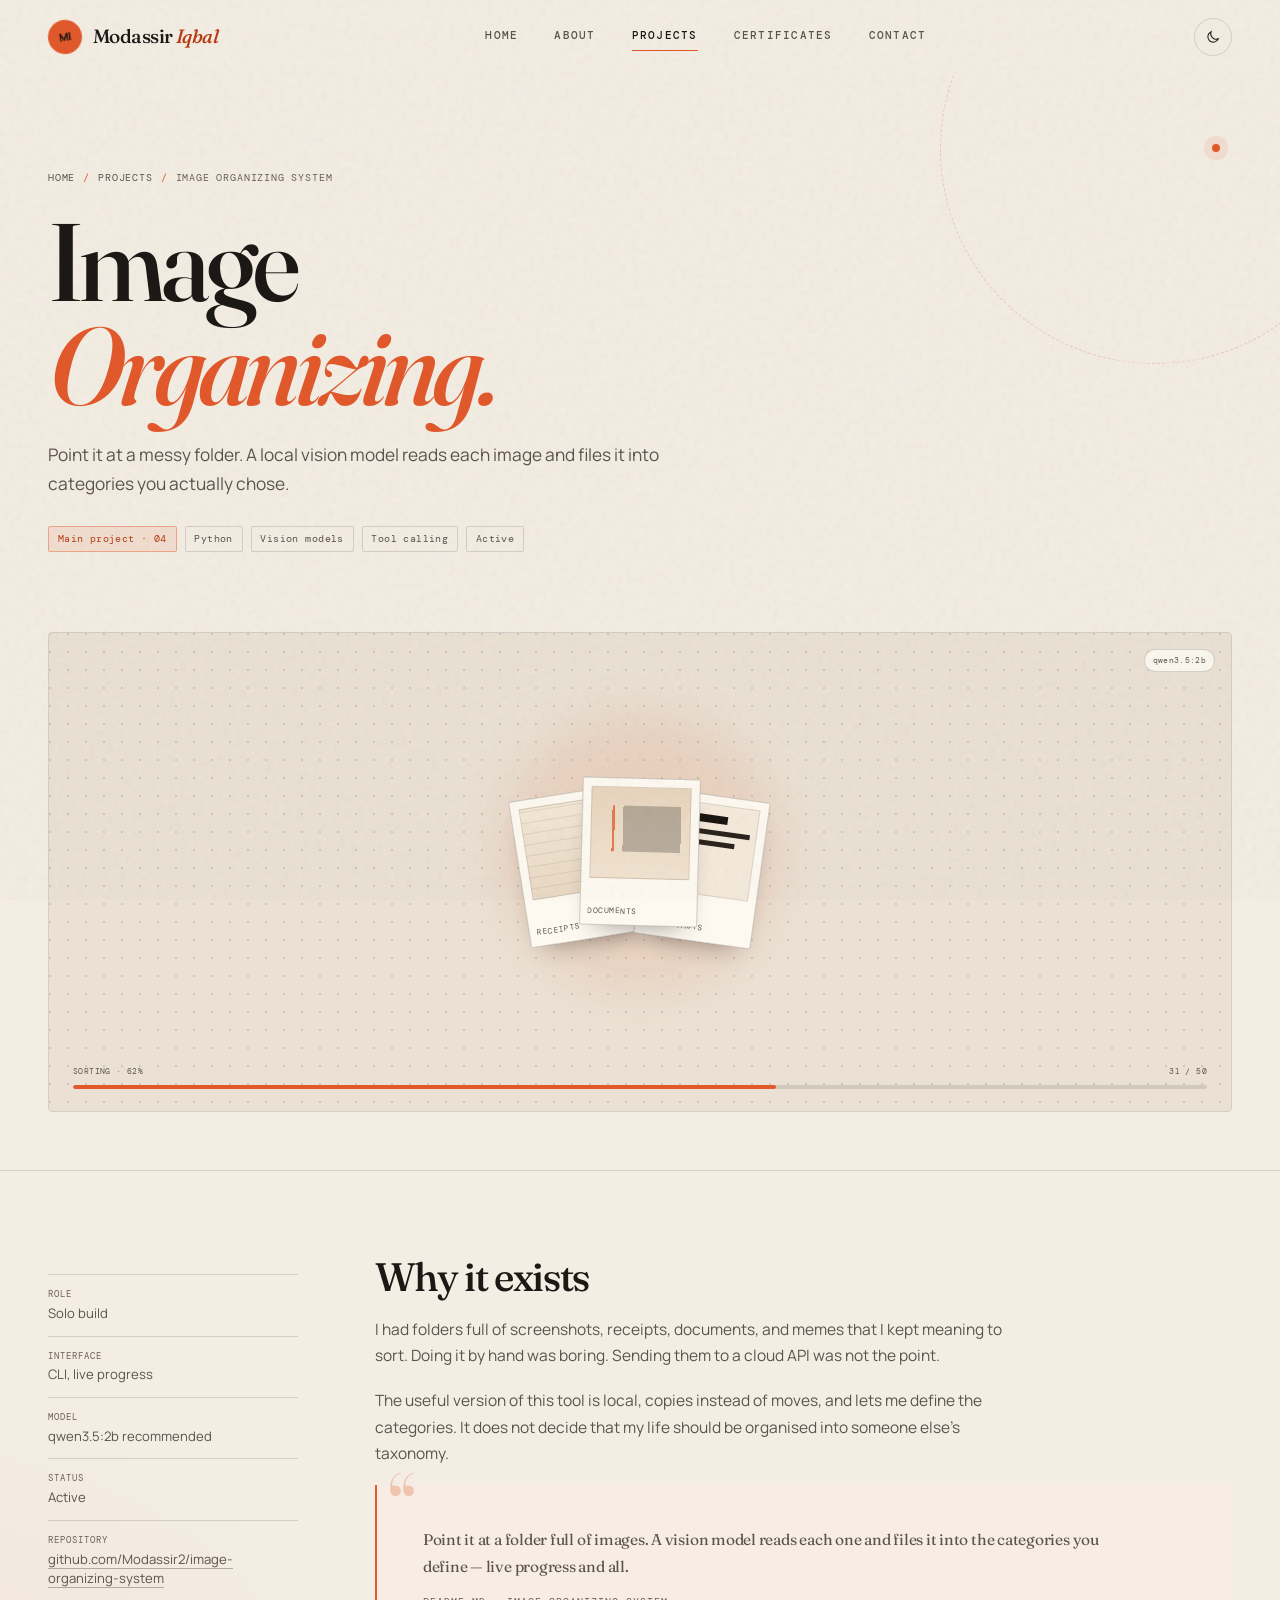
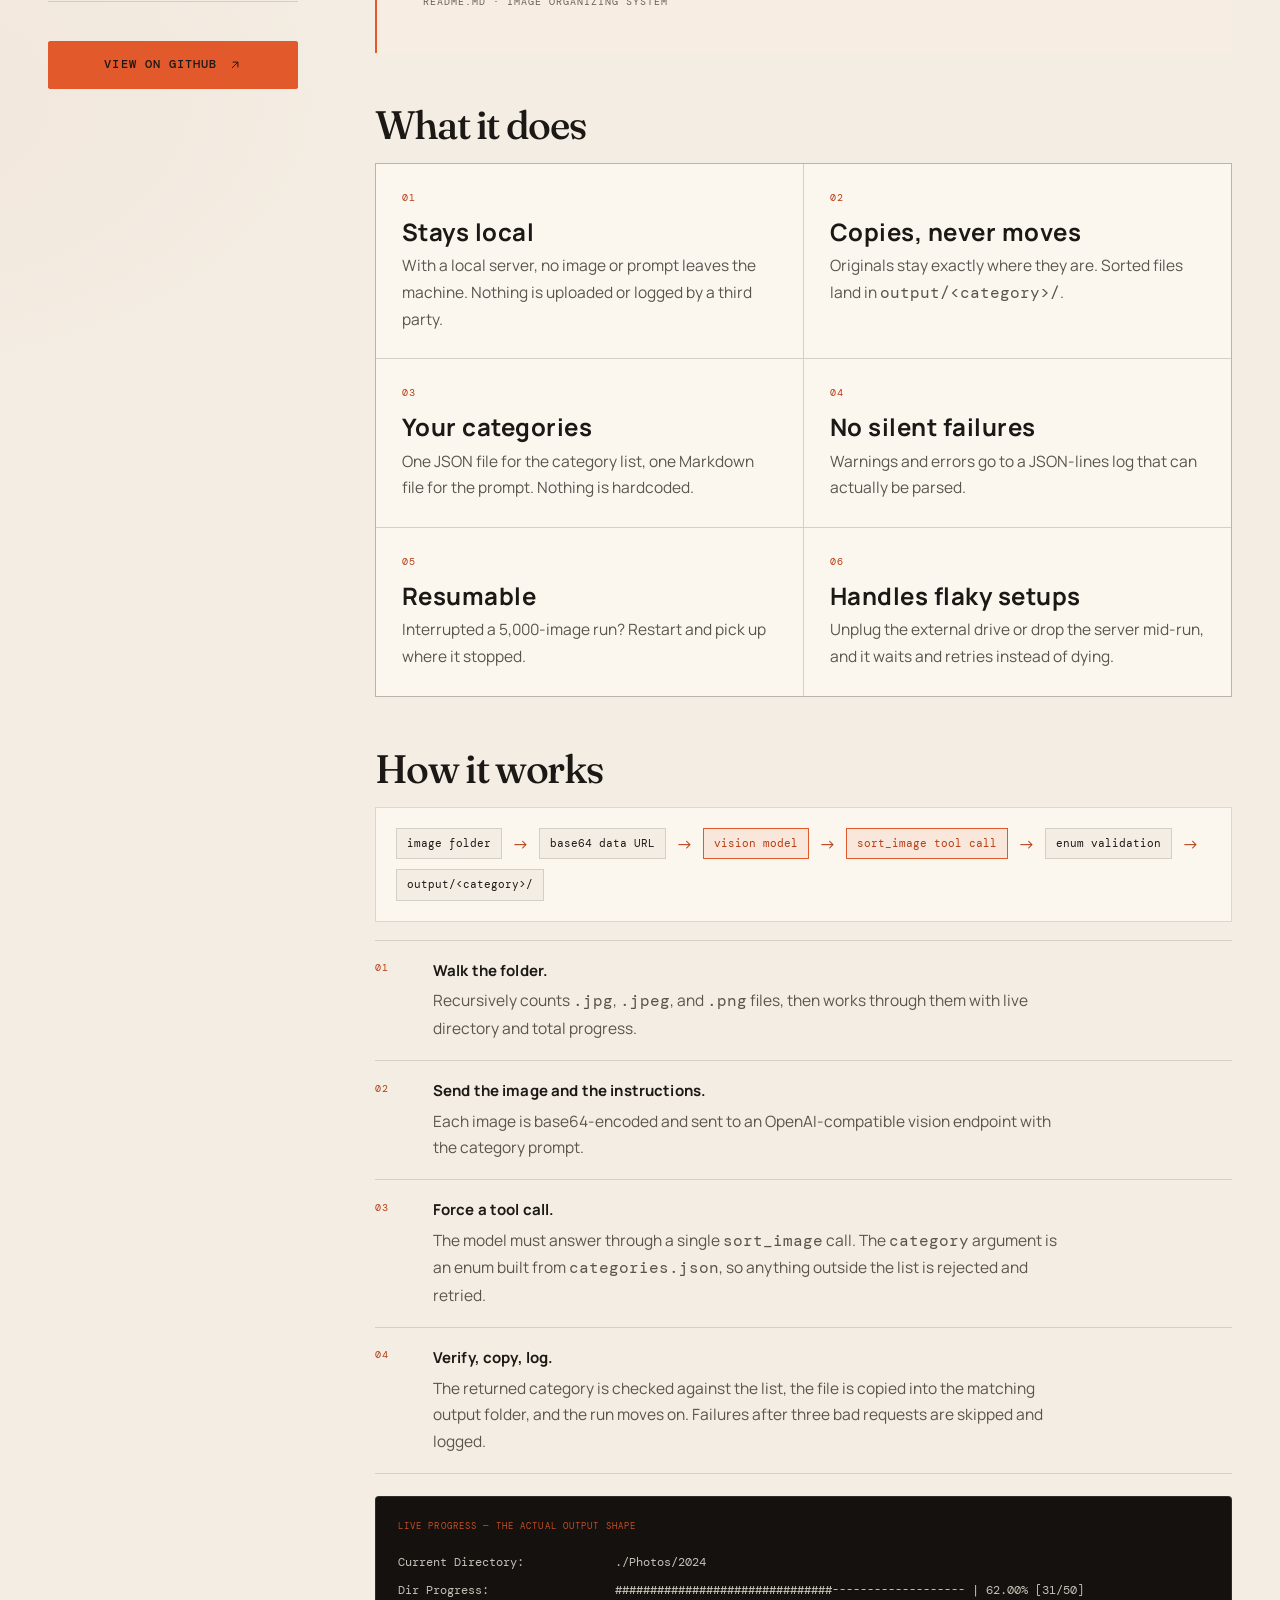
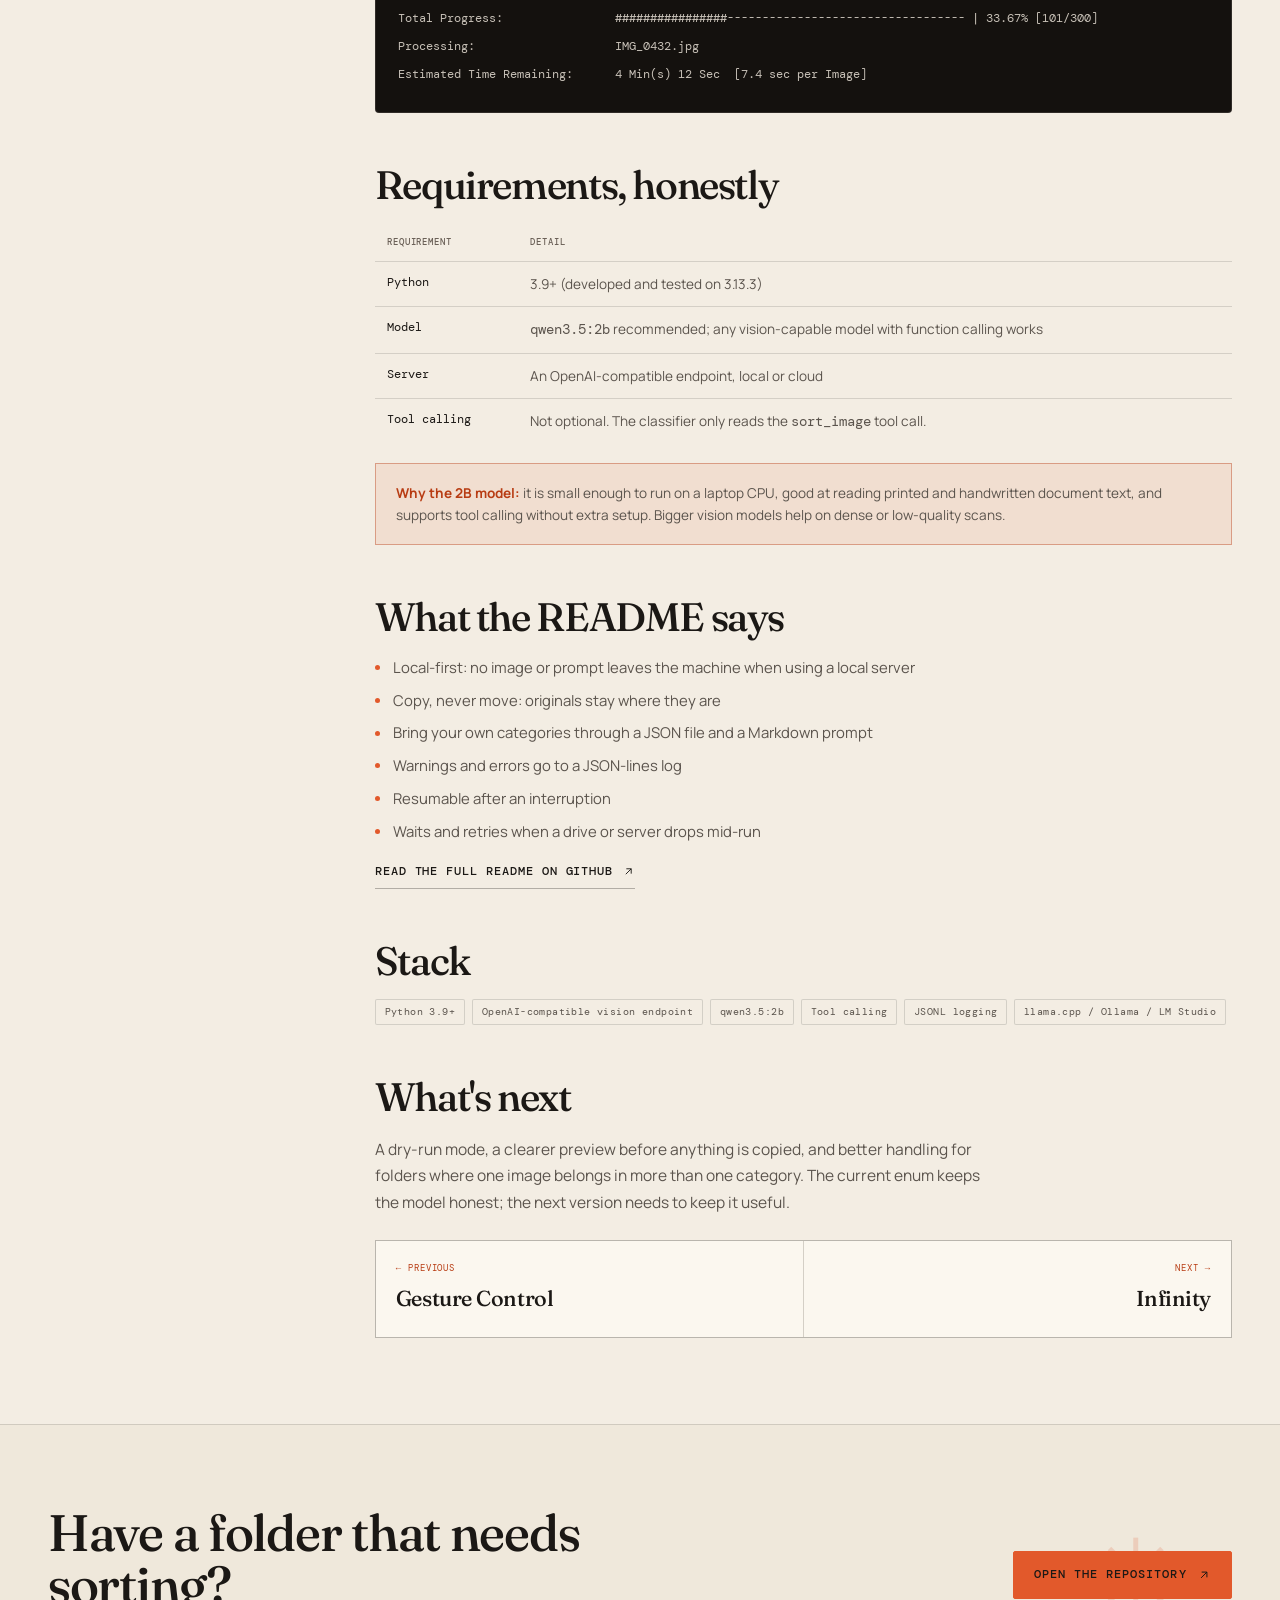
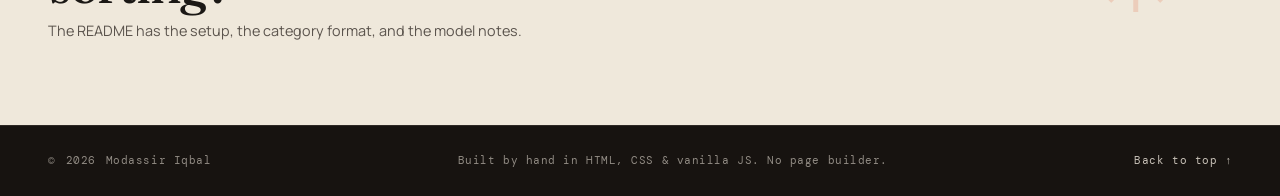
<file: projects/image-organizing-system.html>
<!DOCTYPE html>
<html lang="en">
<head>
  <meta charset="utf-8">
  <meta name="viewport" content="width=device-width, initial-scale=1">
  <title>Image Organizing System — local vision sorting | Modassir Iqbal</title>
  <meta name="description" content="Image Organizing System uses a local vision model to read images and file them into categories you define. Copy, never move. Resumable, logged, and local-first.">
  <meta name="theme-color" content="#f3ede3">
  <link rel="icon" href="../assets/img/favicon.svg" type="image/svg+xml">
  <link rel="preconnect" href="https://fonts.googleapis.com">
  <link rel="preconnect" href="https://fonts.gstatic.com" crossorigin>
  <link href="https://fonts.googleapis.com/css2?family=Caveat:wght@500;600&amp;family=DM+Mono:wght@400;500&amp;family=Fraunces:ital,opsz,wght@0,9..144,300..900;1,9..144,300..900&amp;family=Manrope:wght@400;500;600;700&amp;display=swap" rel="stylesheet">
  <link rel="stylesheet" href="../assets/css/style.css">
  <link rel="stylesheet" href="../assets/css/components.css">
  <link rel="stylesheet" href="../assets/css/pages.css">
  <script>
    (function () {
      try {
        var theme = localStorage.getItem("mi-theme");
        if (theme === "dark") document.documentElement.dataset.theme = "dark";
      } catch (error) {}
      document.documentElement.classList.add("js");
    })();
  </script>
</head>
<body>
  <a class="skip-link" href="#main">Skip to content</a>
  <div class="progress" aria-hidden="true"><span></span></div>

  <header class="site-header" data-header>
    <div class="wrap header-inner">
      <a class="brand" href="../index.html" aria-label="MI Modassir Iqbal — home">
        <span class="brand-mark" aria-hidden="true">MI</span>
        <span class="brand-text">Modassir <em>Iqbal</em></span>
      </a>
      <nav class="nav" id="nav" aria-label="Primary">
        <a href="../index.html">Home</a>
        <a href="../about.html">About</a>
        <a href="../projects.html" aria-current="page">Projects</a>
        <a href="../certificates.html">Certificates</a>
        <a href="../index.html#contact">Contact</a>
      </nav>
      <div class="header-tools">
        <button class="theme-toggle" type="button" data-theme-toggle aria-label="Switch to dark theme">
          <svg class="icon-moon" viewBox="0 0 24 24" fill="none" stroke="currentColor" stroke-width="1.6" aria-hidden="true"><path d="M20 14.7A8.2 8.2 0 0 1 9.3 4a8.2 8.2 0 1 0 10.7 10.7Z"/></svg>
          <svg class="icon-sun" viewBox="0 0 24 24" fill="none" stroke="currentColor" stroke-width="1.6" aria-hidden="true"><circle cx="12" cy="12" r="4"/><path d="M12 2v2M12 20v2M4.9 4.9l1.4 1.4M17.7 17.7l1.4 1.4M2 12h2M20 12h2M4.9 19.1l1.4-1.4M17.7 6.3l1.4-1.4"/></svg>
        </button>
        <button class="menu-toggle" type="button" data-menu-toggle aria-label="Open menu" aria-expanded="false" aria-controls="nav">
          <span></span><span></span>
        </button>
      </div>
    </div>
  </header>

  <main id="main">
    <section class="page-hero">
      <div class="wrap">
        <p class="breadcrumb" data-reveal>
          <a href="../index.html">Home</a> <span>/</span> <a href="../projects.html">Projects</a> <span>/</span> Image Organizing System
        </p>
        <h1 class="display" data-reveal style="--delay: 0.05s">Image <br><em>Organizing.</em></h1>
        <p class="page-lede" data-reveal style="--delay: 0.1s">
          Point it at a messy folder. A local vision model reads each image and files it into categories
          you actually chose.
        </p>
        <div class="page-meta" data-reveal style="--delay: 0.15s">
          <span class="tag tag--accent">Main project · 04</span>
          <span class="tag">Python</span>
          <span class="tag">Vision models</span>
          <span class="tag">Tool calling</span>
          <span class="tag">Active</span>
        </div>

        <div class="project-visual" data-reveal style="--delay: 0.1s">
          <div class="pvisual pvisual--sorter" aria-hidden="true">
            <span class="sort-chip">qwen3.5:2b</span>
            <div class="sort-stack">
              <div class="sort-card"><span class="sort-label">receipts</span></div>
              <div class="sort-card"><span class="sort-label">documents</span></div>
              <div class="sort-card"><span class="sort-label">screenshots</span></div>
            </div>
            <div class="sort-progress">
              <p><span>sorting · 62%</span><span>31 / 50</span></p>
              <div class="bar"><span></span></div>
            </div>
          </div>
        </div>
      </div>
    </section>

    <div class="wrap project-layout">
      <aside class="project-side">
        <dl class="facts">
          <div><dt>Role</dt><dd>Solo build</dd></div>
          <div><dt>Interface</dt><dd>CLI, live progress</dd></div>
          <div><dt>Model</dt><dd>qwen3.5:2b recommended</dd></div>
          <div><dt>Status</dt><dd>Active</dd></div>
          <div><dt>Repository</dt><dd><a href="https://github.com/Modassir2/image-organizing-system" target="_blank" rel="noopener noreferrer">github.com/Modassir2/image-organizing-system</a></dd></div>
        </dl>
        <a class="btn btn--primary" href="https://github.com/Modassir2/image-organizing-system" target="_blank" rel="noopener noreferrer">
          View on GitHub
          <svg viewBox="0 0 24 24" fill="none" stroke="currentColor" stroke-width="1.7" aria-hidden="true"><path d="M7 17 17 7M8 7h9v9"/></svg>
        </a>
      </aside>

      <article class="project-article">
        <section class="article-block">
          <h2>Why it exists</h2>
          <p>
            I had folders full of screenshots, receipts, documents, and memes that I kept meaning to sort.
            Doing it by hand was boring. Sending them to a cloud API was not the point.
          </p>
          <p>
            The useful version of this tool is local, copies instead of moves, and lets me define the
            categories. It does not decide that my life should be organised into someone else's taxonomy.
          </p>
          <blockquote class="readme-quote">
            <p>Point it at a folder full of images. A vision model reads each one and files it into the categories you define — live progress and all.</p>
            <cite>README.md · Image Organizing System</cite>
          </blockquote>
        </section>

        <section class="article-block">
          <h2>What it does</h2>
          <div class="feature-list">
            <div class="feature-item">
              <span class="fnum">01</span>
              <h3>Stays local</h3>
              <p>With a local server, no image or prompt leaves the machine. Nothing is uploaded or logged by a third party.</p>
            </div>
            <div class="feature-item">
              <span class="fnum">02</span>
              <h3>Copies, never moves</h3>
              <p>Originals stay exactly where they are. Sorted files land in <span class="mono">output/&lt;category&gt;/</span>.</p>
            </div>
            <div class="feature-item">
              <span class="fnum">03</span>
              <h3>Your categories</h3>
              <p>One JSON file for the category list, one Markdown file for the prompt. Nothing is hardcoded.</p>
            </div>
            <div class="feature-item">
              <span class="fnum">04</span>
              <h3>No silent failures</h3>
              <p>Warnings and errors go to a JSON-lines log that can actually be parsed.</p>
            </div>
            <div class="feature-item">
              <span class="fnum">05</span>
              <h3>Resumable</h3>
              <p>Interrupted a 5,000-image run? Restart and pick up where it stopped.</p>
            </div>
            <div class="feature-item">
              <span class="fnum">06</span>
              <h3>Handles flaky setups</h3>
              <p>Unplug the external drive or drop the server mid-run, and it waits and retries instead of dying.</p>
            </div>
          </div>
        </section>

        <section class="article-block">
          <h2>How it works</h2>
          <div class="flow">
            <span>image folder</span><b>→</b>
            <span>base64 data URL</span><b>→</b>
            <span class="hot">vision model</span><b>→</b>
            <span class="hot">sort_image tool call</span><b>→</b>
            <span>enum validation</span><b>→</b>
            <span>output/&lt;category&gt;/</span>
          </div>
          <ol class="steps">
            <li>
              <div>
                <strong>Walk the folder.</strong>
                <p>Recursively counts <span class="mono">.jpg</span>, <span class="mono">.jpeg</span>, and <span class="mono">.png</span> files, then works through them with live directory and total progress.</p>
              </div>
            </li>
            <li>
              <div>
                <strong>Send the image and the instructions.</strong>
                <p>Each image is base64-encoded and sent to an OpenAI-compatible vision endpoint with the category prompt.</p>
              </div>
            </li>
            <li>
              <div>
                <strong>Force a tool call.</strong>
                <p>The model must answer through a single <span class="mono">sort_image</span> call. The <span class="mono">category</span> argument is an enum built from <span class="mono">categories.json</span>, so anything outside the list is rejected and retried.</p>
              </div>
            </li>
            <li>
              <div>
                <strong>Verify, copy, log.</strong>
                <p>The returned category is checked against the list, the file is copied into the matching output folder, and the run moves on. Failures after three bad requests are skipped and logged.</p>
              </div>
            </li>
          </ol>

          <pre class="code-block" data-label="live progress — the actual output shape"><code>Current Directory:             ./Photos/2024
Dir Progress:                  ###############################------------------- | 62.00% [31/50]
Total Progress:                ################---------------------------------- | 33.67% [101/300]
Processing:                    IMG_0432.jpg
Estimated Time Remaining:      4 Min(s) 12 Sec  [7.4 sec per Image]</code></pre>
        </section>

        <section class="article-block">
          <h2>Requirements, honestly</h2>
          <div style="overflow-x:auto">
            <table class="data-table">
              <thead>
                <tr><th>Requirement</th><th>Detail</th></tr>
              </thead>
              <tbody>
                <tr><td>Python</td><td>3.9+ (developed and tested on 3.13.3)</td></tr>
                <tr><td>Model</td><td><span class="mono">qwen3.5:2b</span> recommended; any vision-capable model with function calling works</td></tr>
                <tr><td>Server</td><td>An OpenAI-compatible endpoint, local or cloud</td></tr>
                <tr><td>Tool calling</td><td>Not optional. The classifier only reads the <span class="mono">sort_image</span> tool call.</td></tr>
              </tbody>
            </table>
          </div>
          <div class="note-box">
            <strong>Why the 2B model:</strong> it is small enough to run on a laptop CPU, good at reading
            printed and handwritten document text, and supports tool calling without extra setup. Bigger
            vision models help on dense or low-quality scans.
          </div>
        </section>

        <section class="article-block">
          <h2>What the README says</h2>
          <ul>
            <li>Local-first: no image or prompt leaves the machine when using a local server</li>
            <li>Copy, never move: originals stay where they are</li>
            <li>Bring your own categories through a JSON file and a Markdown prompt</li>
            <li>Warnings and errors go to a JSON-lines log</li>
            <li>Resumable after an interruption</li>
            <li>Waits and retries when a drive or server drops mid-run</li>
          </ul>
          <div class="readme-link-row">
            <a class="link-arrow" href="https://github.com/Modassir2/image-organizing-system#readme" target="_blank" rel="noopener noreferrer">
              Read the full README on GitHub
              <svg viewBox="0 0 24 24" fill="none" stroke="currentColor" stroke-width="1.7" aria-hidden="true"><path d="M7 17 17 7M8 7h9v9"/></svg>
            </a>
          </div>
        </section>

        <section class="article-block">
          <h2>Stack</h2>
          <div class="tags">
            <span class="tag">Python 3.9+</span>
            <span class="tag">OpenAI-compatible vision endpoint</span>
            <span class="tag">qwen3.5:2b</span>
            <span class="tag">Tool calling</span>
            <span class="tag">JSONL logging</span>
            <span class="tag">llama.cpp / Ollama / LM Studio</span>
          </div>
        </section>

        <section class="article-block">
          <h2>What's next</h2>
          <p>
            A dry-run mode, a clearer preview before anything is copied, and better handling for folders
            where one image belongs in more than one category. The current enum keeps the model honest;
            the next version needs to keep it useful.
          </p>

          <nav class="project-pager" aria-label="Project navigation">
            <a href="gesture-control.html">
              <small>← Previous</small>
              <strong>Gesture Control</strong>
            </a>
            <a href="infinity.html">
              <small>Next →</small>
              <strong>Infinity</strong>
            </a>
          </nav>
        </section>
      </article>
    </div>

    <section class="cta-band">
      <div class="wrap cta-inner">
        <div>
          <h2>Have a folder that needs sorting?</h2>
          <p>The README has the setup, the category format, and the model notes.</p>
        </div>
        <a class="btn btn--primary" href="https://github.com/Modassir2/image-organizing-system" target="_blank" rel="noopener noreferrer">
          Open the repository
          <svg viewBox="0 0 24 24" fill="none" stroke="currentColor" stroke-width="1.7" aria-hidden="true"><path d="M7 17 17 7M8 7h9v9"/></svg>
        </a>
      </div>
    </section>
  </main>

  <footer class="site-footer">
    <div class="wrap footer-inner">
      <p>© <span data-year>2026</span> Modassir Iqbal</p>
      <p>Built by hand in HTML, CSS &amp; vanilla JS. No page builder.</p>
      <p><a href="#main">Back to top ↑</a></p>
    </div>
  </footer>

  <script src="../assets/js/main.js"></script>
</body>
</html>
</file>
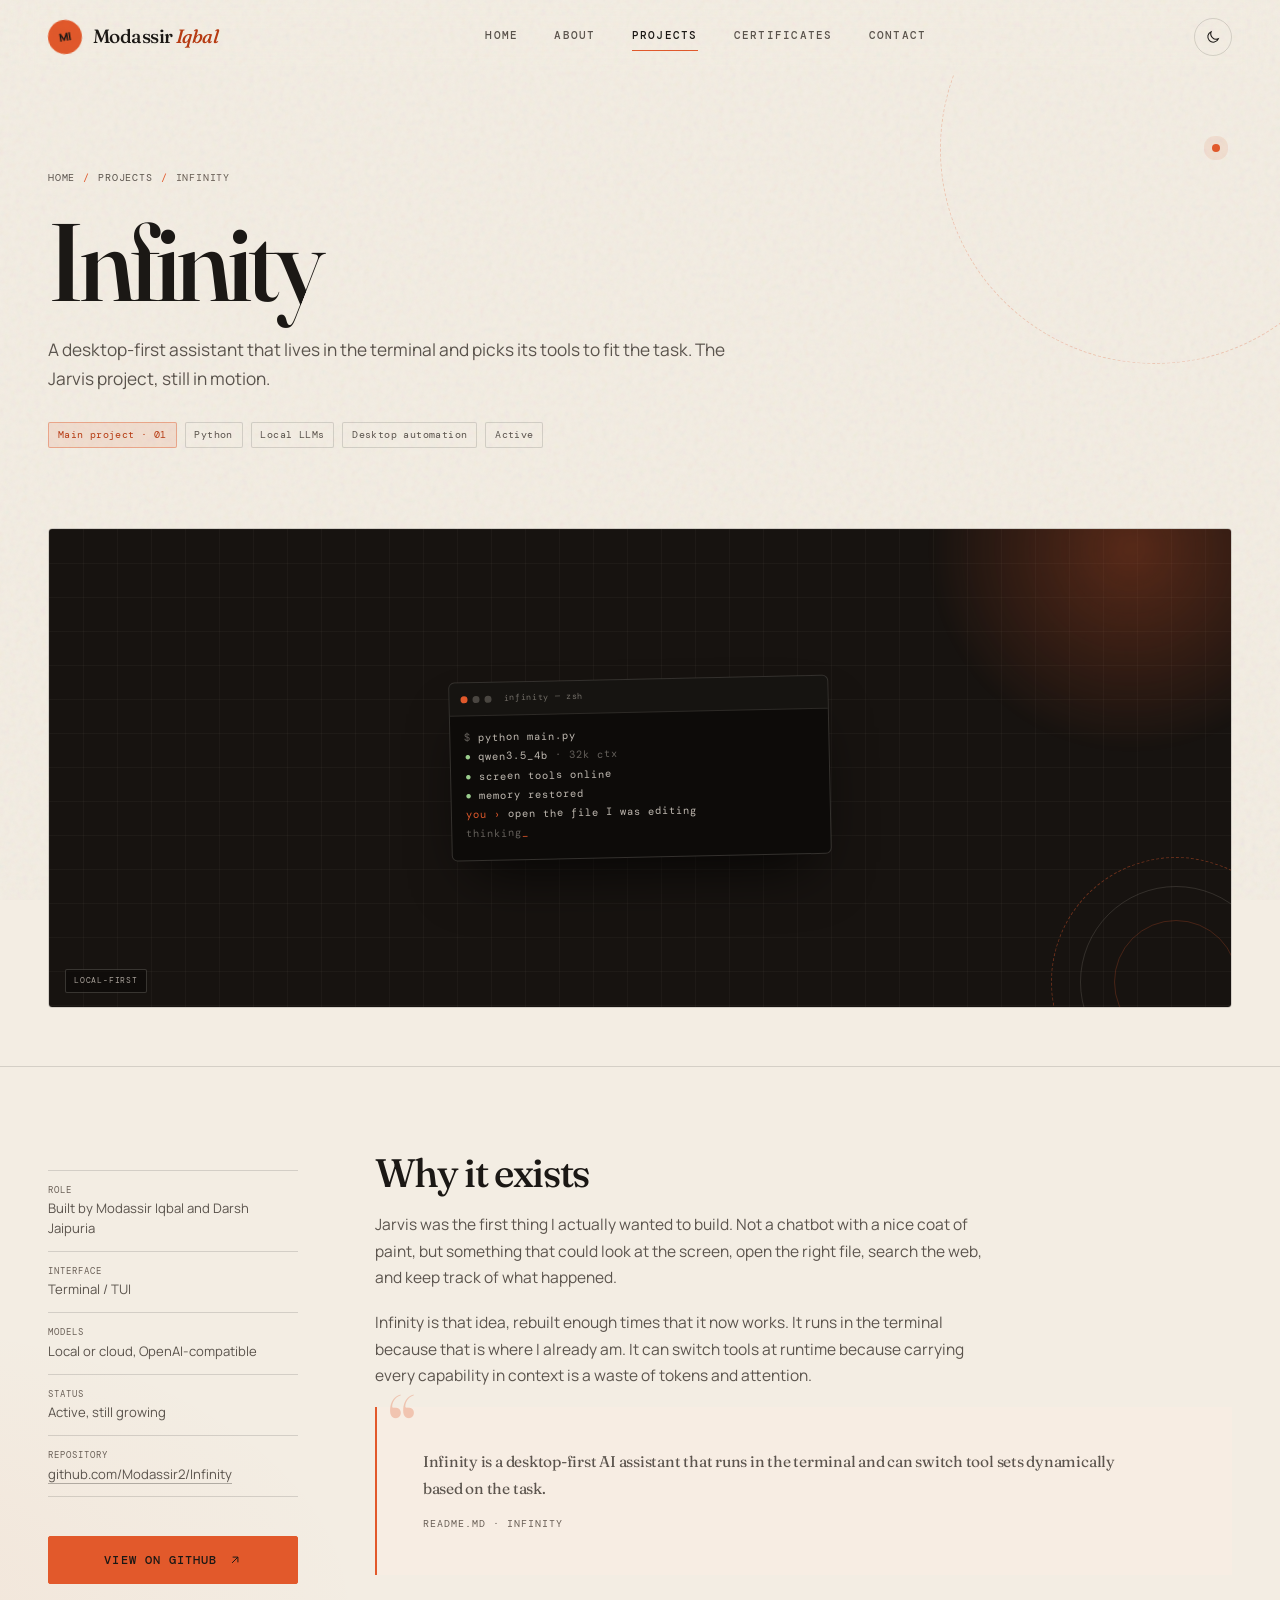
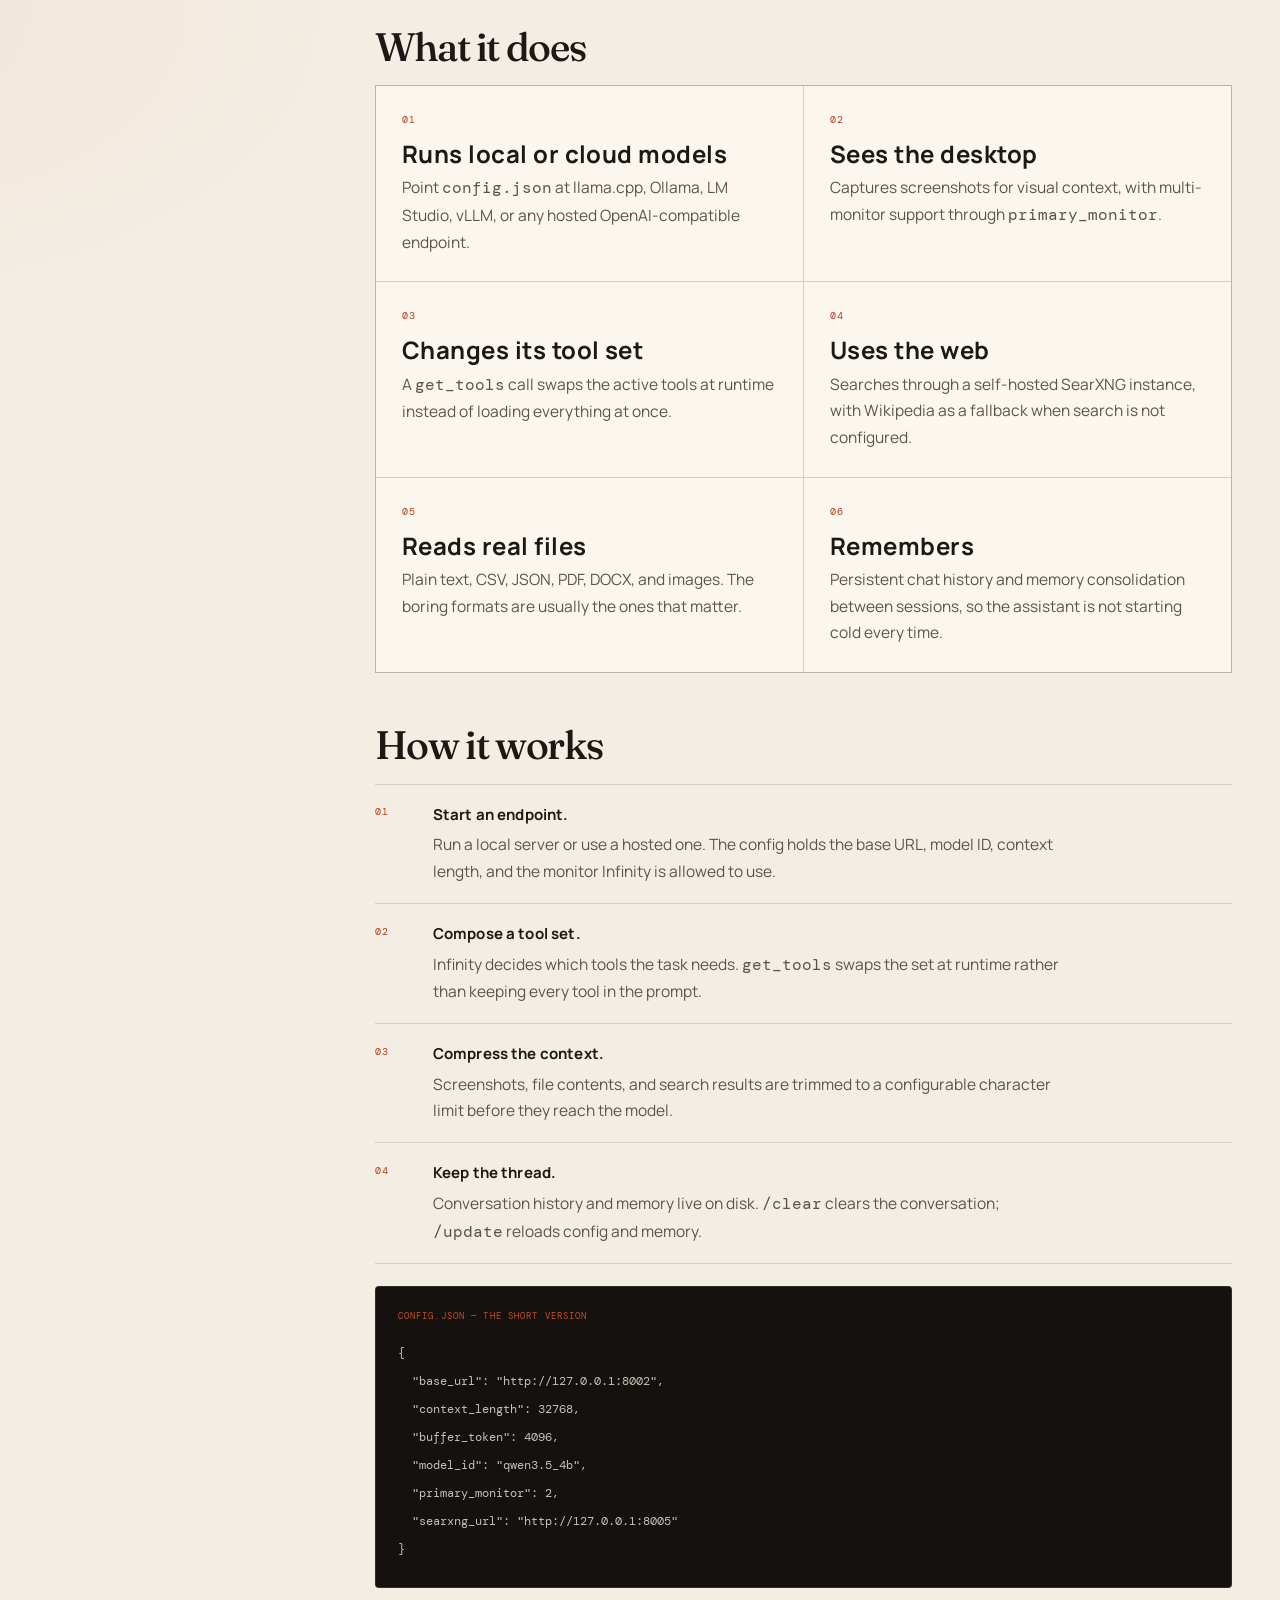
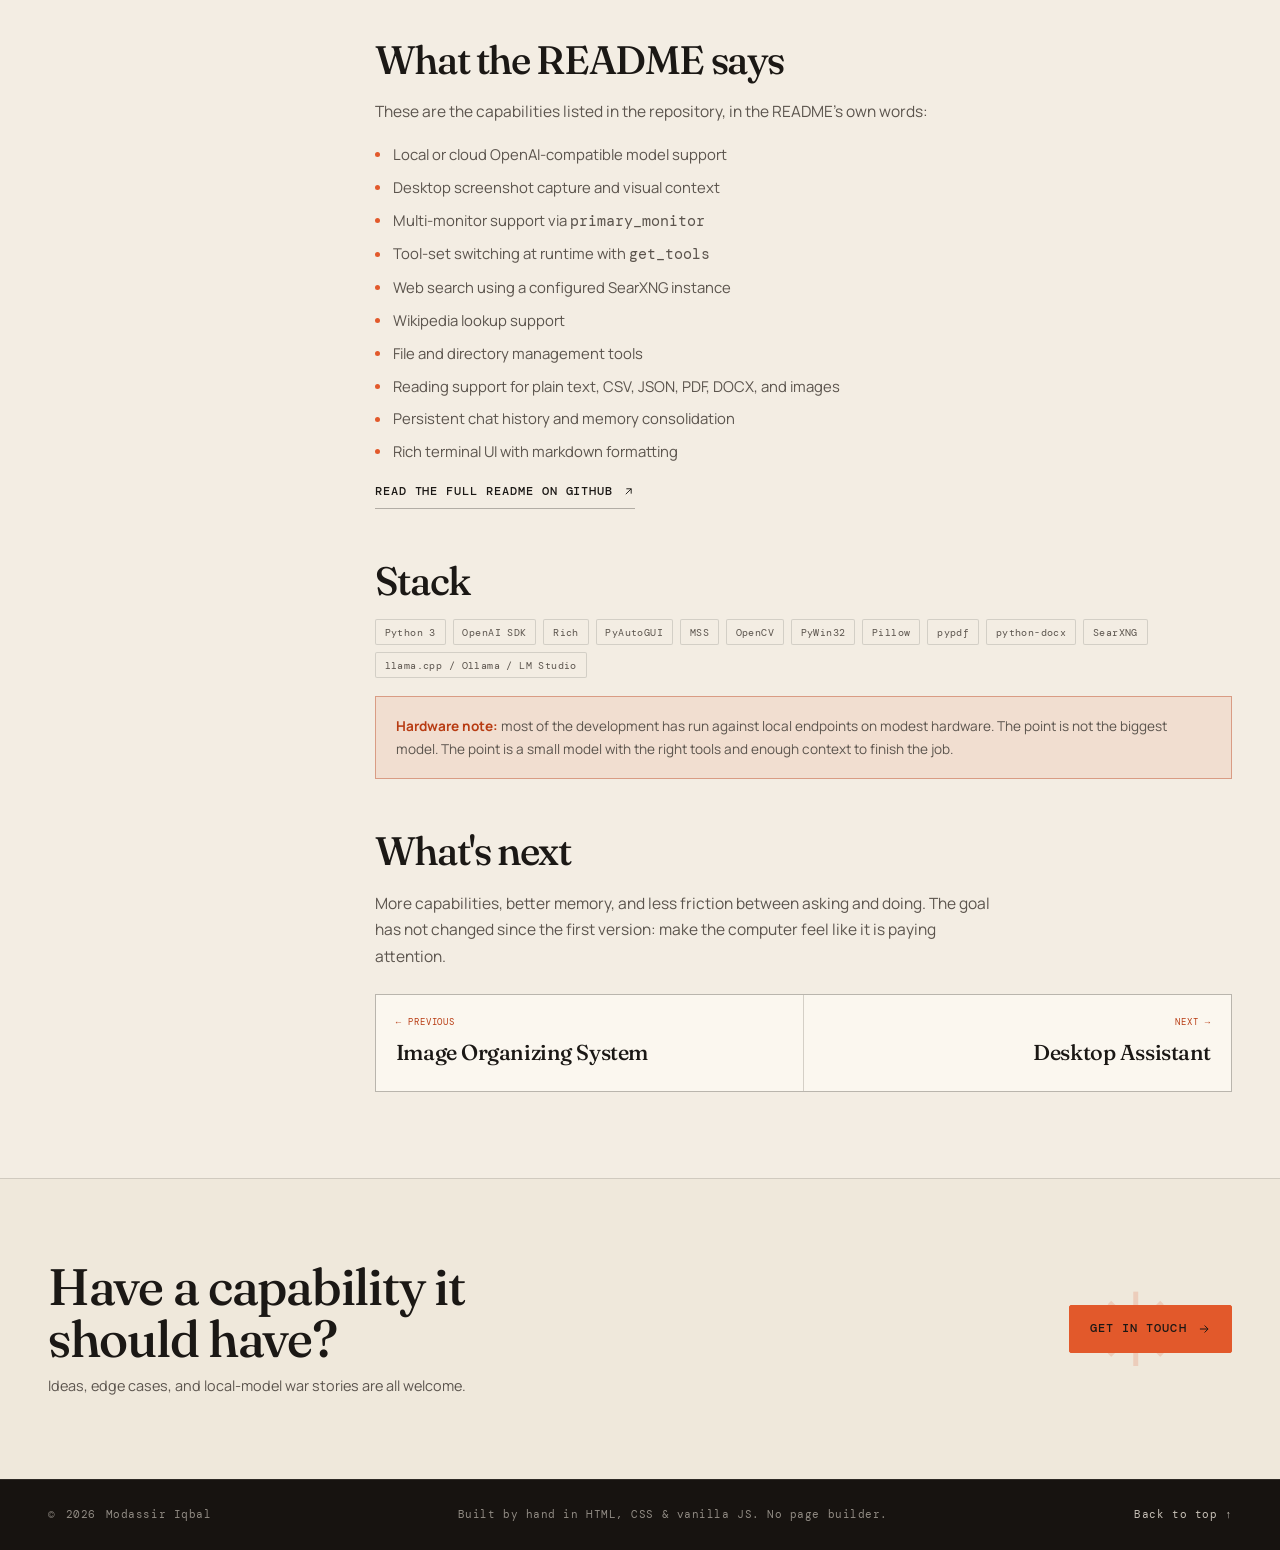
<file: projects/infinity.html>
<!DOCTYPE html>
<html lang="en">
<head>
  <meta charset="utf-8">
  <meta name="viewport" content="width=device-width, initial-scale=1">
  <title>Infinity — a local-first desktop assistant | Modassir Iqbal</title>
  <meta name="description" content="Infinity is a desktop-first AI assistant that runs in the terminal and switches tool sets at runtime: screen, files, web search, documents, and memory.">
  <meta name="theme-color" content="#f3ede3">
  <link rel="icon" href="../assets/img/favicon.svg" type="image/svg+xml">
  <link rel="preconnect" href="https://fonts.googleapis.com">
  <link rel="preconnect" href="https://fonts.gstatic.com" crossorigin>
  <link href="https://fonts.googleapis.com/css2?family=Caveat:wght@500;600&amp;family=DM+Mono:wght@400;500&amp;family=Fraunces:ital,opsz,wght@0,9..144,300..900;1,9..144,300..900&amp;family=Manrope:wght@400;500;600;700&amp;display=swap" rel="stylesheet">
  <link rel="stylesheet" href="../assets/css/style.css">
  <link rel="stylesheet" href="../assets/css/components.css">
  <link rel="stylesheet" href="../assets/css/pages.css">
  <script>
    (function () {
      try {
        var theme = localStorage.getItem("mi-theme");
        if (theme === "dark") document.documentElement.dataset.theme = "dark";
      } catch (error) {}
      document.documentElement.classList.add("js");
    })();
  </script>
</head>
<body>
  <a class="skip-link" href="#main">Skip to content</a>
  <div class="progress" aria-hidden="true"><span></span></div>

  <header class="site-header" data-header>
    <div class="wrap header-inner">
      <a class="brand" href="../index.html" aria-label="MI Modassir Iqbal — home">
        <span class="brand-mark" aria-hidden="true">MI</span>
        <span class="brand-text">Modassir <em>Iqbal</em></span>
      </a>
      <nav class="nav" id="nav" aria-label="Primary">
        <a href="../index.html">Home</a>
        <a href="../about.html">About</a>
        <a href="../projects.html" aria-current="page">Projects</a>
        <a href="../certificates.html">Certificates</a>
        <a href="../index.html#contact">Contact</a>
      </nav>
      <div class="header-tools">
        <button class="theme-toggle" type="button" data-theme-toggle aria-label="Switch to dark theme">
          <svg class="icon-moon" viewBox="0 0 24 24" fill="none" stroke="currentColor" stroke-width="1.6" aria-hidden="true"><path d="M20 14.7A8.2 8.2 0 0 1 9.3 4a8.2 8.2 0 1 0 10.7 10.7Z"/></svg>
          <svg class="icon-sun" viewBox="0 0 24 24" fill="none" stroke="currentColor" stroke-width="1.6" aria-hidden="true"><circle cx="12" cy="12" r="4"/><path d="M12 2v2M12 20v2M4.9 4.9l1.4 1.4M17.7 17.7l1.4 1.4M2 12h2M20 12h2M4.9 19.1l1.4-1.4M17.7 6.3l1.4-1.4"/></svg>
        </button>
        <button class="menu-toggle" type="button" data-menu-toggle aria-label="Open menu" aria-expanded="false" aria-controls="nav">
          <span></span><span></span>
        </button>
      </div>
    </div>
  </header>

  <main id="main">
    <section class="page-hero">
      <div class="wrap">
        <p class="breadcrumb" data-reveal>
          <a href="../index.html">Home</a> <span>/</span> <a href="../projects.html">Projects</a> <span>/</span> Infinity
        </p>
        <h1 class="display" data-reveal style="--delay: 0.05s">Infinity</h1>
        <p class="page-lede" data-reveal style="--delay: 0.1s">
          A desktop-first assistant that lives in the terminal and picks its tools to fit the task.
          The Jarvis project, still in motion.
        </p>
        <div class="page-meta" data-reveal style="--delay: 0.15s">
          <span class="tag tag--accent">Main project · 01</span>
          <span class="tag">Python</span>
          <span class="tag">Local LLMs</span>
          <span class="tag">Desktop automation</span>
          <span class="tag">Active</span>
        </div>

        <div class="project-visual" data-reveal style="--delay: 0.1s">
          <div class="pvisual pvisual--infinity" aria-hidden="true">
            <div class="viz-ring"></div>
            <div class="viz-term">
              <div class="viz-bar"><i></i><i></i><i></i><span>infinity — zsh</span></div>
              <div class="viz-term-body">
                <p><span class="dim">$</span> python main.py</p>
                <p><span class="ok">●</span> qwen3.5_4b <span class="dim">· 32k ctx</span></p>
                <p><span class="ok">●</span> screen tools online</p>
                <p><span class="ok">●</span> memory restored</p>
                <p><span class="accent">you ›</span> open the file I was editing</p>
                <p class="dim">thinking<span class="blink">_</span></p>
              </div>
            </div>
            <span class="viz-tag">local-first</span>
          </div>
        </div>
      </div>
    </section>

    <div class="wrap project-layout">
      <aside class="project-side">
        <dl class="facts">
          <div><dt>Role</dt><dd>Built by Modassir Iqbal and Darsh Jaipuria</dd></div>
          <div><dt>Interface</dt><dd>Terminal / TUI</dd></div>
          <div><dt>Models</dt><dd>Local or cloud, OpenAI-compatible</dd></div>
          <div><dt>Status</dt><dd>Active, still growing</dd></div>
          <div><dt>Repository</dt><dd><a href="https://github.com/Modassir2/Infinity" target="_blank" rel="noopener noreferrer">github.com/Modassir2/Infinity</a></dd></div>
        </dl>
        <a class="btn btn--primary" href="https://github.com/Modassir2/Infinity" target="_blank" rel="noopener noreferrer">
          View on GitHub
          <svg viewBox="0 0 24 24" fill="none" stroke="currentColor" stroke-width="1.7" aria-hidden="true"><path d="M7 17 17 7M8 7h9v9"/></svg>
        </a>
      </aside>

      <article class="project-article">
        <section class="article-block">
          <h2>Why it exists</h2>
          <p>
            Jarvis was the first thing I actually wanted to build. Not a chatbot with a nice coat of paint,
            but something that could look at the screen, open the right file, search the web, and keep track
            of what happened.
          </p>
          <p>
            Infinity is that idea, rebuilt enough times that it now works. It runs in the terminal because
            that is where I already am. It can switch tools at runtime because carrying every capability in
            context is a waste of tokens and attention.
          </p>
          <blockquote class="readme-quote">
            <p>Infinity is a desktop-first AI assistant that runs in the terminal and can switch tool sets dynamically based on the task.</p>
            <cite>README.md · Infinity</cite>
          </blockquote>
        </section>

        <section class="article-block">
          <h2>What it does</h2>
          <div class="feature-list">
            <div class="feature-item">
              <span class="fnum">01</span>
              <h3>Runs local or cloud models</h3>
              <p>Point <span class="mono">config.json</span> at llama.cpp, Ollama, LM Studio, vLLM, or any hosted OpenAI-compatible endpoint.</p>
            </div>
            <div class="feature-item">
              <span class="fnum">02</span>
              <h3>Sees the desktop</h3>
              <p>Captures screenshots for visual context, with multi-monitor support through <span class="mono">primary_monitor</span>.</p>
            </div>
            <div class="feature-item">
              <span class="fnum">03</span>
              <h3>Changes its tool set</h3>
              <p>A <span class="mono">get_tools</span> call swaps the active tools at runtime instead of loading everything at once.</p>
            </div>
            <div class="feature-item">
              <span class="fnum">04</span>
              <h3>Uses the web</h3>
              <p>Searches through a self-hosted SearXNG instance, with Wikipedia as a fallback when search is not configured.</p>
            </div>
            <div class="feature-item">
              <span class="fnum">05</span>
              <h3>Reads real files</h3>
              <p>Plain text, CSV, JSON, PDF, DOCX, and images. The boring formats are usually the ones that matter.</p>
            </div>
            <div class="feature-item">
              <span class="fnum">06</span>
              <h3>Remembers</h3>
              <p>Persistent chat history and memory consolidation between sessions, so the assistant is not starting cold every time.</p>
            </div>
          </div>
        </section>

        <section class="article-block">
          <h2>How it works</h2>
          <ol class="steps">
            <li>
              <div>
                <strong>Start an endpoint.</strong>
                <p>Run a local server or use a hosted one. The config holds the base URL, model ID, context length, and the monitor Infinity is allowed to use.</p>
              </div>
            </li>
            <li>
              <div>
                <strong>Compose a tool set.</strong>
                <p>Infinity decides which tools the task needs. <span class="mono">get_tools</span> swaps the set at runtime rather than keeping every tool in the prompt.</p>
              </div>
            </li>
            <li>
              <div>
                <strong>Compress the context.</strong>
                <p>Screenshots, file contents, and search results are trimmed to a configurable character limit before they reach the model.</p>
              </div>
            </li>
            <li>
              <div>
                <strong>Keep the thread.</strong>
                <p>Conversation history and memory live on disk. <span class="mono">/clear</span> clears the conversation; <span class="mono">/update</span> reloads config and memory.</p>
              </div>
            </li>
          </ol>

          <pre class="code-block" data-label="config.json — the short version"><code>{
  "base_url": "http://127.0.0.1:8002",
  "context_length": 32768,
  "buffer_token": 4096,
  "model_id": "qwen3.5_4b",
  "primary_monitor": 2,
  "searxng_url": "http://127.0.0.1:8005"
}</code></pre>
        </section>

        <section class="article-block">
          <h2>What the README says</h2>
          <p>These are the capabilities listed in the repository, in the README's own words:</p>
          <ul>
            <li>Local or cloud OpenAI-compatible model support</li>
            <li>Desktop screenshot capture and visual context</li>
            <li>Multi-monitor support via <span class="mono">primary_monitor</span></li>
            <li>Tool-set switching at runtime with <span class="mono">get_tools</span></li>
            <li>Web search using a configured SearXNG instance</li>
            <li>Wikipedia lookup support</li>
            <li>File and directory management tools</li>
            <li>Reading support for plain text, CSV, JSON, PDF, DOCX, and images</li>
            <li>Persistent chat history and memory consolidation</li>
            <li>Rich terminal UI with markdown formatting</li>
          </ul>
          <div class="readme-link-row">
            <a class="link-arrow" href="https://github.com/Modassir2/Infinity#readme" target="_blank" rel="noopener noreferrer">
              Read the full README on GitHub
              <svg viewBox="0 0 24 24" fill="none" stroke="currentColor" stroke-width="1.7" aria-hidden="true"><path d="M7 17 17 7M8 7h9v9"/></svg>
            </a>
          </div>
        </section>

        <section class="article-block">
          <h2>Stack</h2>
          <div class="tags">
            <span class="tag">Python 3</span>
            <span class="tag">OpenAI SDK</span>
            <span class="tag">Rich</span>
            <span class="tag">PyAutoGUI</span>
            <span class="tag">MSS</span>
            <span class="tag">OpenCV</span>
            <span class="tag">PyWin32</span>
            <span class="tag">Pillow</span>
            <span class="tag">pypdf</span>
            <span class="tag">python-docx</span>
            <span class="tag">SearXNG</span>
            <span class="tag">llama.cpp / Ollama / LM Studio</span>
          </div>
          <div class="note-box">
            <strong>Hardware note:</strong> most of the development has run against local endpoints on
            modest hardware. The point is not the biggest model. The point is a small model with the right
            tools and enough context to finish the job.
          </div>
        </section>

        <section class="article-block">
          <h2>What's next</h2>
          <p>
            More capabilities, better memory, and less friction between asking and doing. The goal has not
            changed since the first version: make the computer feel like it is paying attention.
          </p>

          <nav class="project-pager" aria-label="Project navigation">
            <a href="image-organizing-system.html">
              <small>← Previous</small>
              <strong>Image Organizing System</strong>
            </a>
            <a href="desktop-assistant.html">
              <small>Next →</small>
              <strong>Desktop Assistant</strong>
            </a>
          </nav>
        </section>
      </article>
    </div>

    <section class="cta-band">
      <div class="wrap cta-inner">
        <div>
          <h2>Have a capability it should have?</h2>
          <p>Ideas, edge cases, and local-model war stories are all welcome.</p>
        </div>
        <a class="btn btn--primary" href="../index.html#contact">
          Get in touch
          <svg viewBox="0 0 24 24" fill="none" stroke="currentColor" stroke-width="1.7" aria-hidden="true"><path d="M5 12h14M13 6l6 6-6 6"/></svg>
        </a>
      </div>
    </section>
  </main>

  <footer class="site-footer">
    <div class="wrap footer-inner">
      <p>© <span data-year>2026</span> Modassir Iqbal</p>
      <p>Built by hand in HTML, CSS &amp; vanilla JS. No page builder.</p>
      <p><a href="#main">Back to top ↑</a></p>
    </div>
  </footer>

  <script src="../assets/js/main.js"></script>
</body>
</html>
</file>
<file: assets/css/style.css>
/* =========================================================
   Modassir Iqbal — portfolio
   Hand-built. No framework.
   ========================================================= */

:root {
  --paper: #f3ede3;
  --paper-2: #eae1d4;
  --card: #fbf7ef;
  --ink: #1b1815;
  --ink-soft: #5b544d;
  --ink-faint: #6a6057;
  --orange: #e2592b;
  --orange-2: #b83c13;
  --orange-soft: #f6d5c4;
  --orange-wash: rgba(226, 89, 43, 0.1);
  --line: rgba(27, 24, 21, 0.14);
  --line-strong: rgba(27, 24, 21, 0.3);
  --dark: #171310;
  --dark-2: #0e0b09;
  --cream: #f7f1e7;
  --shadow: 0 24px 60px -34px rgba(27, 24, 21, 0.45);
  --display: "Fraunces", "Iowan Old Style", Georgia, serif;
  --sans: "Manrope", "Segoe UI", system-ui, sans-serif;
  --mono: "DM Mono", "Cascadia Code", Consolas, monospace;
  --hand: "Caveat", "Segoe Script", cursive;
  --ease: cubic-bezier(0.22, 0.75, 0.2, 1);
  --header-h: 74px;
}

[data-theme="dark"] {
  --paper: #15110e;
  --paper-2: #1d1814;
  --card: #1b1612;
  --ink: #f4ece1;
  --ink-soft: #c0b3a4;
  --ink-faint: #8f8275;
  --orange: #ff6b3d;
  --orange-2: #ff8b63;
  --orange-soft: #3a2119;
  --orange-wash: rgba(255, 107, 61, 0.12);
  --line: rgba(244, 236, 225, 0.15);
  --line-strong: rgba(244, 236, 225, 0.32);
  --dark: #0d0a08;
  --dark-2: #080605;
  --cream: #f4ece1;
  --shadow: 0 24px 60px -34px rgba(0, 0, 0, 0.9);
}

*,
*::before,
*::after {
  box-sizing: border-box;
}

html {
  scroll-behavior: smooth;
  -webkit-text-size-adjust: 100%;
}

[id] {
  scroll-margin-top: calc(var(--header-h) + 26px);
}

body {
  margin: 0;
  background:
    radial-gradient(1100px 600px at 88% -8%, var(--orange-wash), transparent 62%),
    radial-gradient(900px 520px at -12% 34%, rgba(226, 89, 43, 0.055), transparent 58%),
    var(--paper);
  color: var(--ink);
  font-family: var(--sans);
  font-size: 17px;
  line-height: 1.65;
  -webkit-font-smoothing: antialiased;
  text-rendering: optimizeLegibility;
  overflow-x: clip;
}

body::before {
  content: "";
  position: fixed;
  inset: 0;
  z-index: 9999;
  pointer-events: none;
  opacity: 0.22;
  background-image: url("data:image/svg+xml,%3Csvg viewBox='0 0 180 180' xmlns='http://www.w3.org/2000/svg'%3E%3Cfilter id='n'%3E%3CfeTurbulence type='fractalNoise' baseFrequency='.82' numOctaves='3' stitchTiles='stitch'/%3E%3C/filter%3E%3Crect width='100%25' height='100%25' filter='url(%23n)' opacity='.32'/%3E%3C/svg%3E");
  mix-blend-mode: multiply;
}

[data-theme="dark"] body::before {
  opacity: 0.1;
  mix-blend-mode: soft-light;
}

body.menu-open {
  overflow: hidden;
}

::selection {
  background: var(--orange);
  color: #1b1815;
}

img {
  display: block;
  max-width: 100%;
}

h1,
h2,
h3,
h4 {
  margin: 0;
  font-family: var(--display);
  font-weight: 500;
  line-height: 1.02;
  letter-spacing: -0.025em;
}

p {
  margin: 0;
}

ul,
ol {
  margin: 0;
  padding: 0;
}

li {
  list-style: none;
}

a {
  color: inherit;
  text-decoration-thickness: 1px;
  text-underline-offset: 0.2em;
}

button {
  font: inherit;
  color: inherit;
}

:focus-visible {
  outline: 2px solid var(--orange);
  outline-offset: 4px;
}

[hidden] {
  display: none !important;
}

/* ---------- type helpers ---------- */

.display {
  font-family: var(--display);
  font-weight: 500;
  letter-spacing: -0.045em;
  line-height: 0.95;
}

.display em {
  font-style: italic;
  color: var(--orange);
}

.label {
  display: inline-flex;
  align-items: center;
  gap: 0.7rem;
  font-family: var(--mono);
  font-size: 0.7rem;
  font-weight: 500;
  letter-spacing: 0.16em;
  line-height: 1.4;
  text-transform: uppercase;
  color: var(--orange-2);
}

.label::before {
  content: "";
  width: 24px;
  height: 1px;
  background: currentColor;
}

.eyebrow {
  display: flex;
  align-items: center;
  gap: 0.65rem;
  font-family: var(--mono);
  font-size: 0.72rem;
  letter-spacing: 0.13em;
  line-height: 1.5;
  text-transform: uppercase;
  color: var(--ink-soft);
}

.eyebrow .dot {
  width: 7px;
  height: 7px;
  border-radius: 50%;
  background: var(--orange);
  box-shadow: 0 0 0 5px var(--orange-wash);
}

.mono {
  font-family: var(--mono);
}

.hand {
  font-family: var(--hand);
  font-size: 1.35rem;
  line-height: 1.15;
  color: var(--orange-2);
}

/* ---------- layout ---------- */

.wrap {
  width: min(1220px, 100% - clamp(40px, 8vw, 96px));
  margin-inline: auto;
}

.wrap--narrow {
  width: min(920px, 100% - clamp(40px, 8vw, 96px));
  margin-inline: auto;
}

.section {
  padding-block: clamp(72px, 10vw, 132px);
  position: relative;
}

.section--tight {
  padding-block: clamp(56px, 7vw, 92px);
}

.section-head {
  display: grid;
  gap: 20px;
  margin-bottom: clamp(38px, 5vw, 62px);
}

.section-head h2 {
  font-size: clamp(2.2rem, 5vw, 4.3rem);
  max-width: 17ch;
}

.section-head p {
  max-width: 62ch;
  color: var(--ink-soft);
}

.section-head--row {
  grid-template-columns: minmax(0, 1fr) auto;
  align-items: end;
  gap: 30px;
}

.section-head--row .head-copy {
  display: grid;
  gap: 18px;
}

/* ---------- links & buttons ---------- */

.btn {
  display: inline-flex;
  align-items: center;
  justify-content: center;
  gap: 0.65rem;
  min-height: 48px;
  padding: 0.85rem 1.25rem;
  border: 1px solid var(--ink);
  border-radius: 2px;
  background: transparent;
  color: var(--ink);
  font-family: var(--mono);
  font-size: 0.73rem;
  font-weight: 500;
  letter-spacing: 0.09em;
  line-height: 1;
  text-decoration: none;
  text-transform: uppercase;
  transition:
    background 0.25s var(--ease),
    border-color 0.25s var(--ease),
    color 0.25s var(--ease),
    transform 0.25s var(--ease);
}

.btn:hover {
  background: var(--ink);
  color: var(--paper);
  transform: translateY(-2px);
}

.btn--primary {
  border-color: var(--orange);
  background: var(--orange);
  color: #1b1815;
}

.btn--primary:hover {
  border-color: var(--orange-2);
  background: var(--orange-2);
  color: #fffaf3;
}

.btn--light {
  border-color: rgba(244, 236, 225, 0.45);
  color: var(--cream);
}

.btn--light:hover {
  border-color: var(--cream);
  background: var(--cream);
  color: var(--dark);
}

.btn svg {
  width: 14px;
  height: 14px;
  flex: none;
}

.link-arrow {
  display: inline-flex;
  align-items: center;
  gap: 0.55rem;
  font-family: var(--mono);
  font-size: 0.74rem;
  font-weight: 500;
  letter-spacing: 0.08em;
  text-decoration: none;
  text-transform: uppercase;
  color: var(--ink);
  border-bottom: 1px solid var(--line-strong);
  padding-bottom: 0.4rem;
  transition: color 0.2s, border-color 0.2s;
}

.link-arrow svg {
  width: 13px;
  height: 13px;
  transition: transform 0.25s var(--ease);
}

.link-arrow:hover {
  color: var(--orange-2);
  border-color: var(--orange);
}

.link-arrow:hover svg {
  transform: translate(2px, -2px);
}

.text-link {
  color: var(--orange-2);
  text-decoration: none;
  background-image: linear-gradient(currentColor, currentColor);
  background-size: 100% 1px;
  background-position: 0 100%;
  background-repeat: no-repeat;
  transition: background-size 0.25s var(--ease);
}

.text-link:hover {
  background-size: 0 1px;
}

/* ---------- skip / progress ---------- */

.skip-link {
  position: fixed;
  top: 10px;
  left: 10px;
  z-index: 10000;
  padding: 0.7rem 1rem;
  background: var(--ink);
  color: var(--paper);
  font-family: var(--mono);
  font-size: 0.75rem;
  transform: translateY(-160%);
  transition: transform 0.2s;
}

.skip-link:focus {
  transform: none;
}

.progress {
  position: fixed;
  inset: 0 0 auto;
  z-index: 100;
  height: 2px;
  background: transparent;
  pointer-events: none;
}

.progress span {
  display: block;
  width: 100%;
  height: 100%;
  background: var(--orange);
  transform: scaleX(0);
  transform-origin: left;
  will-change: transform;
}

/* ---------- header ---------- */

.site-header {
  position: sticky;
  top: 0;
  z-index: 60;
  height: var(--header-h);
  border-bottom: 1px solid transparent;
  background: color-mix(in srgb, var(--paper) 84%, transparent);
  -webkit-backdrop-filter: blur(16px);
  backdrop-filter: blur(16px);
  transition: border-color 0.3s, background 0.3s;
}

.site-header.is-scrolled {
  border-bottom-color: var(--line);
}

.header-inner {
  display: flex;
  align-items: center;
  justify-content: space-between;
  height: 100%;
  gap: 24px;
}

.brand {
  display: inline-flex;
  align-items: center;
  gap: 11px;
  text-decoration: none;
  flex: none;
}

.brand-mark {
  display: grid;
  place-items: center;
  width: 34px;
  height: 34px;
  border-radius: 50%;
  background: var(--orange);
  color: #1b1815;
  font-family: var(--sans);
  font-size: 0.7rem;
  font-weight: 800;
  letter-spacing: -0.03em;
  transform: rotate(-9deg);
  transition: transform 0.3s var(--ease);
}

.brand:hover .brand-mark {
  transform: rotate(4deg) scale(1.06);
}

.brand-text {
  font-family: var(--display);
  font-size: 1.2rem;
  font-weight: 500;
  letter-spacing: -0.03em;
  line-height: 1;
}

.brand-text em {
  color: var(--orange-2);
  font-style: italic;
}

.nav {
  display: flex;
  align-items: center;
  gap: clamp(18px, 3vw, 36px);
}

.nav a {
  position: relative;
  padding-block: 6px;
  font-family: var(--mono);
  font-size: 0.71rem;
  font-weight: 500;
  letter-spacing: 0.11em;
  text-decoration: none;
  text-transform: uppercase;
  color: var(--ink-soft);
  transition: color 0.2s;
}

.nav a::after {
  content: "";
  position: absolute;
  left: 0;
  bottom: 1px;
  width: 100%;
  height: 1px;
  background: var(--orange);
  transform: scaleX(0);
  transform-origin: left;
  transition: transform 0.28s var(--ease);
}

.nav a:hover,
.nav a[aria-current="page"] {
  color: var(--ink);
}

.nav a:hover::after,
.nav a[aria-current="page"]::after {
  transform: scaleX(1);
}

.header-tools {
  display: flex;
  align-items: center;
  gap: 8px;
  flex: none;
}

.theme-toggle,
.menu-toggle {
  display: grid;
  place-items: center;
  width: 38px;
  height: 38px;
  padding: 0;
  border: 1px solid var(--line);
  border-radius: 50%;
  background: transparent;
  cursor: pointer;
  transition: border-color 0.2s, color 0.2s, transform 0.2s;
}

.theme-toggle:hover,
.menu-toggle:hover {
  border-color: var(--orange);
  color: var(--orange-2);
}

.theme-toggle svg {
  width: 16px;
  height: 16px;
}

.theme-toggle .icon-sun {
  display: none;
}

[data-theme="dark"] .theme-toggle .icon-sun {
  display: block;
}

[data-theme="dark"] .theme-toggle .icon-moon {
  display: none;
}

.menu-toggle {
  display: none;
  gap: 0;
}

.menu-toggle span {
  display: block;
  width: 15px;
  height: 1.5px;
  margin: 2px 0;
  background: currentColor;
  transition: transform 0.25s var(--ease), opacity 0.2s;
}

.menu-open .menu-toggle span:first-child {
  transform: translateY(2.75px) rotate(45deg);
}

.menu-open .menu-toggle span:last-child {
  transform: translateY(-2.75px) rotate(-45deg);
}

/* ---------- footer ---------- */

.site-footer {
  background: var(--dark);
  color: rgba(244, 236, 225, 0.55);
  border-top: 1px solid rgba(244, 236, 225, 0.1);
}

.footer-inner {
  display: flex;
  align-items: center;
  justify-content: space-between;
  gap: 18px;
  padding-block: 26px;
  font-family: var(--mono);
  font-size: 0.68rem;
  letter-spacing: 0.05em;
}

.footer-inner p {
  display: flex;
  align-items: center;
  gap: 10px;
}

.footer-inner .sep {
  width: 3px;
  height: 3px;
  border-radius: 50%;
  background: var(--orange);
}

.footer-inner a {
  color: rgba(244, 236, 225, 0.8);
  text-decoration: none;
}

.footer-inner a:hover {
  color: var(--orange);
}

/* ---------- reveal / motion ---------- */

.js [data-reveal] {
  opacity: 0;
  transform: translateY(26px);
  transition:
    opacity 0.8s var(--ease),
    transform 0.8s var(--ease);
  transition-delay: var(--delay, 0s);
}

.js [data-reveal].is-visible {
  opacity: 1;
  transform: none;
}

@keyframes fade-up {
  from {
    opacity: 0;
    transform: translateY(18px);
  }
  to {
    opacity: 1;
    transform: none;
  }
}

@keyframes marquee {
  to {
    transform: translateX(-50%);
  }
}

@keyframes blink {
  0%,
  45% {
    opacity: 1;
  }
  50%,
  100% {
    opacity: 0;
  }
}

@keyframes spin {
  to {
    transform: rotate(360deg);
  }
}

@keyframes float {
  from {
    transform: translateY(0) rotate(-1.4deg);
  }
  to {
    transform: translateY(-8px) rotate(-0.5deg);
  }
}

@keyframes draw-line {
  to {
    stroke-dashoffset: 0;
  }
}

@media (prefers-reduced-motion: reduce) {
  html {
    scroll-behavior: auto;
  }

  *,
  *::before,
  *::after {
    animation-duration: 0.01ms !important;
    animation-iteration-count: 1 !important;
    transition-duration: 0.01ms !important;
  }
}
</file>
<file: assets/css/pages.css>
/* =========================================================
   Page layouts — home, projects, certificates, detail pages
   ========================================================= */

/* ---------- hero ---------- */

.hero {
  position: relative;
  padding-top: clamp(44px, 7vw, 84px);
  padding-bottom: clamp(34px, 5vw, 58px);
}

.hero::before {
  content: "";
  position: absolute;
  inset: 0;
  pointer-events: none;
  background-image: radial-gradient(circle at 1px 1px, var(--line) 1px, transparent 0);
  background-size: 26px 26px;
  -webkit-mask-image: linear-gradient(90deg, transparent 20%, #000 100%);
  mask-image: linear-gradient(90deg, transparent 20%, #000 100%);
  opacity: 0.45;
}

.hero-grid {
  position: relative;
  display: grid;
  grid-template-columns: minmax(0, 1.08fr) minmax(320px, 0.92fr);
  gap: clamp(40px, 6vw, 88px);
  align-items: center;
}

.hero-copy {
  display: flex;
  flex-direction: column;
  align-items: flex-start;
  gap: 24px;
}

.hero-title {
  font-size: clamp(3rem, 7.4vw, 7rem);
  max-width: 10.5ch;
}

.hero-title .line {
  display: block;
  overflow: hidden;
  padding-bottom: 0.04em;
}

.hero-title .line > span {
  display: block;
}

.js .hero-title .line > span {
  transform: translateY(108%);
  animation: title-in 1s var(--ease) forwards;
}

.js .hero-title .line:nth-child(2) > span {
  animation-delay: 0.1s;
}

.js .hero-title .line:nth-child(3) > span {
  animation-delay: 0.2s;
}

@keyframes title-in {
  to {
    transform: translateY(0);
  }
}

.hero-title em {
  position: relative;
  display: inline-block;
  font-style: italic;
  color: var(--orange);
}

.scribble {
  position: absolute;
  left: 1%;
  bottom: -0.02em;
  width: 96%;
  height: 0.24em;
  overflow: visible;
  pointer-events: none;
}

.scribble path {
  fill: none;
  stroke: var(--orange);
  stroke-width: 3;
  stroke-linecap: round;
  stroke-dasharray: 320;
  stroke-dashoffset: 320;
  animation: draw-line 1.1s 0.9s var(--ease) forwards;
}

.hero-lede {
  max-width: 54ch;
  font-size: clamp(1rem, 1.35vw, 1.1rem);
  line-height: 1.68;
  color: var(--ink-soft);
}

.hero-lede strong {
  font-weight: 600;
  color: var(--ink);
}

.hero-actions {
  display: flex;
  flex-wrap: wrap;
  align-items: center;
  gap: 12px;
  margin-top: 2px;
}

.hero-meta {
  display: flex;
  flex-wrap: wrap;
  align-items: center;
  gap: 10px 18px;
  margin-top: 2px;
  font-family: var(--mono);
  font-size: 0.63rem;
  letter-spacing: 0.07em;
  text-transform: uppercase;
  color: var(--ink-faint);
}

.hero-meta span {
  display: inline-flex;
  align-items: center;
  gap: 8px;
}

.hero-meta span::before {
  content: "";
  width: 3px;
  height: 3px;
  border-radius: 50%;
  background: var(--orange);
}

.hero-meta span:first-child::before {
  display: none;
}

/* hero aside */

.hero-aside {
  position: relative;
  padding: 16px 0 22px;
  min-height: 390px;
}

.terminal-card {
  position: relative;
  width: min(100%, 470px);
  margin-left: auto;
  border: 1px solid rgba(244, 236, 225, 0.16);
  border-radius: 8px;
  background: #100d0a;
  box-shadow:
    0 40px 80px -36px rgba(27, 24, 21, 0.72),
    0 2px 0 rgba(255, 255, 255, 0.04) inset;
  overflow: hidden;
  animation: float 8s ease-in-out infinite alternate;
}

[data-theme="dark"] .terminal-card {
  box-shadow:
    0 40px 80px -36px rgba(0, 0, 0, 0.9),
    0 2px 0 rgba(255, 255, 255, 0.04) inset;
}

.terminal-top {
  display: flex;
  align-items: center;
  gap: 6px;
  padding: 12px 14px;
  border-bottom: 1px solid rgba(244, 236, 225, 0.1);
  background: rgba(244, 236, 225, 0.035);
}

.terminal-top i {
  width: 8px;
  height: 8px;
  border-radius: 50%;
  background: rgba(244, 236, 225, 0.2);
}

.terminal-top i:first-child {
  background: var(--orange);
}

.terminal-top span {
  margin-left: 8px;
  font-family: var(--mono);
  font-size: 9px;
  letter-spacing: 0.09em;
  color: rgba(244, 236, 225, 0.4);
}

.terminal-body {
  display: grid;
  gap: 5px;
  padding: 22px 22px 26px;
  font-family: var(--mono);
  font-size: clamp(9.5px, 1.05vw, 11.5px);
  line-height: 1.7;
  color: rgba(244, 236, 225, 0.8);
}

.terminal-body p {
  white-space: nowrap;
  overflow: hidden;
  text-overflow: ellipsis;
}

.t-dim {
  color: rgba(244, 236, 225, 0.36);
}

.t-ok {
  color: #9ccf8f;
}

.t-accent {
  color: var(--orange);
}

.t-gap {
  height: 10px;
}

.t-cursor {
  display: inline-block;
  width: 7px;
  height: 13px;
  margin-left: 4px;
  vertical-align: -2px;
  background: var(--orange);
  animation: blink 1.1s step-end infinite;
}

.terminal-note {
  margin-top: 16px;
  padding-top: 14px;
  border-top: 1px solid rgba(244, 236, 225, 0.1);
  font-size: 10px;
  color: rgba(244, 236, 225, 0.42);
}

.sticky-note {
  position: absolute;
  z-index: 4;
  left: -18px;
  bottom: -6px;
  width: 190px;
  padding: 20px 20px 18px;
  background: #f4d985;
  color: #3b2c12;
  font-family: var(--hand);
  font-size: 1.5rem;
  line-height: 1.1;
  transform: rotate(-3deg);
  box-shadow: 0 14px 30px -14px rgba(27, 24, 21, 0.5);
}

.sticky-note::before {
  content: "";
  position: absolute;
  top: -8px;
  left: 50%;
  width: 62px;
  height: 17px;
  background: rgba(255, 255, 255, 0.42);
  transform: translateX(-50%) rotate(2deg);
}

.sticky-note span {
  display: block;
  margin-top: 6px;
  font-family: var(--mono);
  font-size: 7.5px;
  letter-spacing: 0.1em;
  text-transform: uppercase;
  color: rgba(59, 44, 18, 0.55);
}

.hero-stamp {
  position: absolute;
  right: -8px;
  top: -6px;
  display: grid;
  place-items: center;
  width: 92px;
  height: 92px;
  border: 1px dashed var(--orange);
  border-radius: 50%;
  color: var(--orange-2);
  font-family: var(--mono);
  font-size: 7.5px;
  letter-spacing: 0.11em;
  line-height: 1.7;
  text-align: center;
  text-transform: uppercase;
  transform: rotate(9deg);
  opacity: 0.9;
}

.hero-stamp::before {
  content: "✳";
  display: block;
  font-size: 17px;
  line-height: 1;
  margin-bottom: 2px;
}

/* hero stats */

.hero-stats {
  position: relative;
  display: grid;
  grid-template-columns: repeat(4, minmax(0, 1fr));
  margin-top: clamp(38px, 5vw, 60px);
  border-top: 1px solid var(--line);
  border-bottom: 1px solid var(--line);
}

.hero-stat {
  padding: 20px clamp(12px, 2vw, 24px);
  border-right: 1px solid var(--line);
}

.hero-stat:first-child {
  padding-left: 0;
}

.hero-stat:last-child {
  border-right: 0;
}

.hero-stat strong {
  display: block;
  font-family: var(--display);
  font-size: clamp(1.5rem, 2.6vw, 2.3rem);
  font-weight: 500;
  line-height: 1;
  letter-spacing: -0.04em;
}

.hero-stat span {
  display: block;
  margin-top: 7px;
  font-family: var(--mono);
  font-size: 0.58rem;
  letter-spacing: 0.09em;
  line-height: 1.45;
  text-transform: uppercase;
  color: var(--ink-faint);
}

.hero-foot {
  display: flex;
  align-items: center;
  justify-content: space-between;
  gap: 20px;
}

.scroll-cue {
  display: inline-flex;
  align-items: center;
  gap: 9px;
  font-family: var(--mono);
  font-size: 0.6rem;
  letter-spacing: 0.1em;
  text-transform: uppercase;
  text-decoration: none;
  color: var(--ink-faint);
}

.scroll-cue i {
  display: grid;
  place-items: center;
  width: 32px;
  height: 32px;
  border: 1px solid var(--line);
  border-radius: 50%;
  font-style: normal;
  transition: border-color 0.2s, color 0.2s, transform 0.25s;
}

.scroll-cue:hover i {
  border-color: var(--orange);
  color: var(--orange);
  transform: translateY(3px);
}

/* ---------- marquee ---------- */

.marquee {
  position: relative;
  z-index: 2;
  margin-block: 14px;
  padding-block: 0.82rem;
  background: var(--orange);
  color: #1b1815;
  overflow: hidden;
  transform: rotate(-1.1deg) scale(1.02);
  border-block: 1px solid rgba(27, 24, 21, 0.2);
}

.marquee-track {
  display: flex;
  width: max-content;
  animation: marquee 30s linear infinite;
}

.marquee:hover .marquee-track {
  animation-play-state: paused;
}

.marquee-group {
  display: flex;
  align-items: center;
  gap: 1.8rem;
  padding-right: 1.8rem;
}

.marquee-item {
  font-family: var(--mono);
  font-size: 0.68rem;
  font-weight: 500;
  letter-spacing: 0.16em;
  text-transform: uppercase;
  white-space: nowrap;
}

.marquee-star {
  font-size: 0.65rem;
  opacity: 0.55;
}

/* ---------- about ---------- */

.intro-grid {
  display: grid;
  grid-template-columns: minmax(240px, 0.72fr) minmax(0, 1.28fr);
  gap: clamp(34px, 7vw, 110px);
  align-items: start;
}

.intro-head {
  position: sticky;
  top: calc(var(--header-h) + 30px);
  display: grid;
  gap: 22px;
}

.intro-head h2 {
  font-size: clamp(2.2rem, 4.4vw, 3.7rem);
  max-width: 12ch;
}

.intro-now {
  margin-top: 6px;
  border-top: 1px solid var(--line);
}

.intro-now div {
  display: grid;
  gap: 2px;
  padding: 12px 0;
  border-bottom: 1px solid var(--line);
}

.intro-now dt {
  font-family: var(--mono);
  font-size: 0.58rem;
  letter-spacing: 0.1em;
  text-transform: uppercase;
  color: var(--ink-faint);
}

.intro-now dd {
  margin: 0;
  font-size: 0.85rem;
  line-height: 1.5;
  color: var(--ink-soft);
}

.intro-body {
  display: grid;
  gap: 20px;
}

.intro-body .lede {
  font-family: var(--display);
  font-size: clamp(1.32rem, 2.25vw, 1.9rem);
  line-height: 1.34;
  letter-spacing: -0.025em;
  color: var(--ink);
}

.intro-body p {
  max-width: 66ch;
  font-size: 0.98rem;
  line-height: 1.72;
  color: var(--ink-soft);
}

.intro-body p strong {
  font-weight: 600;
  color: var(--ink);
}

.pull-quote {
  display: flex;
  gap: 18px;
  margin-block: 8px;
  padding: 22px 0 22px 22px;
  border-left: 2px solid var(--orange);
}

.pull-quote p {
  font-family: var(--display);
  font-size: clamp(1.15rem, 1.8vw, 1.4rem);
  line-height: 1.4;
  letter-spacing: -0.015em;
  color: var(--ink);
}

.pull-quote span {
  flex: none;
  font-family: var(--mono);
  font-size: 0.58rem;
  letter-spacing: 0.09em;
  text-transform: uppercase;
  color: var(--orange-2);
  writing-mode: vertical-rl;
}

.signoff {
  display: flex;
  align-items: center;
  gap: 12px;
  margin-top: 6px;
}

.signoff .hand {
  font-size: 1.6rem;
  transform: rotate(-2deg);
}

.signoff span {
  font-family: var(--mono);
  font-size: 0.58rem;
  letter-spacing: 0.09em;
  text-transform: uppercase;
  color: var(--ink-faint);
}

/* ---------- section link footer ---------- */

.section-foot {
  display: flex;
  flex-wrap: wrap;
  align-items: center;
  justify-content: space-between;
  gap: 20px;
  margin-top: clamp(30px, 4vw, 46px);
  padding-top: 24px;
  border-top: 1px solid var(--line);
}

.section-foot p {
  max-width: 54ch;
  font-size: 0.92rem;
  color: var(--ink-soft);
}

/* ---------- toolbox ---------- */

.toolbox {
  background: color-mix(in srgb, var(--paper-2) 52%, transparent);
  border-block: 1px solid var(--line);
}

.tool-grid {
  display: grid;
  grid-template-columns: repeat(4, minmax(0, 1fr));
  border-top: 1px solid var(--line);
  border-left: 1px solid var(--line);
}

.tool-group {
  display: flex;
  flex-direction: column;
  gap: 16px;
  min-height: 220px;
  padding: clamp(20px, 2.5vw, 28px);
  border-right: 1px solid var(--line);
  border-bottom: 1px solid var(--line);
  background: color-mix(in srgb, var(--paper) 58%, transparent);
}

.tool-group .tnum {
  font-family: var(--mono);
  font-size: 0.6rem;
  letter-spacing: 0.1em;
  color: var(--orange-2);
}

.tool-group h3 {
  font-size: 1.35rem;
  line-height: 1.1;
}

.tool-group ul {
  display: flex;
  flex-wrap: wrap;
  gap: 6px;
  margin-top: auto;
}

.tool-group li {
  padding: 0.28rem 0.5rem;
  border: 1px solid var(--line);
  border-radius: 2px;
  font-family: var(--mono);
  font-size: 0.64rem;
  line-height: 1.4;
  color: var(--ink-soft);
}

.tool-note {
  display: flex;
  flex-wrap: wrap;
  align-items: center;
  justify-content: space-between;
  gap: 16px;
  margin-top: 18px;
  font-family: var(--mono);
  font-size: 0.64rem;
  letter-spacing: 0.05em;
  color: var(--ink-faint);
}

.tool-note .hand {
  font-size: 1.3rem;
}

/* ---------- beyond ---------- */

.beyond-grid {
  display: grid;
  grid-template-columns: minmax(0, 1fr) minmax(0, 1fr);
  gap: clamp(38px, 6vw, 90px);
  align-items: center;
}

.beyond-copy {
  display: grid;
  gap: 22px;
}

.beyond-copy h2 {
  font-size: clamp(2.2rem, 4.6vw, 3.9rem);
  max-width: 14ch;
}

.beyond-copy p {
  max-width: 52ch;
  color: var(--ink-soft);
}

.race-stack {
  display: grid;
  gap: 14px;
}

.race-card {
  position: relative;
  display: grid;
  grid-template-columns: 1fr auto;
  gap: 6px 20px;
  align-items: end;
  padding: clamp(22px, 3vw, 32px);
  border: 1px solid var(--line);
  border-radius: 4px;
  background: var(--card);
  overflow: hidden;
  transition: border-color 0.3s, transform 0.3s var(--ease);
}

.race-card:hover {
  border-color: var(--orange);
  transform: translateX(4px);
}

.race-card::after {
  content: "";
  position: absolute;
  right: -34px;
  top: -34px;
  width: 120px;
  height: 120px;
  border: 1px dashed var(--orange);
  border-radius: 50%;
  opacity: 0.3;
}

.race-card .rlabel {
  grid-column: 1 / -1;
  font-family: var(--mono);
  font-size: 0.58rem;
  letter-spacing: 0.12em;
  text-transform: uppercase;
  color: var(--orange-2);
}

.race-card strong {
  font-family: var(--display);
  font-size: clamp(2.1rem, 4vw, 3.3rem);
  font-weight: 500;
  line-height: 0.95;
  letter-spacing: -0.045em;
}

.race-card p {
  font-family: var(--mono);
  font-size: 0.63rem;
  line-height: 1.6;
  text-align: right;
  color: var(--ink-faint);
}

.race-card a {
  position: absolute;
  inset: 0;
  z-index: 2;
}

/* ---------- contact ---------- */

.contact-band {
  position: relative;
  overflow: hidden;
  background: var(--dark);
  color: var(--cream);
  padding-block: clamp(70px, 10vw, 125px);
}

.contact-band::before {
  content: "";
  position: absolute;
  width: 640px;
  height: 640px;
  right: -240px;
  top: -330px;
  border-radius: 50%;
  background: radial-gradient(circle, rgba(226, 89, 43, 0.2), transparent 68%);
}

.contact-grid {
  position: relative;
  display: grid;
  grid-template-columns: minmax(0, 1.15fr) minmax(300px, 0.85fr);
  gap: clamp(38px, 6vw, 90px);
  align-items: end;
}

.contact-copy {
  display: grid;
  gap: 24px;
}

.contact-copy .label {
  color: var(--orange);
}

.contact-copy h2 {
  font-size: clamp(2.7rem, 6vw, 5.2rem);
  max-width: 13ch;
  letter-spacing: -0.045em;
}

.contact-copy p {
  max-width: 52ch;
  color: rgba(244, 236, 225, 0.62);
}

.contact-links {
  display: grid;
  border-top: 1px solid rgba(244, 236, 225, 0.16);
}

.contact-link {
  display: flex;
  align-items: center;
  justify-content: space-between;
  gap: 20px;
  padding: 17px 0;
  border-bottom: 1px solid rgba(244, 236, 225, 0.16);
  text-decoration: none;
  transition: color 0.2s, padding 0.25s var(--ease);
}

.contact-link span:first-child {
  display: grid;
  gap: 2px;
}

.contact-link small {
  font-family: var(--mono);
  font-size: 0.56rem;
  letter-spacing: 0.12em;
  text-transform: uppercase;
  color: rgba(244, 236, 225, 0.38);
}

.contact-link strong {
  font-size: 0.94rem;
  font-weight: 500;
  color: rgba(244, 236, 225, 0.86);
}

.contact-link svg {
  width: 15px;
  height: 15px;
  color: rgba(244, 236, 225, 0.4);
  transition: transform 0.25s var(--ease), color 0.2s;
}

.contact-link:hover {
  padding-left: 8px;
}

.contact-link:hover strong,
.contact-link:hover svg {
  color: var(--orange);
}

.contact-link:hover svg {
  transform: translate(2px, -2px);
}

.copy-email {
  display: inline-flex;
  align-items: center;
  gap: 0.4rem;
  padding: 0;
  border: 0;
  border-bottom: 1px solid rgba(244, 236, 225, 0.2);
  background: none;
  font-family: var(--mono);
  font-size: 0.58rem;
  letter-spacing: 0.08em;
  text-transform: uppercase;
  color: rgba(244, 236, 225, 0.45);
  cursor: pointer;
}

.copy-email:hover {
  color: var(--orange);
  border-color: var(--orange);
}

.contact-foot {
  display: flex;
  flex-wrap: wrap;
  align-items: center;
  gap: 16px;
  margin-top: 50px;
  padding-top: 22px;
  border-top: 1px solid rgba(244, 236, 225, 0.16);
  font-family: var(--mono);
  font-size: 0.6rem;
  letter-spacing: 0.06em;
  text-transform: uppercase;
  color: rgba(244, 236, 225, 0.34);
}

.contact-foot .dot {
  width: 4px;
  height: 4px;
  border-radius: 50%;
  background: var(--orange);
}

/* ---------- inner page hero ---------- */

.page-hero {
  position: relative;
  padding-block: clamp(54px, 8vw, 96px) clamp(38px, 5vw, 58px);
  border-bottom: 1px solid var(--line);
  overflow: hidden;
}

.page-hero::before {
  content: "";
  position: absolute;
  right: -90px;
  top: -140px;
  width: 430px;
  height: 430px;
  border: 1px dashed color-mix(in srgb, var(--orange) 42%, transparent);
  border-radius: 50%;
  opacity: 0.6;
}

.page-hero::after {
  content: "";
  position: absolute;
  right: 60px;
  top: 70px;
  width: 8px;
  height: 8px;
  border-radius: 50%;
  background: var(--orange);
  box-shadow: 0 0 0 8px var(--orange-wash);
}

.page-hero .wrap {
  position: relative;
  z-index: 1;
  display: grid;
  gap: 22px;
}

.page-hero h1 {
  font-size: clamp(3rem, 8.6vw, 7.6rem);
  max-width: 11ch;
}

.page-lede {
  max-width: 62ch;
  font-size: clamp(1rem, 1.35vw, 1.1rem);
  line-height: 1.68;
  color: var(--ink-soft);
}

.page-meta {
  display: flex;
  flex-wrap: wrap;
  gap: 8px;
  margin-top: 6px;
}

.breadcrumb {
  display: flex;
  align-items: center;
  gap: 8px;
  font-family: var(--mono);
  font-size: 0.64rem;
  letter-spacing: 0.08em;
  text-transform: uppercase;
  color: var(--ink-faint);
}

.breadcrumb a {
  text-decoration: none;
  color: var(--ink-soft);
}

.breadcrumb a:hover {
  color: var(--orange-2);
}

.breadcrumb span {
  color: var(--orange);
}

/* ---------- projects index ---------- */

.projects-section {
  padding-block: clamp(58px, 8vw, 100px);
}

.projects-section + .projects-section {
  border-top: 1px solid var(--line);
}

.side-head {
  display: flex;
  flex-wrap: wrap;
  align-items: end;
  justify-content: space-between;
  gap: 24px;
  margin-bottom: clamp(34px, 4.5vw, 52px);
}

.side-head h2 {
  font-size: clamp(2rem, 4.3vw, 3.5rem);
  max-width: 15ch;
}

.side-head p {
  max-width: 46ch;
  font-size: 0.95rem;
  color: var(--ink-soft);
}

/* ---------- project detail ---------- */

.project-visual {
  position: relative;
  height: clamp(320px, 42vw, 480px);
  margin-top: clamp(36px, 5vw, 58px);
  border: 1px solid var(--line);
  border-radius: 4px;
  overflow: hidden;
}

.project-layout {
  display: grid;
  grid-template-columns: 250px minmax(0, 1fr);
  gap: clamp(38px, 6vw, 80px);
  align-items: start;
  padding-block: clamp(46px, 7vw, 86px);
}

.project-side {
  position: sticky;
  top: calc(var(--header-h) + 28px);
  display: grid;
  gap: 22px;
}

.facts {
  display: grid;
  border-top: 1px solid var(--line);
}

.facts div {
  display: grid;
  gap: 2px;
  padding: 12px 0;
  border-bottom: 1px solid var(--line);
}

.facts dt {
  font-family: var(--mono);
  font-size: 0.56rem;
  letter-spacing: 0.11em;
  text-transform: uppercase;
  color: var(--ink-faint);
}

.facts dd {
  margin: 0;
  font-size: 0.82rem;
  line-height: 1.5;
  color: var(--ink-soft);
}

.facts dd a {
  color: var(--ink-soft);
  text-decoration: none;
  border-bottom: 1px solid var(--line-strong);
}

.facts dd a:hover {
  color: var(--orange-2);
  border-color: var(--orange);
}

.project-side .btn {
  width: 100%;
}

.project-article {
  display: grid;
  gap: clamp(34px, 4.5vw, 52px);
  min-width: 0;
}

.article-block {
  display: grid;
  gap: 18px;
}

.article-block h2 {
  font-size: clamp(1.7rem, 3.1vw, 2.5rem);
  letter-spacing: -0.035em;
}

.article-block h3 {
  font-size: clamp(1.2rem, 2vw, 1.5rem);
}

.article-block p {
  max-width: 70ch;
  font-size: 0.97rem;
  line-height: 1.72;
  color: var(--ink-soft);
}

.article-block p strong {
  font-weight: 600;
  color: var(--ink);
}

.article-block ul:not(.tags) {
  display: grid;
  gap: 9px;
  max-width: 70ch;
}

.article-block ul:not(.tags) li {
  position: relative;
  padding-left: 18px;
  font-size: 0.93rem;
  line-height: 1.6;
  color: var(--ink-soft);
}

.article-block ul:not(.tags) li::before {
  content: "";
  position: absolute;
  left: 0;
  top: 0.62em;
  width: 5px;
  height: 5px;
  border-radius: 50%;
  background: var(--orange);
}

.article-block .code-block {
  margin-top: 4px;
}

.note-box {
  padding: 18px 20px;
  border: 1px solid color-mix(in srgb, var(--orange) 36%, var(--line));
  background: var(--orange-wash);
  font-size: 0.85rem;
  line-height: 1.65;
  color: var(--ink-soft);
}

.note-box strong {
  color: var(--orange-2);
}

.readme-link-row {
  display: flex;
  flex-wrap: wrap;
  gap: 18px;
  align-items: center;
}

.project-pager {
  display: grid;
  grid-template-columns: repeat(2, minmax(0, 1fr));
  gap: 1px;
  margin-top: 6px;
  border: 1px solid var(--line);
  background: var(--line);
}

.project-pager a {
  display: grid;
  gap: 6px;
  padding: 20px;
  background: var(--card);
  text-decoration: none;
  transition: background 0.25s;
}

.project-pager a:hover {
  background: color-mix(in srgb, var(--card) 72%, var(--orange-wash));
}

.project-pager small {
  font-family: var(--mono);
  font-size: 0.56rem;
  letter-spacing: 0.1em;
  text-transform: uppercase;
  color: var(--orange-2);
}

.project-pager strong {
  font-family: var(--display);
  font-size: 1.35rem;
  font-weight: 500;
  letter-spacing: -0.02em;
}

.project-pager a:last-child {
  text-align: right;
}

/* ---------- certificates ---------- */

.record-strip {
  display: grid;
  grid-template-columns: repeat(4, minmax(0, 1fr));
  margin-top: clamp(30px, 4vw, 44px);
  border-top: 1px solid var(--line);
  border-bottom: 1px solid var(--line);
}

.record-strip div {
  padding: 18px 20px;
  border-right: 1px solid var(--line);
}

.record-strip div:first-child {
  padding-left: 0;
}

.record-strip div:last-child {
  border-right: 0;
}

.record-strip strong {
  display: block;
  font-family: var(--display);
  font-size: clamp(1.5rem, 2.5vw, 2.2rem);
  font-weight: 500;
  line-height: 1;
  letter-spacing: -0.04em;
}

.record-strip span {
  display: block;
  margin-top: 7px;
  font-family: var(--mono);
  font-size: 0.57rem;
  letter-spacing: 0.09em;
  text-transform: uppercase;
  color: var(--ink-faint);
}

.cert-section {
  padding-block: clamp(54px, 8vw, 96px);
}

.proof-card {
  display: grid;
  grid-template-columns: minmax(0, 1.05fr) minmax(0, 0.95fr);
  border: 1px solid var(--line);
  border-radius: 4px;
  background: var(--card);
  overflow: hidden;
}

.proof-shot {
  position: relative;
  min-height: 340px;
  padding: 0;
  border: 0;
  border-right: 1px solid var(--line);
  background: #14110e;
  cursor: zoom-in;
  overflow: hidden;
}

.proof-shot img {
  width: 100%;
  height: 100%;
  object-fit: cover;
  object-position: top left;
  opacity: 0.84;
  transition: transform 0.6s var(--ease), opacity 0.3s;
}

.proof-shot:hover img {
  transform: scale(1.025);
  opacity: 1;
}

.proof-shot span {
  position: absolute;
  left: 16px;
  bottom: 14px;
  z-index: 2;
  padding: 5px 8px;
  border: 1px solid rgba(244, 236, 225, 0.22);
  background: rgba(10, 8, 7, 0.7);
  font-family: var(--mono);
  font-size: 8px;
  letter-spacing: 0.1em;
  text-transform: uppercase;
  color: rgba(244, 236, 225, 0.7);
}

.proof-copy {
  display: flex;
  flex-direction: column;
  gap: 15px;
  padding: clamp(24px, 3.2vw, 38px);
}

.proof-copy h3 {
  font-size: clamp(1.6rem, 2.6vw, 2.2rem);
}

.proof-copy p {
  font-size: 0.92rem;
  line-height: 1.65;
  color: var(--ink-soft);
}

.proof-copy .cert-stats {
  margin-block: 4px;
}

.proof-copy .cert-links {
  margin-top: auto;
}

/* ---------- cta ---------- */

.cta-band {
  position: relative;
  padding-block: clamp(50px, 7vw, 82px);
  border-top: 1px solid var(--line);
  background: color-mix(in srgb, var(--paper-2) 48%, transparent);
  overflow: hidden;
}

.cta-band::before {
  content: "✳";
  position: absolute;
  right: 8%;
  top: 50%;
  transform: translateY(-50%);
  font-family: var(--display);
  font-size: clamp(3rem, 8vw, 7rem);
  line-height: 1;
  color: var(--orange);
  opacity: 0.18;
}

.cta-inner {
  position: relative;
  z-index: 1;
  display: flex;
  flex-wrap: wrap;
  align-items: center;
  justify-content: space-between;
  gap: 26px;
}

.cta-inner h2 {
  font-size: clamp(1.9rem, 4vw, 3.2rem);
  max-width: 17ch;
}

.cta-inner p {
  margin-top: 8px;
  font-size: 0.9rem;
  color: var(--ink-soft);
}

/* =========================================================
   Responsive
   ========================================================= */

@media (max-width: 1080px) {
  .hero-grid {
    grid-template-columns: minmax(0, 1fr) minmax(290px, 0.85fr);
    gap: 44px;
  }

  .hero-aside {
    min-height: 350px;
  }

  .sticky-note {
    left: -6px;
  }

  .tool-grid {
    grid-template-columns: repeat(2, minmax(0, 1fr));
  }

  .side-grid {
    grid-template-columns: repeat(2, minmax(0, 1fr));
  }

  .side-card--wide {
    grid-column: 1 / -1;
  }

  .side-quote {
    grid-column: auto;
  }
}

@media (max-width: 900px) {
  :root {
    --header-h: 66px;
  }

  .hero-grid {
    grid-template-columns: 1fr;
    gap: 32px;
  }

  .hero {
    padding-top: 40px;
  }

  .hero-title {
    max-width: 12ch;
  }

  .hero-aside {
    width: min(100%, 520px);
    margin-inline: auto;
    min-height: 0;
    padding-bottom: 26px;
  }

  .terminal-card {
    margin-inline: auto;
    animation: none;
  }

  .sticky-note {
    left: 4px;
    bottom: -14px;
  }

  .hero-stamp {
    right: 0;
  }

  .hero-stats {
    grid-template-columns: repeat(2, minmax(0, 1fr));
  }

  .hero-stat {
    padding: 18px 18px;
    border-bottom: 1px solid var(--line);
  }

  .hero-stat:nth-child(2n) {
    border-right: 0;
  }

  .hero-stat:nth-last-child(-n + 2) {
    border-bottom: 0;
  }

  .hero-stat:first-child {
    padding-left: 18px;
  }

  .intro-grid {
    grid-template-columns: 1fr;
    gap: 36px;
  }

  .intro-head {
    position: static;
  }

  .intro-head h2 {
    max-width: 16ch;
  }

  .intro-now {
    display: grid;
    grid-template-columns: repeat(2, minmax(0, 1fr));
  }

  .intro-now div {
    padding-right: 18px;
  }

  .beyond-grid,
  .contact-grid {
    grid-template-columns: 1fr;
    gap: 38px;
  }

  .cert-card--wide {
    grid-template-columns: 1fr;
  }

  .cert-card--wide .cert-media {
    min-height: 340px;
    border-right: 0;
    border-bottom: 1px solid var(--line);
  }

  .proof-card {
    grid-template-columns: 1fr;
  }

  .proof-shot {
    min-height: 300px;
    border-right: 0;
    border-bottom: 1px solid var(--line);
  }

  .project-layout {
    grid-template-columns: 1fr;
  }

  .project-side {
    position: static;
    grid-template-columns: 1fr auto;
    align-items: start;
  }

  .project-side .facts {
    grid-column: 1 / -1;
    order: 2;
  }

  .project-side .btn {
    width: auto;
  }
}

@media (max-width: 820px) {
  .nav {
    position: fixed;
    inset: var(--header-h) 0 auto;
    z-index: 55;
    display: grid;
    gap: 0;
    max-height: calc(100vh - var(--header-h));
    max-height: calc(100dvh - var(--header-h));
    padding: 16px clamp(20px, 7vw, 48px) 24px;
    overflow-y: auto;
    overscroll-behavior: contain;
    background: var(--paper);
    border-bottom: 1px solid var(--line);
    box-shadow: 0 30px 40px -30px rgba(27, 24, 21, 0.35);
    transform: translateY(-130%);
    opacity: 0;
    pointer-events: none;
    transition: transform 0.36s var(--ease), opacity 0.25s;
  }

  .nav a {
    padding: 16px 0;
    border-bottom: 1px solid var(--line);
    font-family: var(--display);
    font-size: 1.6rem;
    font-weight: 500;
    letter-spacing: -0.02em;
    text-transform: none;
    color: var(--ink);
  }

  .nav a::after {
    display: none;
  }

  .menu-open .nav {
    transform: none;
    opacity: 1;
    pointer-events: auto;
  }

  .menu-toggle {
    display: grid;
  }

  .work-grid {
    grid-template-columns: 1fr;
  }

  .side-grid {
    grid-template-columns: 1fr;
  }

  .side-card--wide {
    grid-template-columns: 1fr;
  }

  .side-quote {
    grid-column: auto;
  }

  .side-card--wide .side-shot {
    min-height: 220px;
    border-left: 0;
    border-top: 1px solid var(--line);
  }

  .cert-grid {
    grid-template-columns: 1fr;
  }

  .cert-card--wide {
    grid-column: auto;
  }

  .record-strip {
    grid-template-columns: repeat(2, minmax(0, 1fr));
  }

  .record-strip div:nth-child(2n) {
    border-right: 0;
  }

  .record-strip div:nth-child(-n + 2) {
    border-bottom: 1px solid var(--line);
  }

  .record-strip div:first-child {
    padding-left: 20px;
  }

  .section-head--row {
    grid-template-columns: 1fr;
    align-items: start;
  }

  .footer-inner {
    flex-direction: column;
    align-items: flex-start;
    gap: 8px;
  }
}

@media (max-width: 680px) {
  body {
    font-size: 16px;
  }

  .wrap,
  .wrap--narrow {
    width: min(100% - 36px, 1220px);
  }

  .hero-title {
    font-size: clamp(2.65rem, 12vw, 4.4rem);
  }

  .hero-meta {
    gap: 8px 14px;
  }

  .hero-actions {
    width: 100%;
  }

  .hero-actions .btn {
    flex: 1;
  }

  .sticky-note {
    width: 168px;
    font-size: 1.3rem;
    padding: 16px;
  }

  .hero-stamp {
    width: 76px;
    height: 76px;
    font-size: 6.5px;
  }

  .hero-foot {
    align-items: flex-end;
  }

  .scroll-cue span {
    display: none;
  }

  .hero-stats {
    margin-top: 34px;
  }

  .hero-stat {
    padding: 15px 14px;
  }

  .hero-stat:first-child {
    padding-left: 14px;
  }

  .hero-stat strong {
    font-size: 1.4rem;
  }

  .marquee {
    transform: rotate(-1.4deg) scale(1.04);
  }

  .tool-grid {
    grid-template-columns: 1fr;
  }

  .tool-group {
    min-height: 0;
  }

  .intro-now {
    grid-template-columns: 1fr;
  }

  .pull-quote {
    display: block;
    padding-left: 18px;
  }

  .pull-quote span {
    display: block;
    margin-bottom: 8px;
    writing-mode: horizontal-tb;
  }

  .section-foot {
    display: grid;
  }

  .feature-list {
    grid-template-columns: 1fr;
  }

  .project-side {
    grid-template-columns: 1fr;
  }

  .project-side .facts {
    order: 0;
  }

  .project-side .btn {
    width: 100%;
  }

  .project-pager {
    grid-template-columns: 1fr;
  }

  .project-pager a:last-child {
    text-align: left;
    border-top: 1px solid var(--line);
  }

  .cert-media,
  .cert-card--wide .cert-media {
    height: 290px;
    min-height: 290px;
  }

  .record-strip div {
    padding: 14px;
  }

  .race-card {
    grid-template-columns: 1fr;
  }

  .race-card p {
    text-align: left;
  }

  .contact-copy h2 {
    font-size: clamp(2.4rem, 10vw, 3.4rem);
  }

  .cta-inner {
    display: grid;
  }

  .lightbox-bar {
    flex-wrap: wrap;
    gap: 10px;
  }

  .lightbox-caption {
    font-size: 0.75rem;
  }

  .lightbox-stage img {
    max-height: calc(100dvh - 230px);
  }
}

@media (max-width: 420px) {
  .brand-text {
    font-size: 1.05rem;
  }

  .theme-toggle {
    width: 34px;
    height: 34px;
  }

  .hero-actions {
    flex-direction: column;
  }

  .hero-actions .btn {
    width: 100%;
  }

  .terminal-body {
    padding: 18px 14px 20px;
  }

  .terminal-body p {
    font-size: 8.5px;
  }
}

/* Keep the readout clear of the "view" chip on the narrowest phones. */
@media (max-width: 360px) {
  .side-card--wide .shot-readout {
    bottom: 46px;
  }
}
</file>
<file: assets/css/components.css>
/* =========================================================
   Components — cards, project artwork, certificates, lightbox
   ========================================================= */

/* ---------- generic cards ---------- */

.card {
  background: var(--card);
  border: 1px solid var(--line);
  border-radius: 4px;
}

.tags {
  display: flex;
  flex-wrap: wrap;
  gap: 7px;
}

.tag {
  display: inline-flex;
  align-items: center;
  min-height: 26px;
  padding: 0.22rem 0.55rem;
  border: 1px solid var(--line);
  border-radius: 2px;
  font-family: var(--mono);
  font-size: 0.64rem;
  letter-spacing: 0.04em;
  line-height: 1.3;
  color: var(--ink-soft);
  background: color-mix(in srgb, var(--paper) 55%, transparent);
}

.tag--accent {
  border-color: color-mix(in srgb, var(--orange) 42%, transparent);
  background: var(--orange-wash);
  color: var(--orange-2);
}

.status {
  display: inline-flex;
  align-items: center;
  gap: 0.45rem;
  font-family: var(--mono);
  font-size: 0.64rem;
  letter-spacing: 0.08em;
  text-transform: uppercase;
  color: var(--ink-faint);
}

.status::before {
  content: "";
  width: 6px;
  height: 6px;
  border-radius: 50%;
  background: var(--orange);
  box-shadow: 0 0 0 4px var(--orange-wash);
}

/* ---------- project artwork frame ---------- */

.pvisual {
  position: relative;
  min-height: 250px;
  height: 100%;
  overflow: hidden;
  background: var(--paper-2);
  isolation: isolate;
}

.pvisual::after {
  content: "";
  position: absolute;
  inset: 0;
  z-index: 5;
  pointer-events: none;
  background: linear-gradient(180deg, transparent 62%, rgba(20, 16, 13, 0.16));
  opacity: 0;
  transition: opacity 0.35s;
}

.work-card:hover .pvisual::after {
  opacity: 1;
}

/* infinity */

.pvisual--infinity {
  background:
    linear-gradient(rgba(244, 236, 225, 0.035) 1px, transparent 1px),
    linear-gradient(90deg, rgba(244, 236, 225, 0.035) 1px, transparent 1px),
    #171310;
  background-size: 34px 34px, 34px 34px, auto;
}

.pvisual--infinity::before {
  content: "";
  position: absolute;
  width: 420px;
  height: 420px;
  top: -190px;
  right: -110px;
  border-radius: 50%;
  background: radial-gradient(circle, rgba(226, 89, 43, 0.32), transparent 68%);
  filter: blur(4px);
}

.viz-ring {
  position: absolute;
  width: 250px;
  height: 250px;
  right: -70px;
  bottom: -100px;
  border: 1px dashed rgba(226, 89, 43, 0.42);
  border-radius: 50%;
  animation: spin 36s linear infinite;
}

.viz-ring::before,
.viz-ring::after {
  content: "";
  position: absolute;
  border-radius: 50%;
  border: 1px solid rgba(244, 236, 225, 0.13);
}

.viz-ring::before {
  inset: 28px;
}

.viz-ring::after {
  inset: 62px;
  border-color: rgba(226, 89, 43, 0.24);
}

.viz-term {
  position: absolute;
  z-index: 2;
  left: 50%;
  top: 50%;
  width: min(82%, 380px);
  transform: translate(-50%, -50%) rotate(-1.2deg);
  border: 1px solid rgba(244, 236, 225, 0.17);
  border-radius: 6px;
  background: #0d0b09;
  box-shadow: 0 30px 60px -22px rgba(0, 0, 0, 0.8);
  overflow: hidden;
  transition: transform 0.5s var(--ease);
}

.work-card:hover .viz-term {
  transform: translate(-50%, calc(-50% - 4px)) rotate(-0.4deg);
}

.viz-bar {
  display: flex;
  align-items: center;
  gap: 5px;
  padding: 9px 11px;
  border-bottom: 1px solid rgba(244, 236, 225, 0.1);
  background: rgba(244, 236, 225, 0.035);
}

.viz-bar i {
  width: 7px;
  height: 7px;
  border-radius: 50%;
  background: rgba(244, 236, 225, 0.23);
}

.viz-bar i:first-child {
  background: var(--orange);
}

.viz-bar span {
  margin-left: 7px;
  font-family: var(--mono);
  font-size: 8.5px;
  letter-spacing: 0.08em;
  color: rgba(244, 236, 225, 0.42);
}

.viz-term-body {
  display: grid;
  gap: 3px;
  padding: 14px 14px 17px;
  font-family: var(--mono);
  font-size: clamp(8.5px, 1.1vw, 10.5px);
  line-height: 1.55;
  color: rgba(244, 236, 225, 0.78);
}

.viz-term-body p {
  white-space: nowrap;
}

.viz-term-body .ok,
.pvisual--dark .ok {
  color: #9ccf8f;
}

.viz-term-body .dim,
.pvisual--dark .dim {
  color: rgba(244, 236, 225, 0.38);
}

.viz-term-body .accent,
.pvisual--dark .accent {
  color: var(--orange);
}

.viz-term-body .blink {
  animation: blink 1.1s step-end infinite;
  color: var(--orange);
}

.viz-tag {
  position: absolute;
  z-index: 3;
  left: 16px;
  bottom: 14px;
  padding: 4px 8px;
  border: 1px solid rgba(244, 236, 225, 0.18);
  border-radius: 2px;
  background: rgba(13, 11, 9, 0.7);
  font-family: var(--mono);
  font-size: 8px;
  letter-spacing: 0.1em;
  text-transform: uppercase;
  color: rgba(244, 236, 225, 0.66);
}

/* image sorter */

.pvisual--sorter {
  background:
    radial-gradient(circle at 1px 1px, rgba(27, 24, 21, 0.13) 1px, transparent 0) 0 0 / 18px 18px,
    var(--paper-2);
}

.pvisual--sorter::before {
  content: "";
  position: absolute;
  width: 280px;
  height: 280px;
  left: 50%;
  top: 46%;
  transform: translate(-50%, -50%);
  border-radius: 50%;
  background: rgba(226, 89, 43, 0.11);
  filter: blur(22px);
}

.sort-stack {
  position: absolute;
  inset: 38px 20px 62px;
  display: grid;
  place-items: center;
}

.sort-card {
  position: absolute;
  width: 118px;
  height: 148px;
  border: 1px solid rgba(27, 24, 21, 0.2);
  border-radius: 2px;
  background: #fdf9f1;
  box-shadow: 0 14px 26px -16px rgba(27, 24, 21, 0.48);
  padding: 8px;
  transition: transform 0.45s var(--ease);
}

.sort-card::before {
  content: "";
  display: block;
  height: 92px;
  border: 1px solid rgba(27, 24, 21, 0.1);
  background:
    linear-gradient(rgba(27, 24, 21, 0.085) 1px, transparent 1px) 0 13px / 100% 11px,
    linear-gradient(#f3e7d6, #e9d9c3);
}

.sort-card:nth-child(1) {
  transform: translate(-62px, 6px) rotate(-9deg);
  z-index: 1;
}

.sort-card:nth-child(2) {
  transform: translate(0, -8px) rotate(1.5deg);
  z-index: 3;
}

.sort-card:nth-child(3) {
  transform: translate(62px, 8px) rotate(8deg);
  z-index: 2;
}

.work-card:hover .sort-card:nth-child(1) {
  transform: translate(-76px, 2px) rotate(-12deg);
}

.work-card:hover .sort-card:nth-child(2) {
  transform: translate(0, -16px) rotate(0);
}

.work-card:hover .sort-card:nth-child(3) {
  transform: translate(76px, 4px) rotate(11deg);
}

.sort-card:nth-child(2)::before {
  background:
    linear-gradient(90deg, transparent 0 10%, rgba(226, 89, 43, 0.75) 10% 13%, transparent 13% 23%, rgba(27, 24, 21, 0.25) 23% 92%, transparent 92%) 12px 18px / 84px 46px no-repeat,
    linear-gradient(#e8d5be, #f1e3d0);
}

.sort-card:nth-child(3)::before {
  background:
    linear-gradient(#191512 0 0) 8px 10px / 60px 8px no-repeat,
    linear-gradient(#2a231e 0 0) 8px 25px / 84px 5px no-repeat,
    linear-gradient(#2a231e 0 0) 8px 36px / 70px 5px no-repeat,
    linear-gradient(rgba(226, 89, 43, 0.55) 0 0) 8px 52px / 30px 5px no-repeat,
    #f4eadb;
}

.sort-label {
  position: absolute;
  left: 7px;
  right: 7px;
  bottom: 7px;
  font-family: var(--mono);
  font-size: 8px;
  letter-spacing: 0.06em;
  text-transform: uppercase;
  color: var(--ink-soft);
  white-space: nowrap;
  overflow: hidden;
  text-overflow: ellipsis;
}

.sort-chip {
  position: absolute;
  z-index: 4;
  top: 16px;
  right: 16px;
  padding: 4px 8px;
  border: 1px solid rgba(27, 24, 21, 0.16);
  border-radius: 999px;
  background: var(--card);
  font-family: var(--mono);
  font-size: 8px;
  letter-spacing: 0.04em;
  color: var(--ink-soft);
}

.sort-progress {
  position: absolute;
  z-index: 4;
  left: 24px;
  right: 24px;
  bottom: 22px;
}

.sort-progress .bar {
  height: 4px;
  border-radius: 99px;
  background: rgba(27, 24, 21, 0.12);
  overflow: hidden;
}

.sort-progress .bar span {
  display: block;
  width: 62%;
  height: 100%;
  border-radius: 99px;
  background: var(--orange);
}

.sort-progress p {
  display: flex;
  justify-content: space-between;
  margin-bottom: 7px;
  font-family: var(--mono);
  font-size: 8px;
  letter-spacing: 0.05em;
  text-transform: uppercase;
  color: var(--ink-soft);
}

/* gesture */

.pvisual--dark {
  background:
    linear-gradient(rgba(244, 236, 225, 0.04) 1px, transparent 1px),
    linear-gradient(90deg, rgba(244, 236, 225, 0.04) 1px, transparent 1px),
    #171310;
  background-size: 26px 26px, 26px 26px, auto;
}

.pvisual--gesture::before {
  content: "";
  position: absolute;
  width: 300px;
  height: 300px;
  left: 50%;
  top: 50%;
  transform: translate(-50%, -50%);
  border-radius: 50%;
  background: radial-gradient(circle, rgba(226, 89, 43, 0.25), transparent 70%);
}

.hand-svg {
  position: absolute;
  left: 50%;
  top: 50%;
  width: min(62%, 245px);
  height: auto;
  transform: translate(-50%, -50%);
  overflow: visible;
  filter: drop-shadow(0 0 14px rgba(226, 89, 43, 0.25));
}

.hand-svg .bones {
  fill: none;
  stroke: rgba(226, 89, 43, 0.75);
  stroke-width: 2.4;
  stroke-linecap: round;
}

.hand-svg .joints {
  fill: #f4ece1;
  stroke: var(--orange);
  stroke-width: 2;
}

.hand-svg .tip {
  fill: var(--orange);
  stroke: #171310;
  stroke-width: 2;
}

.hand-svg .trail {
  fill: none;
  stroke: rgba(244, 236, 225, 0.25);
  stroke-width: 1;
  stroke-dasharray: 3 5;
}

.pvisual--gesture .viz-tag {
  left: 16px;
  top: 14px;
  bottom: auto;
}

.pvisual--gesture .viz-tag + .viz-tag {
  left: auto;
  right: 16px;
}

/* desktop assistant */

.pvisual--desktop::before {
  content: "";
  position: absolute;
  width: 300px;
  height: 300px;
  right: -100px;
  bottom: -130px;
  border-radius: 50%;
  background: radial-gradient(circle, rgba(226, 89, 43, 0.28), transparent 70%);
}

.tui {
  position: absolute;
  z-index: 2;
  left: 50%;
  top: 50%;
  width: min(82%, 376px);
  transform: translate(-50%, -50%);
  border: 1px solid rgba(244, 236, 225, 0.18);
  border-radius: 4px;
  background: rgba(12, 10, 8, 0.94);
  box-shadow: 0 26px 50px -22px rgba(0, 0, 0, 0.8);
  overflow: hidden;
  transition: transform 0.45s var(--ease);
}

.work-card:hover .tui {
  transform: translate(-50%, calc(-50% - 4px));
}

.tui-inner {
  padding: 14px 15px 16px;
  font-family: var(--mono);
  font-size: clamp(8.5px, 1.05vw, 10px);
  line-height: 1.65;
  color: rgba(244, 236, 225, 0.75);
}

.tui-inner .rule {
  color: rgba(244, 236, 225, 0.22);
}

.tui-inner .title {
  color: var(--orange);
  letter-spacing: 0.1em;
}

.tui-inner .key {
  color: rgba(244, 236, 225, 0.4);
}

.tui-inner .go {
  color: #9ccf8f;
}

.tui-inner p {
  white-space: nowrap;
  overflow: hidden;
  text-overflow: ellipsis;
}

/* ---------- work cards ---------- */

.work-grid {
  display: grid;
  grid-template-columns: repeat(2, minmax(0, 1fr));
  gap: clamp(20px, 3vw, 34px);
}

.work-card {
  display: flex;
  flex-direction: column;
  background: var(--card);
  border: 1px solid var(--line);
  border-radius: 4px;
  overflow: hidden;
  transition:
    border-color 0.3s,
    box-shadow 0.35s,
    transform 0.35s var(--ease);
}

.work-card:hover {
  border-color: color-mix(in srgb, var(--orange) 50%, var(--line));
  box-shadow: var(--shadow);
  transform: translateY(-4px);
}

.work-visual {
  position: relative;
  display: block;
  height: clamp(230px, 26vw, 290px);
  text-decoration: none;
  overflow: hidden;
}

.work-index {
  position: absolute;
  z-index: 6;
  top: 16px;
  left: 16px;
  display: grid;
  place-items: center;
  width: 34px;
  height: 34px;
  border: 1px solid rgba(244, 236, 225, 0.28);
  border-radius: 50%;
  background: rgba(15, 12, 10, 0.6);
  color: rgba(244, 236, 225, 0.8);
  font-family: var(--mono);
  font-size: 9px;
  letter-spacing: 0.05em;
}

.work-index--light {
  border-color: rgba(27, 24, 21, 0.2);
  background: rgba(251, 247, 239, 0.85);
  color: var(--ink-soft);
}

.work-body {
  display: flex;
  flex-direction: column;
  gap: 16px;
  padding: clamp(20px, 2.6vw, 30px);
  flex: 1;
}

.work-head {
  display: flex;
  align-items: flex-start;
  justify-content: space-between;
  gap: 14px;
}

.work-head h3 {
  font-size: clamp(1.55rem, 2.4vw, 2rem);
  line-height: 1.05;
}

.work-head h3 a {
  text-decoration: none;
}

.work-head h3 a:hover {
  color: var(--orange-2);
}

.gh-link {
  display: inline-flex;
  align-items: center;
  gap: 0.4rem;
  flex: none;
  padding: 0.42rem 0.55rem;
  border: 1px solid var(--line);
  border-radius: 2px;
  font-family: var(--mono);
  font-size: 0.62rem;
  letter-spacing: 0.05em;
  text-decoration: none;
  color: var(--ink-soft);
  transition: border-color 0.2s, color 0.2s;
}

.gh-link:hover {
  border-color: var(--orange);
  color: var(--orange-2);
}

.gh-link svg {
  width: 12px;
  height: 12px;
}

.work-tagline {
  font-size: 0.98rem;
  color: var(--ink-soft);
  line-height: 1.6;
}

.work-points {
  display: grid;
  gap: 8px;
  margin-block: 2px;
}

.work-points li {
  position: relative;
  padding-left: 17px;
  font-size: 0.88rem;
  line-height: 1.55;
  color: var(--ink-soft);
}

.work-points li::before {
  content: "";
  position: absolute;
  left: 0;
  top: 0.6em;
  width: 5px;
  height: 5px;
  border-radius: 50%;
  background: var(--orange);
}

.work-foot {
  display: flex;
  align-items: center;
  justify-content: space-between;
  gap: 14px;
  margin-top: auto;
  padding-top: 16px;
  border-top: 1px solid var(--line);
}

.work-foot .link-arrow {
  border-bottom: 0;
  padding-bottom: 0;
}

/* ---------- side project cards ---------- */

.side-grid {
  display: grid;
  grid-template-columns: repeat(3, minmax(0, 1fr));
  gap: 20px;
}

.side-card {
  display: flex;
  flex-direction: column;
  gap: 15px;
  padding: clamp(22px, 2.6vw, 30px);
  border: 1px solid var(--line);
  border-radius: 4px;
  background: var(--card);
  transition: border-color 0.3s, background 0.3s, transform 0.3s var(--ease);
}

.side-card:hover {
  border-color: color-mix(in srgb, var(--orange) 55%, var(--line));
  background: color-mix(in srgb, var(--card) 82%, var(--orange-wash));
  transform: translateY(-3px);
}

.side-card--wide {
  grid-column: span 2;
  display: grid;
  grid-template-columns: 1.05fr 0.95fr;
  gap: 0;
  padding: 0;
  overflow: hidden;
}

.side-card--wide .side-copy {
  display: flex;
  flex-direction: column;
  gap: 14px;
  padding: clamp(22px, 2.6vw, 32px);
}

.side-card--wide .side-shot {
  min-height: 260px;
  padding: 0;
  border: 0;
  border-left: 1px solid var(--line);
  background: #171310;
  overflow: hidden;
  cursor: zoom-in;
  position: relative;
  text-align: left;
}

.side-card--wide .side-shot img {
  width: 100%;
  height: 100%;
  object-fit: cover;
  object-position: top left;
  opacity: 0.86;
  transition: transform 0.6s var(--ease), opacity 0.3s;
}

.side-card--wide .side-shot:hover img {
  transform: scale(1.035);
  opacity: 1;
}

.side-card--wide .shot-cta {
  position: absolute;
  left: 14px;
  bottom: 12px;
  z-index: 2;
  padding: 4px 8px;
  border: 1px solid rgba(244, 236, 225, 0.24);
  border-radius: 2px;
  background: rgba(10, 8, 7, 0.7);
  font-family: var(--mono);
  font-size: 8px;
  letter-spacing: 0.08em;
  text-transform: uppercase;
  color: rgba(244, 236, 225, 0.7);
}

.shot-readout {
  position: absolute;
  right: 14px;
  bottom: 14px;
  z-index: 2;
  display: flex;
  flex-direction: column;
  gap: 3px;
  padding: 9px 12px 10px;
  border: 1px solid color-mix(in srgb, var(--orange) 45%, transparent);
  border-radius: 3px;
  background: #f7ecdd;
  box-shadow: 0 10px 26px rgba(12, 8, 5, 0.3);
  font-family: var(--mono);
  transform: rotate(-1.2deg);
  transform-origin: bottom right;
  transition: transform 0.4s var(--ease);
}

.side-shot:hover .shot-readout,
.side-shot:focus-visible .shot-readout {
  transform: rotate(0deg) translateY(-2px);
}

.shot-row {
  display: flex;
  align-items: baseline;
  justify-content: space-between;
  gap: 14px;
}

.shot-k {
  font-size: 0.55rem;
  letter-spacing: 0.12em;
  text-transform: uppercase;
  color: #5f4c3f;
}

.shot-v {
  font-size: 0.95rem;
  font-weight: 600;
  line-height: 1.1;
  color: #b6431d;
}

.side-num {
  display: flex;
  align-items: center;
  gap: 10px;
  font-family: var(--mono);
  font-size: 0.63rem;
  letter-spacing: 0.12em;
  text-transform: uppercase;
  color: var(--orange-2);
}

.side-num::after {
  content: "";
  height: 1px;
  flex: 1;
  background: var(--line);
}

.side-card h3 {
  font-size: clamp(1.28rem, 1.8vw, 1.55rem);
  line-height: 1.12;
}

.side-card p {
  font-size: 0.9rem;
  line-height: 1.6;
  color: var(--ink-soft);
}

.side-card .tags {
  margin-top: auto;
}

.side-quote {
  grid-column: span 2;
  position: relative;
  display: flex;
  flex-direction: column;
  justify-content: center;
  gap: 14px;
  padding: clamp(24px, 3vw, 38px);
  border: 1px solid var(--line);
  border-radius: 4px;
  background: color-mix(in srgb, var(--card) 74%, var(--orange-wash));
  overflow: hidden;
}

.side-quote::after {
  content: "✳";
  position: absolute;
  right: 26px;
  bottom: -24px;
  font-size: 7rem;
  line-height: 1;
  color: var(--orange);
  opacity: 0.08;
  pointer-events: none;
}

.side-quote .hand {
  max-width: 22ch;
  font-size: clamp(1.65rem, 3vw, 2.4rem);
  line-height: 1.08;
  color: var(--orange-2);
}

.side-quote p {
  position: relative;
  z-index: 1;
  max-width: 52ch;
  font-size: 0.9rem;
  line-height: 1.6;
  color: var(--ink-soft);
}

/* ---------- certificate grid ---------- */

.cert-grid {
  display: grid;
  grid-template-columns: repeat(2, minmax(0, 1fr));
  gap: clamp(20px, 3vw, 30px);
}

.cert-card {
  display: flex;
  flex-direction: column;
  background: var(--card);
  border: 1px solid var(--line);
  border-radius: 4px;
  overflow: hidden;
  transition: border-color 0.3s, box-shadow 0.35s;
}

.cert-card:hover {
  border-color: color-mix(in srgb, var(--orange) 48%, var(--line));
  box-shadow: var(--shadow);
}

.cert-card--wide {
  grid-column: 1 / -1;
  display: grid;
  grid-template-columns: 1.02fr 0.98fr;
}

.cert-media {
  position: relative;
  display: grid;
  place-items: center;
  width: 100%;
  height: 330px;
  padding: clamp(16px, 2.4vw, 26px);
  border: 0;
  border-bottom: 1px solid var(--line);
  background:
    radial-gradient(circle at 1px 1px, rgba(27, 24, 21, 0.1) 1px, transparent 0) 0 0 / 16px 16px,
    var(--paper-2);
  overflow: hidden;
  cursor: zoom-in;
}

.cert-card--wide .cert-media {
  height: 100%;
  min-height: 420px;
  border-bottom: 0;
  border-right: 1px solid var(--line);
}

.cert-media img {
  max-width: 100%;
  max-height: 100%;
  width: auto;
  height: auto;
  object-fit: contain;
  box-shadow: 0 16px 36px -18px rgba(27, 24, 21, 0.55);
  transition: transform 0.6s var(--ease);
}

.cert-card:hover .cert-media img {
  transform: scale(1.018) translateY(-2px);
}

.cert-media .view-hint {
  position: absolute;
  left: 50%;
  bottom: 18px;
  transform: translate(-50%, 8px);
  display: inline-flex;
  align-items: center;
  gap: 0.42rem;
  padding: 0.42rem 0.7rem;
  border-radius: 2px;
  background: var(--ink);
  color: var(--paper);
  font-family: var(--mono);
  font-size: 0.62rem;
  letter-spacing: 0.08em;
  text-transform: uppercase;
  opacity: 0;
  transition: opacity 0.25s, transform 0.25s var(--ease);
}

.cert-media:hover .view-hint,
.cert-media:focus-visible .view-hint {
  opacity: 1;
  transform: translate(-50%, 0);
}

.cert-body {
  display: flex;
  flex-direction: column;
  gap: 14px;
  padding: clamp(22px, 2.8vw, 32px);
  flex: 1;
}

.cert-kicker {
  display: flex;
  align-items: center;
  justify-content: space-between;
  gap: 12px;
}

.cert-type {
  font-family: var(--mono);
  font-size: 0.64rem;
  letter-spacing: 0.1em;
  text-transform: uppercase;
  color: var(--orange-2);
}

.cert-date {
  font-family: var(--mono);
  font-size: 0.62rem;
  letter-spacing: 0.05em;
  color: var(--ink-faint);
}

.cert-body h3 {
  font-size: clamp(1.5rem, 2.2vw, 1.95rem);
  line-height: 1.08;
}

.cert-issuer {
  font-family: var(--mono);
  font-size: 0.68rem;
  line-height: 1.6;
  letter-spacing: 0.02em;
  color: var(--ink-faint);
}

.cert-body p {
  font-size: 0.92rem;
  line-height: 1.62;
  color: var(--ink-soft);
}

.cert-stats {
  display: grid;
  grid-template-columns: repeat(2, minmax(0, 1fr));
  gap: 1px;
  margin-top: 2px;
  border: 1px solid var(--line);
  background: var(--line);
}

.cert-stats div {
  padding: 9px 11px;
  background: var(--card);
}

.cert-stats dt {
  font-family: var(--mono);
  font-size: 0.56rem;
  letter-spacing: 0.09em;
  text-transform: uppercase;
  color: var(--ink-faint);
}

.cert-stats dd {
  margin: 2px 0 0;
  font-family: var(--display);
  font-size: 1.12rem;
  line-height: 1.15;
  letter-spacing: -0.02em;
}

.cert-links {
  display: flex;
  flex-wrap: wrap;
  gap: 16px;
  margin-top: auto;
  padding-top: 6px;
}

.cert-links a,
.cert-links button {
  display: inline-flex;
  align-items: center;
  gap: 0.35rem;
  padding: 0;
  border: 0;
  border-bottom: 1px solid var(--line-strong);
  background: none;
  font-family: var(--mono);
  font-size: 0.64rem;
  letter-spacing: 0.06em;
  line-height: 1.8;
  text-decoration: none;
  text-transform: uppercase;
  color: var(--ink-soft);
  cursor: pointer;
}

.cert-links a:hover,
.cert-links button:hover {
  color: var(--orange-2);
  border-color: var(--orange);
}

/* ---------- lightbox ---------- */

.lightbox {
  width: min(1100px, calc(100vw - 32px));
  max-width: none;
  max-height: calc(100dvh - 32px);
  margin: auto;
  padding: 0;
  border: 1px solid rgba(244, 236, 225, 0.18);
  border-radius: 4px;
  background: #14110e;
  color: var(--cream);
  overflow: hidden;
}

.lightbox::backdrop {
  background: rgba(10, 8, 6, 0.82);
  -webkit-backdrop-filter: blur(6px);
  backdrop-filter: blur(6px);
}

.lightbox[open] {
  animation: fade-up 0.25s var(--ease);
}

.lightbox-inner {
  display: flex;
  flex-direction: column;
  max-height: calc(100dvh - 32px);
}

.lightbox-stage {
  position: relative;
  display: grid;
  place-items: center;
  min-height: 0;
  flex: 1;
  padding: clamp(16px, 3vw, 30px);
  background:
    radial-gradient(circle at 1px 1px, rgba(244, 236, 225, 0.07) 1px, transparent 0) 0 0 / 18px 18px,
    #100d0b;
}

.lightbox-stage img {
  max-width: 100%;
  max-height: calc(100dvh - 190px);
  width: auto;
  height: auto;
  object-fit: contain;
  box-shadow: 0 24px 60px -20px rgba(0, 0, 0, 0.7);
}

.lightbox-bar {
  display: flex;
  align-items: center;
  justify-content: space-between;
  gap: 18px;
  padding: 14px 18px;
  border-top: 1px solid rgba(244, 236, 225, 0.12);
}

.lightbox-caption {
  font-size: 0.82rem;
  line-height: 1.5;
  color: rgba(244, 236, 225, 0.7);
}

.lightbox-count {
  font-family: var(--mono);
  font-size: 0.62rem;
  letter-spacing: 0.08em;
  color: rgba(244, 236, 225, 0.4);
  white-space: nowrap;
}

.lightbox-actions {
  display: flex;
  align-items: center;
  gap: 8px;
}

.lightbox-btn {
  display: grid;
  place-items: center;
  min-width: 36px;
  height: 36px;
  padding: 0 10px;
  border: 1px solid rgba(244, 236, 225, 0.18);
  border-radius: 2px;
  background: transparent;
  font-family: var(--mono);
  font-size: 0.64rem;
  letter-spacing: 0.05em;
  text-decoration: none;
  color: rgba(244, 236, 225, 0.78);
  cursor: pointer;
  transition: border-color 0.2s, color 0.2s, background 0.2s;
}

.lightbox-btn:hover {
  border-color: var(--orange);
  color: var(--orange);
}

.lightbox-btn--close {
  position: absolute;
  top: 12px;
  right: 12px;
  z-index: 2;
  width: 36px;
  padding: 0;
  background: rgba(10, 8, 7, 0.55);
}

.lightbox-btn svg {
  width: 14px;
  height: 14px;
}

/* ---------- article bits ---------- */

.readme-quote {
  position: relative;
  margin: 0;
  padding: clamp(26px, 4vw, 42px) clamp(24px, 4vw, 46px);
  border-left: 2px solid var(--orange);
  background: color-mix(in srgb, var(--card) 60%, var(--orange-wash));
}

.readme-quote::before {
  content: "“";
  position: absolute;
  top: -0.22em;
  left: 12px;
  font-family: var(--display);
  font-size: 6rem;
  line-height: 1;
  color: var(--orange);
  opacity: 0.28;
}

.readme-quote p {
  position: relative;
  font-family: var(--display);
  font-size: clamp(1.2rem, 2.1vw, 1.55rem);
  line-height: 1.45;
  letter-spacing: -0.015em;
  color: var(--ink);
}

.readme-quote cite {
  display: block;
  margin-top: 14px;
  font-family: var(--mono);
  font-size: 0.62rem;
  font-style: normal;
  letter-spacing: 0.1em;
  text-transform: uppercase;
  color: var(--ink-faint);
}

.feature-list {
  display: grid;
  grid-template-columns: repeat(2, minmax(0, 1fr));
  gap: 1px;
  border: 1px solid var(--line);
  background: var(--line);
}

.feature-item {
  padding: clamp(18px, 2.4vw, 26px);
  background: var(--card);
}

.feature-item h3 {
  margin-bottom: 8px;
  font-family: var(--sans);
  font-weight: 700;
  letter-spacing: 0.02em;
}

.feature-item p {
  font-size: 0.86rem;
  line-height: 1.6;
  color: var(--ink-soft);
}

.feature-item .fnum {
  display: block;
  margin-bottom: 14px;
  font-family: var(--mono);
  font-size: 0.6rem;
  letter-spacing: 0.1em;
  color: var(--orange-2);
}

.steps {
  counter-reset: step;
  border-top: 1px solid var(--line);
}

.steps li {
  counter-increment: step;
  display: grid;
  grid-template-columns: 42px minmax(0, 1fr);
  gap: 16px;
  padding: 18px 0;
  border-bottom: 1px solid var(--line);
}

.steps li::before {
  content: "0" counter(step);
  padding-top: 0.18em;
  font-family: var(--mono);
  font-size: 0.62rem;
  letter-spacing: 0.08em;
  color: var(--orange-2);
}

.steps strong {
  display: block;
  margin-bottom: 4px;
  font-family: var(--sans);
  font-size: 0.94rem;
  font-weight: 700;
  letter-spacing: 0.01em;
  color: var(--ink);
}

.steps p {
  font-size: 0.88rem;
  line-height: 1.62;
  color: var(--ink-soft);
}

.code-block {
  position: relative;
  margin: 0;
  padding: 22px 22px 24px;
  border: 1px solid rgba(244, 236, 225, 0.12);
  border-radius: 4px;
  background: #14110e;
  color: rgba(244, 236, 225, 0.8);
  overflow-x: auto;
}

.code-block::before {
  content: attr(data-label);
  display: block;
  margin-bottom: 14px;
  font-family: var(--mono);
  font-size: 0.58rem;
  letter-spacing: 0.12em;
  text-transform: uppercase;
  color: rgba(226, 89, 43, 0.85);
}

.code-block code {
  font-family: var(--mono);
  font-size: 0.78rem;
  line-height: 1.7;
  white-space: pre;
}

.code-block .c {
  color: rgba(244, 236, 225, 0.38);
}

.code-block .o {
  color: var(--orange);
}

.code-block .g {
  color: #9ccf8f;
}

.flow {
  display: flex;
  flex-wrap: wrap;
  align-items: center;
  gap: 10px;
  padding: 20px;
  border: 1px solid var(--line);
  background: var(--card);
}

.flow span {
  padding: 7px 10px;
  border: 1px solid var(--line);
  background: var(--paper);
  font-family: var(--mono);
  font-size: 0.68rem;
  line-height: 1.4;
}

.flow span.hot {
  border-color: var(--orange);
  background: var(--orange-wash);
  color: var(--orange-2);
}

.flow b {
  color: var(--orange-2);
  font-weight: 400;
}

.data-table {
  width: 100%;
  border-collapse: collapse;
  font-size: 0.85rem;
}

.data-table th,
.data-table td {
  padding: 11px 12px;
  border-bottom: 1px solid var(--line);
  text-align: left;
  vertical-align: top;
}

.data-table th {
  font-family: var(--mono);
  font-size: 0.58rem;
  font-weight: 500;
  letter-spacing: 0.1em;
  text-transform: uppercase;
  color: var(--ink-faint);
}

.data-table td:first-child {
  font-family: var(--mono);
  font-size: 0.75rem;
  color: var(--ink);
  white-space: nowrap;
}

.data-table td {
  color: var(--ink-soft);
}

.data-table tr:last-child td {
  border-bottom: 0;
}
</file>
